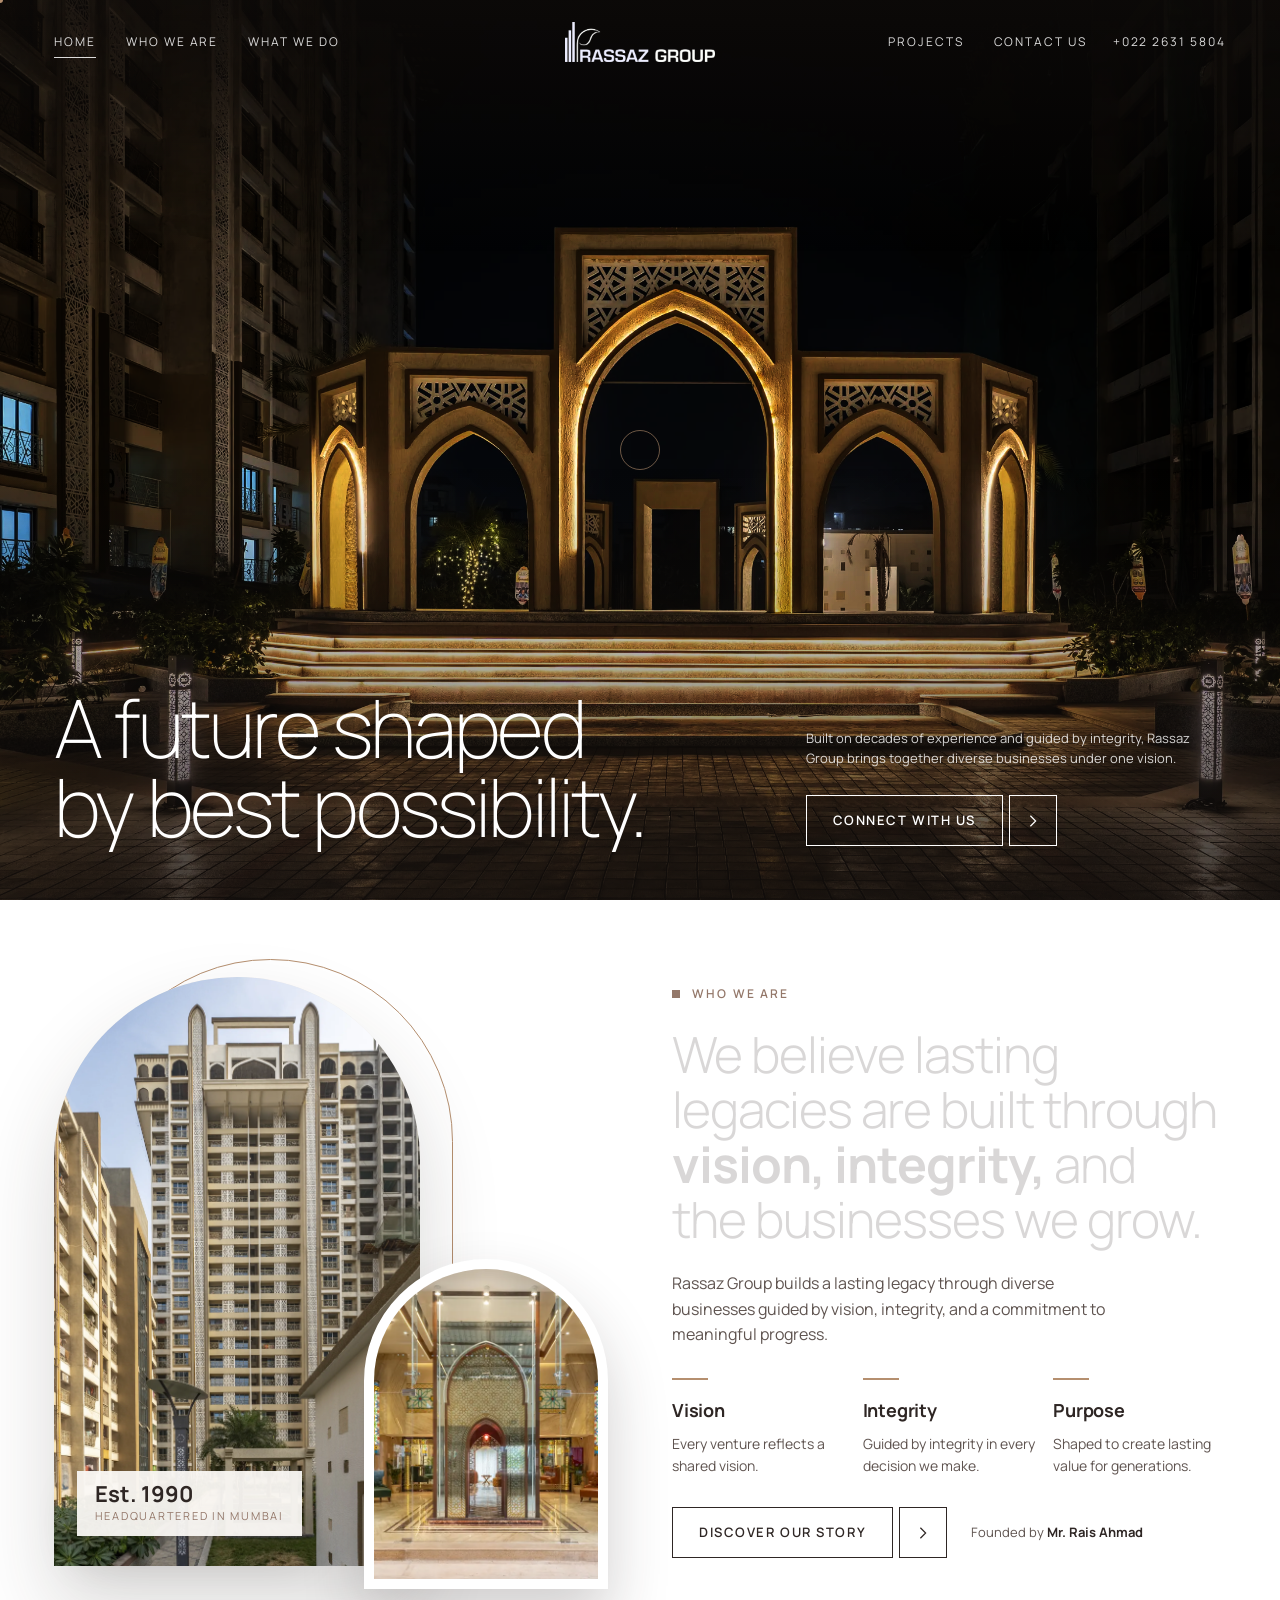
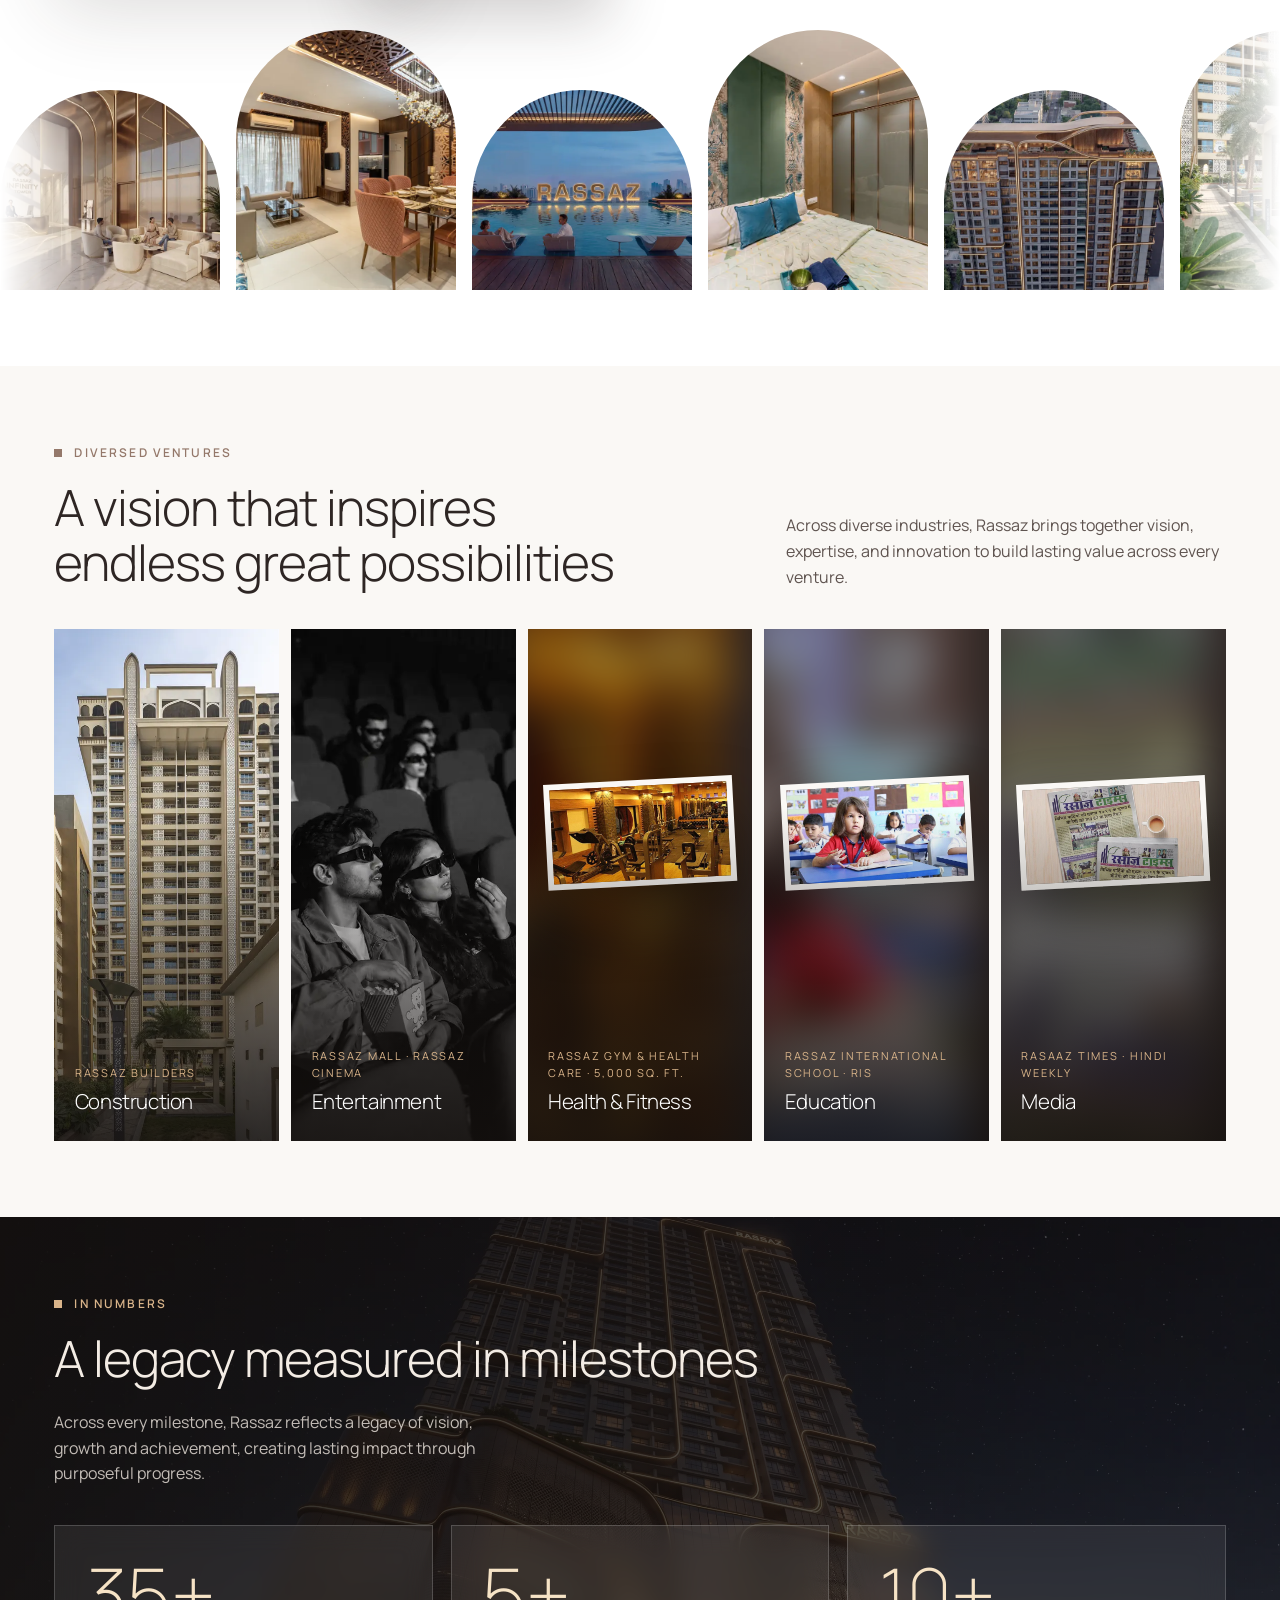
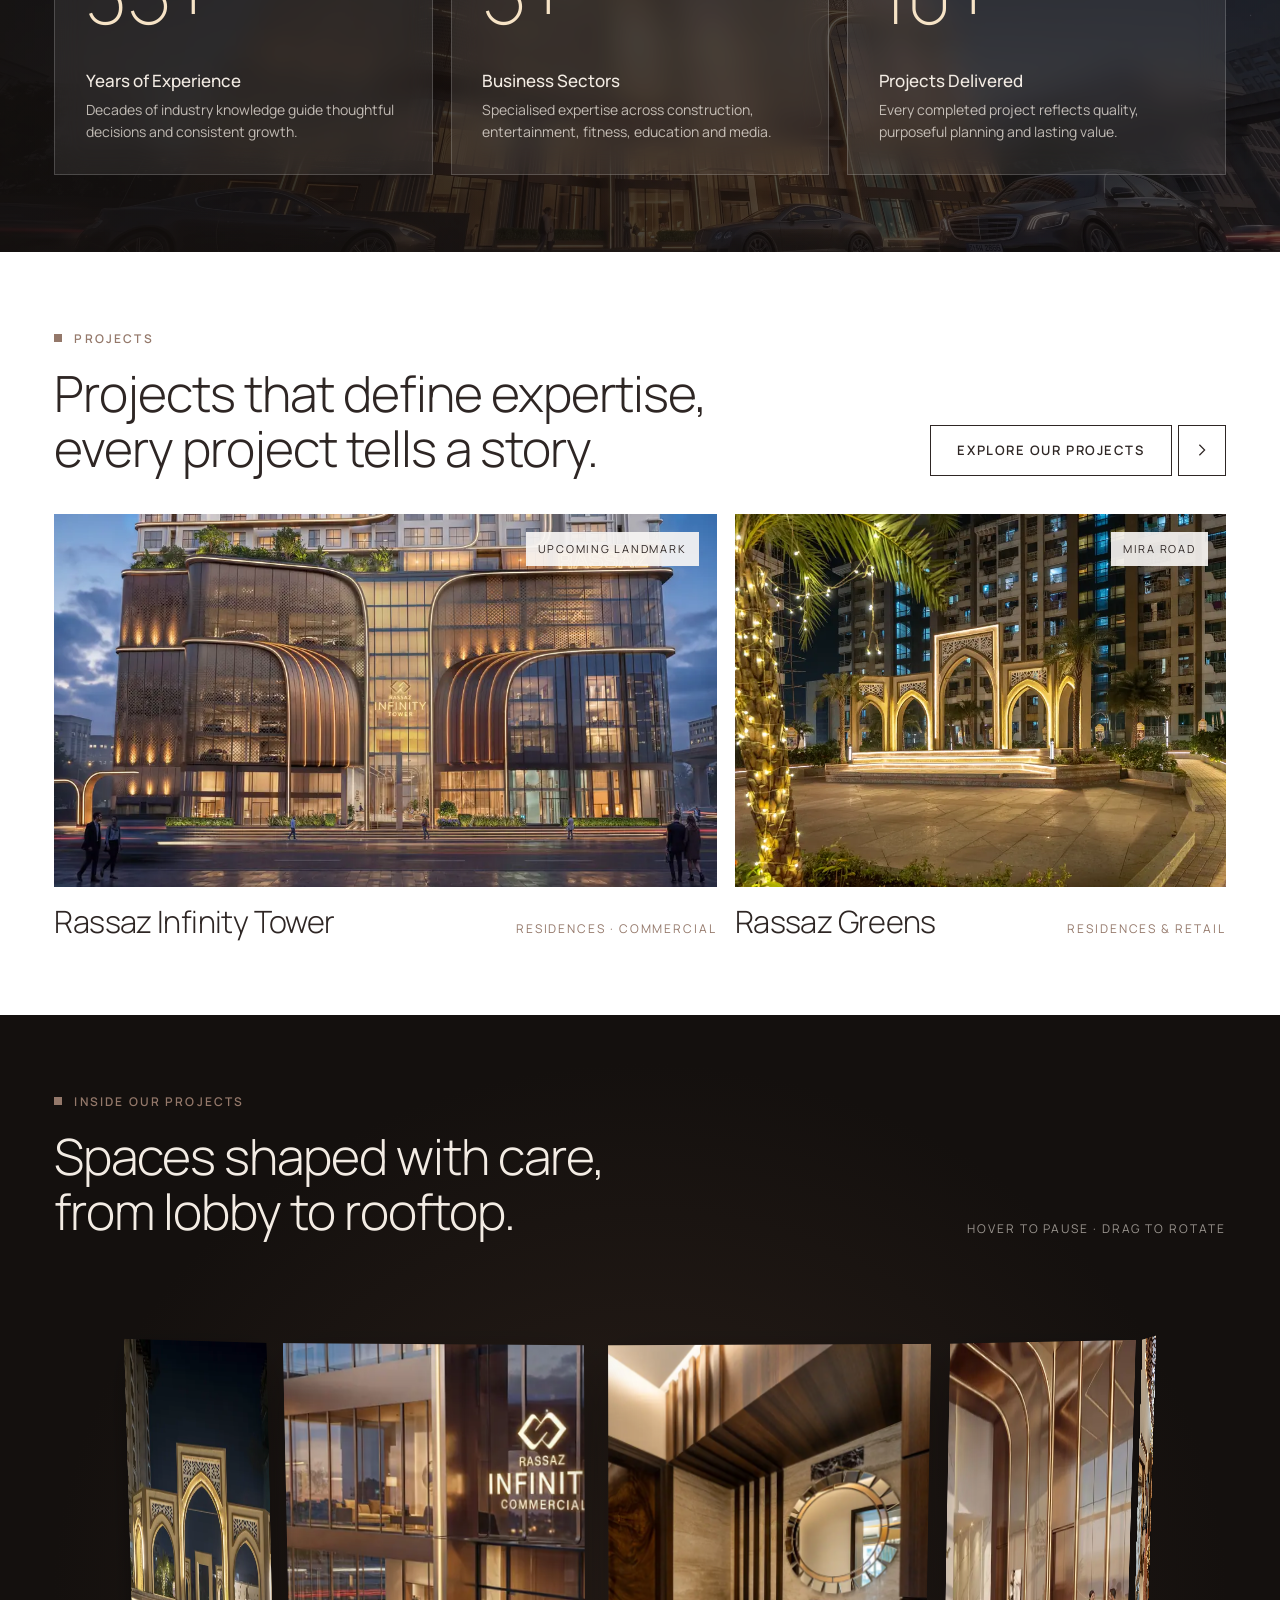
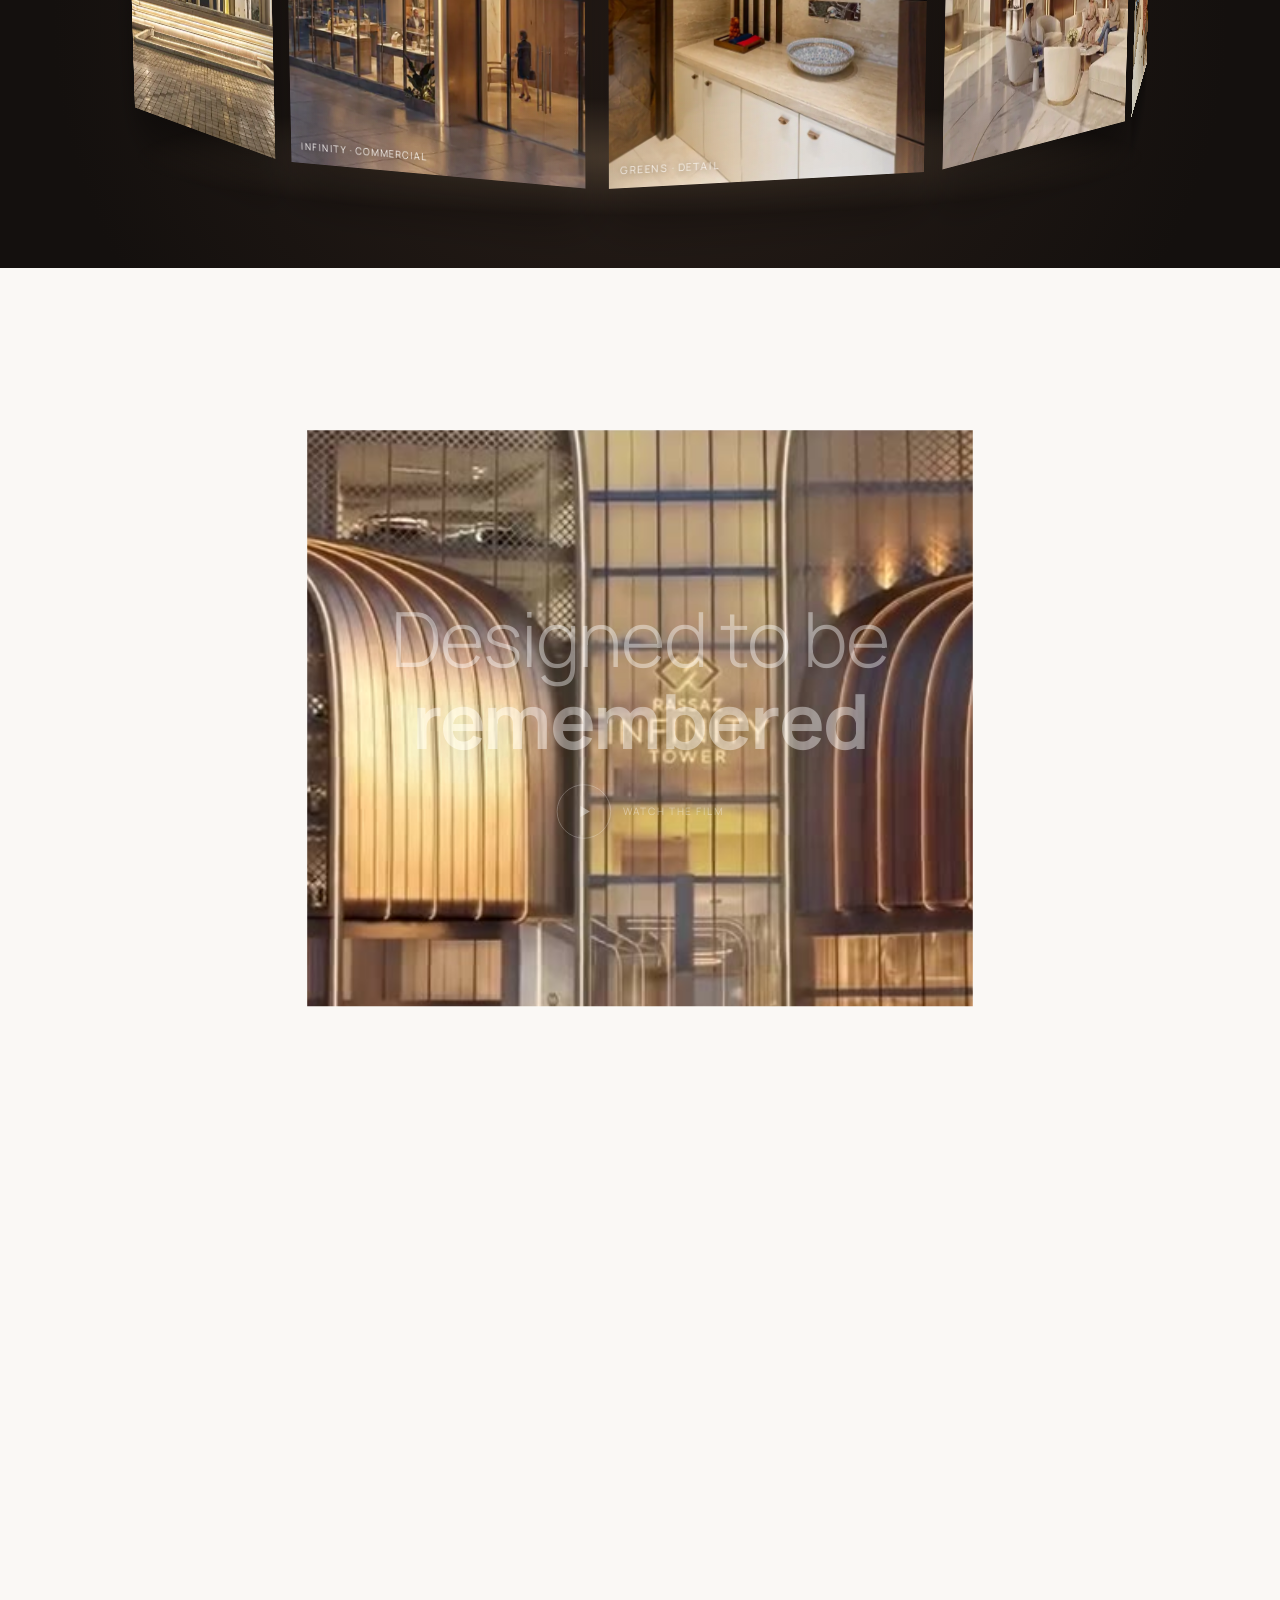
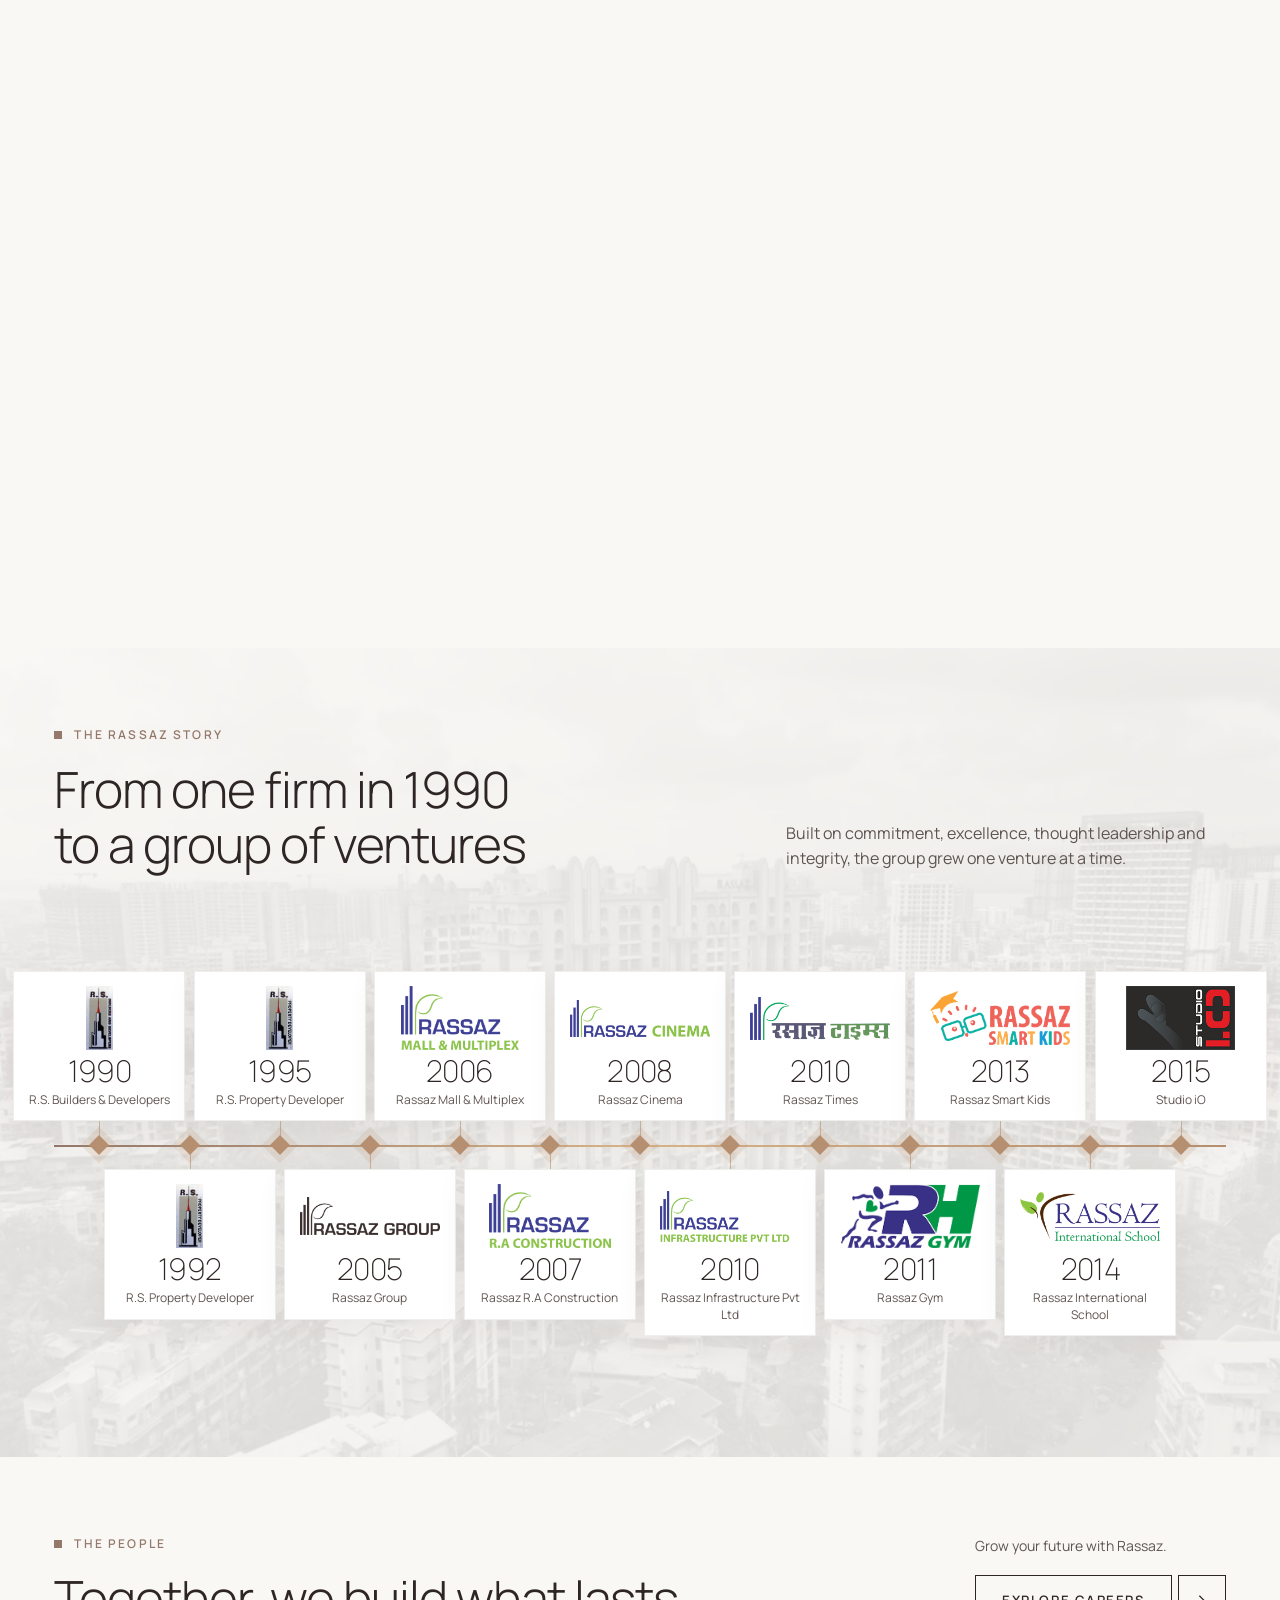
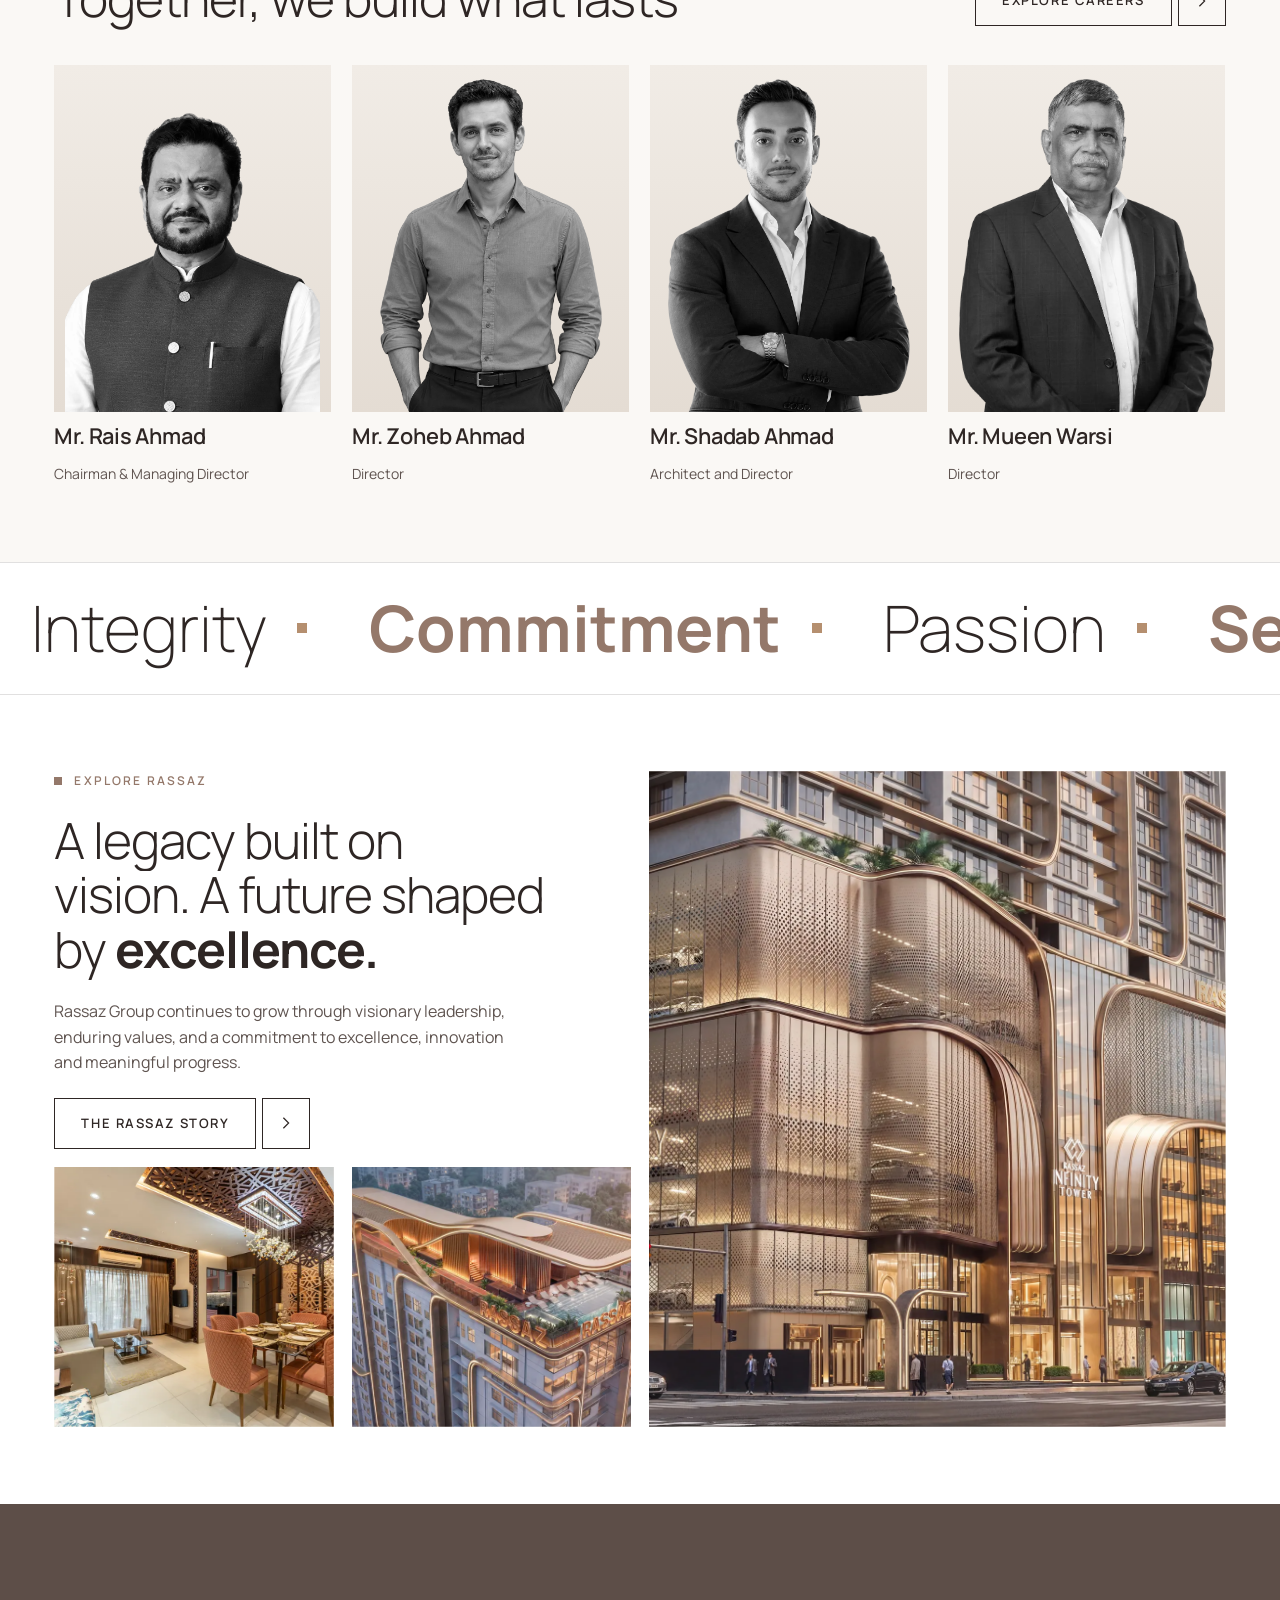
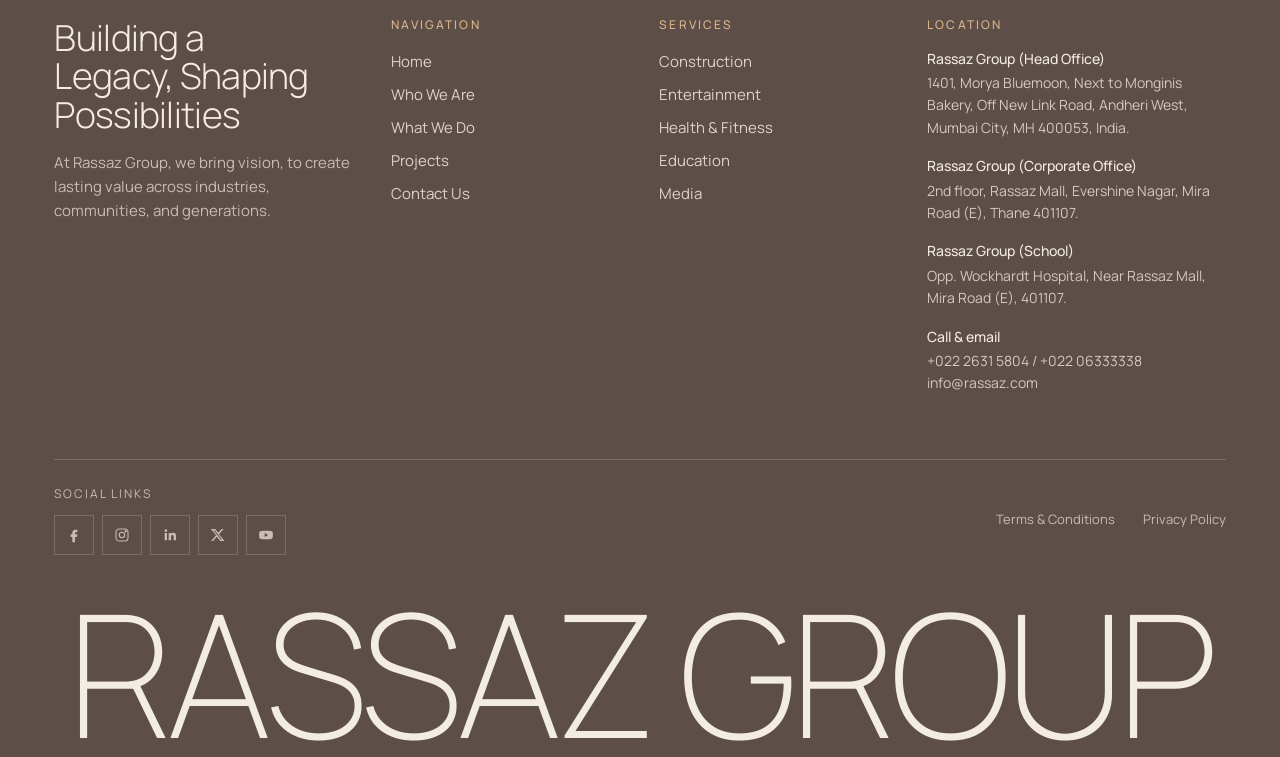
<file: index.html>
<!doctype html>
<html lang="en" class="no-js">
<head>
<meta charset="utf-8">
<meta name="viewport" content="width=device-width, initial-scale=1, viewport-fit=cover">
<title>Rassaz Group</title>
<meta name="claude:viewport-fit-sides" content="cover">
<meta name="description" content="Rassaz Group — a Mumbai conglomerate since 1990 across construction, entertainment, health & fitness, education and media. Home of Rassaz Infinity Tower and Rassaz Greens.">
<link rel="icon" href="assets/favicon.png">
<link rel="preconnect" href="https://fonts.googleapis.com">
<link rel="preconnect" href="https://fonts.gstatic.com" crossorigin>
<link rel="stylesheet" href="https://fonts.googleapis.com/css2?family=Manrope:wght@200;300;400;500;600;700;800&display=swap">
<link rel="stylesheet" href="assets/css/style.css">
</head>
<body>

<div class="preloader" aria-hidden="true">
  <div class="pl-inner">
    <img src="assets/logo-rassaz-white.png" alt="">
    <div class="pl-bar"><i></i></div>
    <div class="pl-count">000</div>
  </div>
</div>

<header class="header">
  <div class="h-in">
    <nav aria-label="Primary">
      <a href="#top" class="active">Home</a>
      <a href="#who">Who We Are</a>
      <a href="#ventures">What We Do</a>
    </nav>
    <a href="index.html" class="logo" aria-label="Rassaz Group home">
      <img class="lg-white" src="assets/logo-rassaz-white.png" alt="Rassaz Group">
      <img class="lg-dark" src="assets/logo-rassaz-dark.png" alt="">
    </a>
    <div class="h-right">
      <nav aria-label="Secondary">
        <a href="#projects">Projects</a>
        <a href="#contact">Contact Us</a>
      </nav>
      <span class="h-phone">+022 2631 5804</span>
      <button class="burger" aria-label="Open menu" aria-expanded="false"><i></i><i></i></button>
    </div>
  </div>
</header>

<div class="menu" aria-label="Menu">
  <ul>
    <li><a href="#top" data-img="a">Home</a></li>
    <li><a href="#who" data-img="b">Who We Are</a></li>
    <li><a href="#ventures" data-img="c">What We Do</a></li>
    <li><a href="infinity-tower.html" data-img="d">Infinity Tower</a></li>
    <li><a href="rassaz-greens.html" data-img="e">Rassaz Greens</a></li>
    <li><a href="#contact" data-img="a">Contact Us</a></li>
  </ul>
  <div class="m-media" aria-hidden="true">
    <img data-key="a" class="on" src="assets/img/infinity-night-sm.webp" alt="">
    <img data-key="b" src="assets/img/greens-lobby-sm.webp" alt="">
    <img data-key="c" src="assets/img/greens-tower-sm.webp" alt="">
    <img data-key="d" src="assets/img/infinity-aerial-sm.webp" alt="">
    <img data-key="e" src="assets/img/greens-night-arch-sm.webp" alt="">
  </div>
  <div class="m-meta"><span>info@rassaz.com</span><span>+022 2631 5804 / +022 06333338</span><span>Andheri West, Mumbai</span></div>
</div>

<main id="top">

<!-- HERO -->
<section class="hero" data-hero data-hero-gl data-slides='[{"src":"assets/img/infinity-aerial.webp","caption":"Rassaz Infinity Tower"},{"src":"assets/img/greens-night-arch.webp","caption":"Rassaz Greens"},{"src":"assets/img/infinity-night.webp","caption":"Rassaz Infinity Tower"}]'>
  <div class="hero-fallback" aria-hidden="true">
    <img class="on" src="assets/img/infinity-aerial.webp" alt="">
    <img src="assets/img/greens-night-arch.webp" alt="">
    <img src="assets/img/infinity-night.webp" alt="">
  </div>
  <div class="shade"></div>
  <div class="h-content">
    <div class="wrap">
      <div class="h-grid">
        <h1 class="t-hero" data-hero-split>A future shaped<br>by best possibility.</h1>
        <div class="h-side" data-hero-fade>
          <p>Built on decades of experience and guided by integrity, Rassaz Group brings together diverse businesses under one vision.</p>
          <a href="#contact" class="btn light" data-magnetic><span>Connect with us</span><span class="arr"><svg viewBox="0 0 16 16" fill="none" stroke="currentColor" stroke-width="1.4"><path d="M5 2l6 6-6 6"/></svg></span></a>
        </div>
      </div>
    </div>
  </div>
</section>

<!-- WHO WE ARE -->
<section class="section tight bg-paper" id="who">
  <div class="wrap">
    <div class="who3-grid">
      <div class="who3-visual" data-reveal>
        <div class="arch-line" aria-hidden="true"></div>
        <div class="arch arch-main"><img src="assets/img/greens-tower.webp" alt="Towers of Rassaz Greens rising above the podium"></div>
        <div class="arch arch-small"><img src="assets/img/greens-lobby-sm.webp" alt="Arched entrance lobby at Rassaz Greens"></div>
        <div class="who3-chip"><b>Est. 1990</b><span>Headquartered in Mumbai</span></div>
      </div>
      <div class="who3-copy">
        <span class="eyebrow" data-reveal>Who we are</span>
        <h2 class="t-l" data-scrub>We believe lasting legacies are built through <em>vision, integrity,</em> and the businesses we grow.</h2>
        <p class="lead" data-reveal>Rassaz Group builds a lasting legacy through diverse businesses guided by vision, integrity, and a commitment to meaningful progress.</p>
        <div class="pillars" data-stagger>
          <div class="pillar"><span class="pi-k">Vision</span><p>Every venture reflects a shared vision.</p></div>
          <div class="pillar"><span class="pi-k">Integrity</span><p>Guided by integrity in every decision we make.</p></div>
          <div class="pillar"><span class="pi-k">Purpose</span><p>Shaped to create lasting value for generations.</p></div>
        </div>
        <div class="who3-foot">
          <a href="#journey" class="btn" data-magnetic><span>Discover our story</span><span class="arr"><svg viewBox="0 0 16 16" fill="none" stroke="currentColor" stroke-width="1.4" aria-hidden="true"><path d="M5 2l6 6-6 6"></path></svg></span></a>
          <span class="sig">Founded by <b>Mr. Rais Ahmad</b></span>
        </div>
      </div>
    </div>
  </div>
  <div class="ribbon" aria-hidden="true"><div class="ribbon-row"><img src="assets/img/infinity-lobby-sm.webp" alt=""><img src="assets/img/greens-living-sm.webp" alt=""><img src="assets/img/infinity-pool-sm.webp" alt=""><img src="assets/img/greens-bedroom-4-sm.webp" alt=""><img src="assets/img/infinity-crown-sm.webp" alt=""><img src="assets/img/greens-garden-sm.webp" alt=""><img src="assets/img/infinity-gym-sm.webp" alt=""><img src="assets/img/greens-dining-2-sm.webp" alt=""><img src="assets/img/infinity-lounge-sm.webp" alt=""><img src="assets/img/greens-vanity-sm.webp" alt=""><img src="assets/img/infinity-wedding-sm.webp" alt=""><img src="assets/img/greens-night-arch-sm.webp" alt=""><img src="assets/img/infinity-lobby-sm.webp" alt=""><img src="assets/img/greens-living-sm.webp" alt=""><img src="assets/img/infinity-pool-sm.webp" alt=""><img src="assets/img/greens-bedroom-4-sm.webp" alt=""><img src="assets/img/infinity-crown-sm.webp" alt=""><img src="assets/img/greens-garden-sm.webp" alt=""><img src="assets/img/infinity-gym-sm.webp" alt=""><img src="assets/img/greens-dining-2-sm.webp" alt=""><img src="assets/img/infinity-lounge-sm.webp" alt=""><img src="assets/img/greens-vanity-sm.webp" alt=""><img src="assets/img/infinity-wedding-sm.webp" alt=""><img src="assets/img/greens-night-arch-sm.webp" alt=""></div></div>
</section>

<section class="section tight bg-cream" id="ventures">
  <div class="wrap">
    <div class="row-head">
      <div class="rh-l"><span class="eyebrow">Diversed ventures</span><h2 class="t-l" data-split>A vision that inspires endless great possibilities</h2></div>
      <div class="rh-r"><p class="lead">Across diverse industries, Rassaz brings together vision, expertise, and innovation to build lasting value across every venture.</p></div>
    </div>
    <div class="acc" data-reveal>
      <article class="acc-item"><img src="assets/img/greens-tower-sm.webp" alt="Towers of Rassaz Greens"><div class="acc-txt"><span class="acc-tag">Rassaz Builders</span><h3>Construction</h3><p>Creating thoughtfully planned spaces through quality construction, careful planning and architectural excellence.</p></div></article>
      <article class="acc-item"><img src="assets/img/pdf-cinema-sm.webp" alt="Audience watching a film at Rassaz Cinema"><div class="acc-txt"><span class="acc-tag">Rassaz Mall · Rassaz Cinema</span><h3>Entertainment</h3><p>Rassaz Mall in Mira Road with over 200 shops, and Rassaz Cinema, a twin multiplex with 400 seats per screen.</p></div></article>
      <article class="acc-item pic"><img class="blurbg" src="assets/img/venture-fitness.webp" alt=""><img class="card" src="assets/img/venture-fitness.webp" alt="Rassaz Gym at Rassaz Mall, Mira Road"><div class="acc-txt"><span class="acc-tag">Rassaz Gym &amp; Health Care · 5,000 sq. ft.</span><h3>Health &amp; Fitness</h3><p>At Rassaz Mall, Mira Road: weight training, cardio, steam and sauna, benchmarked to world standards.</p></div></article>
      <article class="acc-item pic"><img class="blurbg" src="assets/img/venture-education.webp" alt=""><img class="card" src="assets/img/venture-education.webp" alt="Student at Rassaz International School"><div class="acc-txt"><span class="acc-tag">Rassaz International School · RIS</span><h3>Education</h3><p>Innovative learning with traditional courseware in Mira Road (E), helping students explore beyond the classroom.</p></div></article>
      <article class="acc-item pic"><img class="blurbg" src="assets/img/venture-media.webp" alt=""><img class="card" src="assets/img/venture-media.webp" alt="Copies of Rasaaz Times newspaper"><div class="acc-txt"><span class="acc-tag">Rasaaz Times · Hindi weekly</span><h3>Media</h3><p>An affordable Hindi weekly newspaper offering unbiased reporting for its community.</p></div></article>
    </div>
  </div>
</section>

<section class="section tight stats-band">
  <img src="assets/img/infinity-night.webp" alt="">
  <div class="wrap">
    <div class="row-head">
      <div class="rh-l"><span class="eyebrow">In numbers</span><h2 class="t-l" data-split>A legacy measured in milestones</h2></div>
      <div class="rh-r"><p class="lead">Across every milestone, Rassaz reflects a legacy of vision, growth and achievement, creating lasting impact through purposeful progress.</p></div>
    </div>
    <div class="glass-row" data-stagger>
      <div class="glass"><div class="n" data-count="35" data-suffix="+">35+</div><div><h3>Years of Experience</h3><p>Decades of industry knowledge guide thoughtful decisions and consistent growth.</p></div></div>
      <div class="glass"><div class="n" data-count="5" data-suffix="+">5+</div><div><h3>Business Sectors</h3><p>Specialised expertise across construction, entertainment, fitness, education and media.</p></div></div>
      <div class="glass"><div class="n" data-count="10" data-suffix="+">10+</div><div><h3>Projects Delivered</h3><p>Every completed project reflects quality, purposeful planning and lasting value.</p></div></div>
    </div>
  </div>
</section>

<section class="section tight bg-paper" id="projects">
  <div class="wrap">
    <div class="row-head">
      <div class="rh-l"><span class="eyebrow">Projects</span><h2 class="t-l" data-split>Projects that define expertise, every project tells a story.</h2></div>
      <div class="rh-r"><a href="#gallery" class="btn" data-magnetic><span>Explore our projects</span><span class="arr"><svg viewBox="0 0 16 16" fill="none" stroke="currentColor" stroke-width="1.4" aria-hidden="true"><path d="M5 2l6 6-6 6"></path></svg></span></a></div>
    </div>
    <div class="p-grid2">
      <a href="infinity-tower.html" class="p-card" data-cursor="Explore">
        <div class="media tilt-css" data-tilt="4"><span class="badge">Upcoming landmark</span><video src="assets/video/infinity-loop.mp4" poster="assets/img/infinity-facade-sm.webp" muted="" loop="" autoplay="" playsinline="" aria-hidden="true"></video></div>
        <div class="p-info"><h3>Rassaz Infinity Tower</h3><span class="p-loc">Residences · Commercial</span></div>
      </a>
      <a href="rassaz-greens.html" class="p-card" data-cursor="Explore">
        <div class="media tilt-css zoomy" data-tilt="4"><span class="badge">Mira Road</span><img src="assets/img/greens-night-palm-sm.webp" alt="Rassaz Greens courtyard with lit arches at night"></div>
        <div class="p-info"><h3>Rassaz Greens</h3><span class="p-loc">Residences &amp; Retail</span></div>
      </a>
    </div>
  </div>
</section>

<!-- 3D RING GALLERY -->
<section class="section tight ring-sec" id="gallery">
  <div class="wrap">
    <div class="row-head" style="margin-bottom:0">
      <div class="rh-l"><span class="eyebrow">Inside our projects</span><h2 class="t-l">Spaces shaped with care, from lobby to rooftop.</h2></div>
      <span class="ring-hint">Hover to pause · Drag to rotate</span>
    </div>
  </div>
  <div class="ring-stage" data-ring data-cursor="Drag">
    <div class="ring">
      <figure><img src="assets/img/infinity-lobby-sm.webp" alt="Infinity Tower lobby" loading="lazy" draggable="false"><figcaption>Infinity · Lobby</figcaption></figure>
      <figure><img src="assets/img/greens-living-sm.webp" alt="Rassaz Greens living room" loading="lazy" draggable="false"><figcaption>Greens · Living</figcaption></figure>
      <figure><img src="assets/img/infinity-pool-sm.webp" alt="Infinity Tower rooftop pool" loading="lazy" draggable="false"><figcaption>Infinity · Rooftop pool</figcaption></figure>
      <figure><img src="assets/img/greens-bedroom-4-sm.webp" alt="Rassaz Greens bedroom" loading="lazy" draggable="false"><figcaption>Greens · Bedroom</figcaption></figure>
      <figure><img src="assets/img/infinity-banquet-sm.webp" alt="Infinity Tower banquet hall" loading="lazy" draggable="false"><figcaption>Infinity · Banquet</figcaption></figure>
      <figure><img src="assets/img/greens-garden-sm.webp" alt="Rassaz Greens podium garden" loading="lazy" draggable="false"><figcaption>Greens · Podium garden</figcaption></figure>
      <figure><img src="assets/img/infinity-gym-sm.webp" alt="Infinity Tower gym" loading="lazy" draggable="false"><figcaption>Infinity · Gym</figcaption></figure>
      <figure><img src="assets/img/greens-dining-2-sm.webp" alt="Rassaz Greens dining" loading="lazy" draggable="false"><figcaption>Greens · Dining</figcaption></figure>
      <figure><img src="assets/img/infinity-lounge-sm.webp" alt="Infinity Tower terrace lounge" loading="lazy" draggable="false"><figcaption>Infinity · Terrace</figcaption></figure>
      <figure><img src="assets/img/greens-night-arch-sm.webp" alt="Rassaz Greens arches at night" loading="lazy" draggable="false"><figcaption>Greens · By night</figcaption></figure>
      <figure><img src="assets/img/infinity-commercial-sm.webp" alt="Rassaz Infinity Commercial entrance" loading="lazy" draggable="false"><figcaption>Infinity · Commercial</figcaption></figure>
      <figure><img src="assets/img/greens-vanity-sm.webp" alt="Rassaz Greens vanity detail" loading="lazy" draggable="false"><figcaption>Greens · Detail</figcaption></figure>
    </div>
  </div>
</section>

<!-- FILM -->
<section class="film" data-film aria-label="Rassaz Infinity Tower film">
  <div class="f-sticky">
    <div class="f-frame">
      <video src="assets/video/infinity-loop.mp4" muted loop playsinline autoplay preload="metadata" poster="assets/video/infinity-poster.jpg" aria-hidden="true"></video>
    </div>
    <div class="f-title">
      <div style="display:grid;justify-items:center">
        <h2>Designed to be<br><em>remembered</em></h2>
        <button class="play" data-video="assets/video/infinity-tower-film.mp4" data-caption="Rassaz Infinity Tower — film" data-cursor="Play"><i><svg viewBox="0 0 16 16" fill="currentColor"><path d="M3 1.5v13L14 8z"/></svg></i>Watch the film</button>
      </div>
    </div>
  </div>
</section>

<!-- JOURNEY -->
<section class="section tight tl-sec" id="journey">
  <img class="tl-bg" src="assets/img/greens-aerial-sm.webp" alt="">
  <div class="wrap">
    <div class="row-head">
      <div class="rh-l"><span class="eyebrow">The Rassaz story</span><h2 class="t-l" data-split>From one firm in 1990 to a group of ventures</h2></div>
      <div class="rh-r"><p class="lead">Built on commitment, excellence, thought leadership and integrity, the group grew one venture at a time.</p></div>
    </div>
    <div class="tl3">
      <div class="m"><div class="card"><div class="logo-box"><img src="assets/img/milestones/1990-rs-associates.png" alt="R.S. Builders &amp; Developers logo"></div><span class="y">1990</span><span class="e">R.S. Builders &amp; Developers</span></div></div>
      <div class="m"><div class="card"><div class="logo-box"><img src="assets/img/milestones/1992-rs-property-developer.png" alt="R.S. Property Developer logo"></div><span class="y">1992</span><span class="e">R.S. Property Developer</span></div></div>
      <div class="m"><div class="card"><div class="logo-box"><img src="assets/img/milestones/1992-rs-property-developer.png" alt="R.S. Property Developer logo"></div><span class="y">1995</span><span class="e">R.S. Property Developer</span></div></div>
      <div class="m"><div class="card"><div class="logo-box"><img src="assets/logo-rassaz-dark.png" alt="Rassaz Group logo"></div><span class="y">2005</span><span class="e">Rassaz Group</span></div></div>
      <div class="m"><div class="card"><div class="logo-box"><img src="assets/img/milestones/2006-rassaz-multiplex.png" alt="Rassaz Mall &amp; Multiplex logo"></div><span class="y">2006</span><span class="e">Rassaz Mall &amp; Multiplex</span></div></div>
      <div class="m"><div class="card"><div class="logo-box"><img src="assets/img/milestones/2007-rassaz-construction.png" alt="Rassaz R.A Construction logo"></div><span class="y">2007</span><span class="e">Rassaz R.A Construction</span></div></div>
      <div class="m"><div class="card"><div class="logo-box"><img src="assets/img/milestones/2008-rassaz-cinema.png" alt="Rassaz Cinema logo"></div><span class="y">2008</span><span class="e">Rassaz Cinema</span></div></div>
      <div class="m"><div class="card"><div class="logo-box"><img src="assets/img/milestones/2010-rassaz-infra.png" alt="Rassaz Infrastructure Pvt Ltd logo"></div><span class="y">2010</span><span class="e">Rassaz Infrastructure Pvt Ltd</span></div></div>
      <div class="m"><div class="card"><div class="logo-box"><img src="assets/img/milestones/2010-rassaz-times.png" alt="Rassaz Times logo"></div><span class="y">2010</span><span class="e">Rassaz Times</span></div></div>
      <div class="m"><div class="card"><div class="logo-box"><img src="assets/img/milestones/2011-rassaz-health.png" alt="Rassaz Gym logo"></div><span class="y">2011</span><span class="e">Rassaz Gym</span></div></div>
      <div class="m"><div class="card"><div class="logo-box"><img src="assets/img/milestones/2013-rassaz-smart-kids.png" alt="Rassaz Smart Kids logo"></div><span class="y">2013</span><span class="e">Rassaz Smart Kids</span></div></div>
      <div class="m"><div class="card"><div class="logo-box"><img src="assets/img/milestones/2014-rassaz-school.png" alt="Rassaz International School logo"></div><span class="y">2014</span><span class="e">Rassaz International School</span></div></div>
      <div class="m"><div class="card"><div class="logo-box"><img src="assets/img/milestones/2015-studio-io.png" alt="Studio iO logo"></div><span class="y">2015</span><span class="e">Studio iO</span></div></div>
    </div>
  </div>
</section>

<section class="section tight bg-cream">
  <div class="wrap">
    <div class="row-head">
      <div class="rh-l"><span class="eyebrow">The people</span><h2 class="t-l" data-split>Together, we build what lasts</h2></div>
      <div class="rh-r"><p class="small">Grow your future with Rassaz.</p><a href="#contact" class="btn" data-magnetic><span>Explore careers</span><span class="arr"><svg viewBox="0 0 16 16" fill="none" stroke="currentColor" stroke-width="1.4" aria-hidden="true"><path d="M5 2l6 6-6 6"></path></svg></span></a></div>
    </div>
    <div class="people" data-stagger>
      <article class="person"><div class="ph tilt-css" data-tilt="5"><img class="bw" src="assets/img/leader-rais-ahmad.webp" alt="Mr. Rais Ahmad"></div><h3>Mr. Rais Ahmad</h3><p>Chairman &amp; Managing Director</p></article>
      <article class="person"><div class="ph tilt-css" data-tilt="5"><img class="bw" src="assets/img/leader-zoheb-ahmad.webp" alt="Mr. Zoheb Ahmad"></div><h3>Mr. Zoheb Ahmad</h3><p>Director</p></article>
      <article class="person"><div class="ph tilt-css" data-tilt="5"><img src="assets/img/leader-shadab-ahmad.webp" alt="Mr. Shadab Ahmad"></div><h3>Mr. Shadab Ahmad</h3><p>Architect and Director</p></article>
      <article class="person"><div class="ph tilt-css" data-tilt="5"><img class="bw" src="assets/img/leader-mueen-warsi.webp" alt="Mr. Mueen Warsi"></div><h3>Mr. Mueen Warsi</h3><p>Director</p></article>
    </div>
  </div>
</section>

<div class="marquee" aria-label="Our values: Integrity, Commitment, Passion, Seamlessness, Speed, Excellence, Unity, Responsibility, Pioneering">
  <div class="m-row" aria-hidden="true">
    <span>Integrity</span><span>Commitment</span><span>Passion</span><span>Seamlessness</span><span>Speed</span><span>Excellence</span><span>Unity</span><span>Responsibility</span><span>Pioneering</span>
    <span>Integrity</span><span>Commitment</span><span>Passion</span><span>Seamlessness</span><span>Speed</span><span>Excellence</span><span>Unity</span><span>Responsibility</span><span>Pioneering</span>
  </div>
</div>

<section class="section tight bg-paper">
  <div class="wrap">
    <div class="ex-bento">
      <div class="xb-txt">
        <span class="eyebrow">Explore Rassaz</span>
        <h2 class="t-l" data-split>A legacy built on vision. A future shaped by <em>excellence.</em></h2>
        <p class="lead" data-reveal>Rassaz Group continues to grow through visionary leadership, enduring values, and a commitment to excellence, innovation and meaningful progress.</p>
        <a href="#journey" class="btn" data-magnetic><span>The Rassaz story</span><span class="arr"><svg viewBox="0 0 16 16" fill="none" stroke="currentColor" stroke-width="1.4" aria-hidden="true"><path d="M5 2l6 6-6 6"></path></svg></span></a>
      </div>
      <div class="media xb-a tilt-css zoomy" data-clip><img src="assets/img/infinity-street.webp" alt="Rassaz Infinity Tower podium at street level"></div>
      <div class="media xb-b tilt-css" data-clip="left"><img src="assets/img/greens-living-sm.webp" alt="Living and dining room at Rassaz Greens"></div>
      <div class="media xb-c tilt-css" data-clip="right"><img src="assets/img/infinity-crown-2-sm.webp" alt="Rooftop terrace at Rassaz Infinity Tower"></div>
    </div>
  </div>
</section>

</main>

<footer class="footer" id="contact">
  <div class="wrap">
    <div class="f-grid">
      <div class="f-brand">
        <h3>Building a Legacy, Shaping Possibilities</h3>
        <p>At Rassaz Group, we bring vision, to create lasting value across industries, communities, and generations.</p>
      </div>
      <div>
        <h4>Navigation</h4>
        <ul><li><a href="#top">Home</a></li><li><a href="#who">Who We Are</a></li><li><a href="#ventures">What We Do</a></li><li><a href="#projects">Projects</a></li><li><a href="#contact">Contact Us</a></li></ul>
      </div>
      <div>
        <h4>Services</h4>
        <ul><li><a href="#ventures">Construction</a></li><li><a href="#ventures">Entertainment</a></li><li><a href="#ventures">Health &amp; Fitness</a></li><li><a href="#ventures">Education</a></li><li><a href="#ventures">Media</a></li></ul>
      </div>
      <div class="f-addr">
        <h4 style="margin-bottom:0">Location</h4>
        <div><b>Rassaz Group (Head Office)</b>1401, Morya Bluemoon, Next to Monginis Bakery, Off New Link Road, Andheri West, Mumbai City, MH 400053, India.</div>
        <div><b>Rassaz Group (Corporate Office)</b>2nd floor, Rassaz Mall, Evershine Nagar, Mira Road (E), Thane 401107.</div>
        <div><b>Rassaz Group (School)</b>Opp. Wockhardt Hospital, Near Rassaz Mall, Mira Road (E), 401107.</div>
        <div><b>Call &amp; email</b>+022 2631 5804 / +022 06333338<br>info@rassaz.com</div>
      </div>
    </div>
    <div class="f-bottom">
      <div style="display:grid;gap:12px">
        <span style="font-size:12px;letter-spacing:.16em;text-transform:uppercase">Social links</span>
        <div class="social">
          <a href="#" aria-label="Facebook"><svg viewBox="0 0 24 24" fill="currentColor"><path d="M14 8h3V4h-3c-2.8 0-4.5 1.8-4.5 4.6V11H7v4h2.5v8h4v-8h3l.5-4h-3.5V8.8c0-.5.3-.8.5-.8z"/></svg></a>
          <a href="#" aria-label="Instagram"><svg viewBox="0 0 24 24" fill="none" stroke="currentColor" stroke-width="1.6"><rect x="3" y="3" width="18" height="18" rx="5"/><circle cx="12" cy="12" r="4"/><circle cx="17.5" cy="6.5" r=".8" fill="currentColor"/></svg></a>
          <a href="#" aria-label="LinkedIn"><svg viewBox="0 0 24 24" fill="currentColor"><path d="M4 9h3.5v11H4zM5.8 3.5a2 2 0 110 4 2 2 0 010-4zM10 9h3.3v1.6c.5-.9 1.7-1.9 3.5-1.9 3.6 0 4.2 2.3 4.2 5.4V20h-3.5v-5.2c0-1.3 0-2.9-1.8-2.9s-2.1 1.4-2.1 2.8V20H10z"/></svg></a>
          <a href="#" aria-label="X"><svg viewBox="0 0 24 24" fill="currentColor"><path d="M17.5 3h3l-7 8 8.2 10h-6.4l-5-6.2L4.6 21H1.6l7.5-8.6L1.3 3h6.6l4.5 5.7zm-1.1 16.2h1.7L7 4.7H5.2z"/></svg></a>
          <a href="#" aria-label="YouTube"><svg viewBox="0 0 24 24" fill="currentColor"><path d="M22 8.2a3 3 0 00-2.1-2.1C18 5.6 12 5.6 12 5.6s-6 0-7.9.5A3 3 0 002 8.2 31 31 0 001.6 12 31 31 0 002 15.8a3 3 0 002.1 2.1c1.9.5 7.9.5 7.9.5s6 0 7.9-.5a3 3 0 002.1-2.1 31 31 0 00.4-3.8 31 31 0 00-.4-3.8zM10 15V9l5.2 3z"/></svg></a>
        </div>
      </div>
      <div style="display:flex;gap:28px"><a href="#">Terms &amp; Conditions</a><a href="#">Privacy Policy</a></div>
    </div>
    <div class="f-word" aria-hidden="true">RASSAZ GROUP</div>
  </div>
</footer>

<script src="assets/vendor/gsap.min.js"></script>
<script src="assets/vendor/ScrollTrigger.min.js"></script>
<script src="assets/vendor/lenis.min.js"></script>
<script src="assets/js/main.js"></script>
<script type="module" src="assets/js/hero-gl.js"></script>
</body>
</html>
</file>
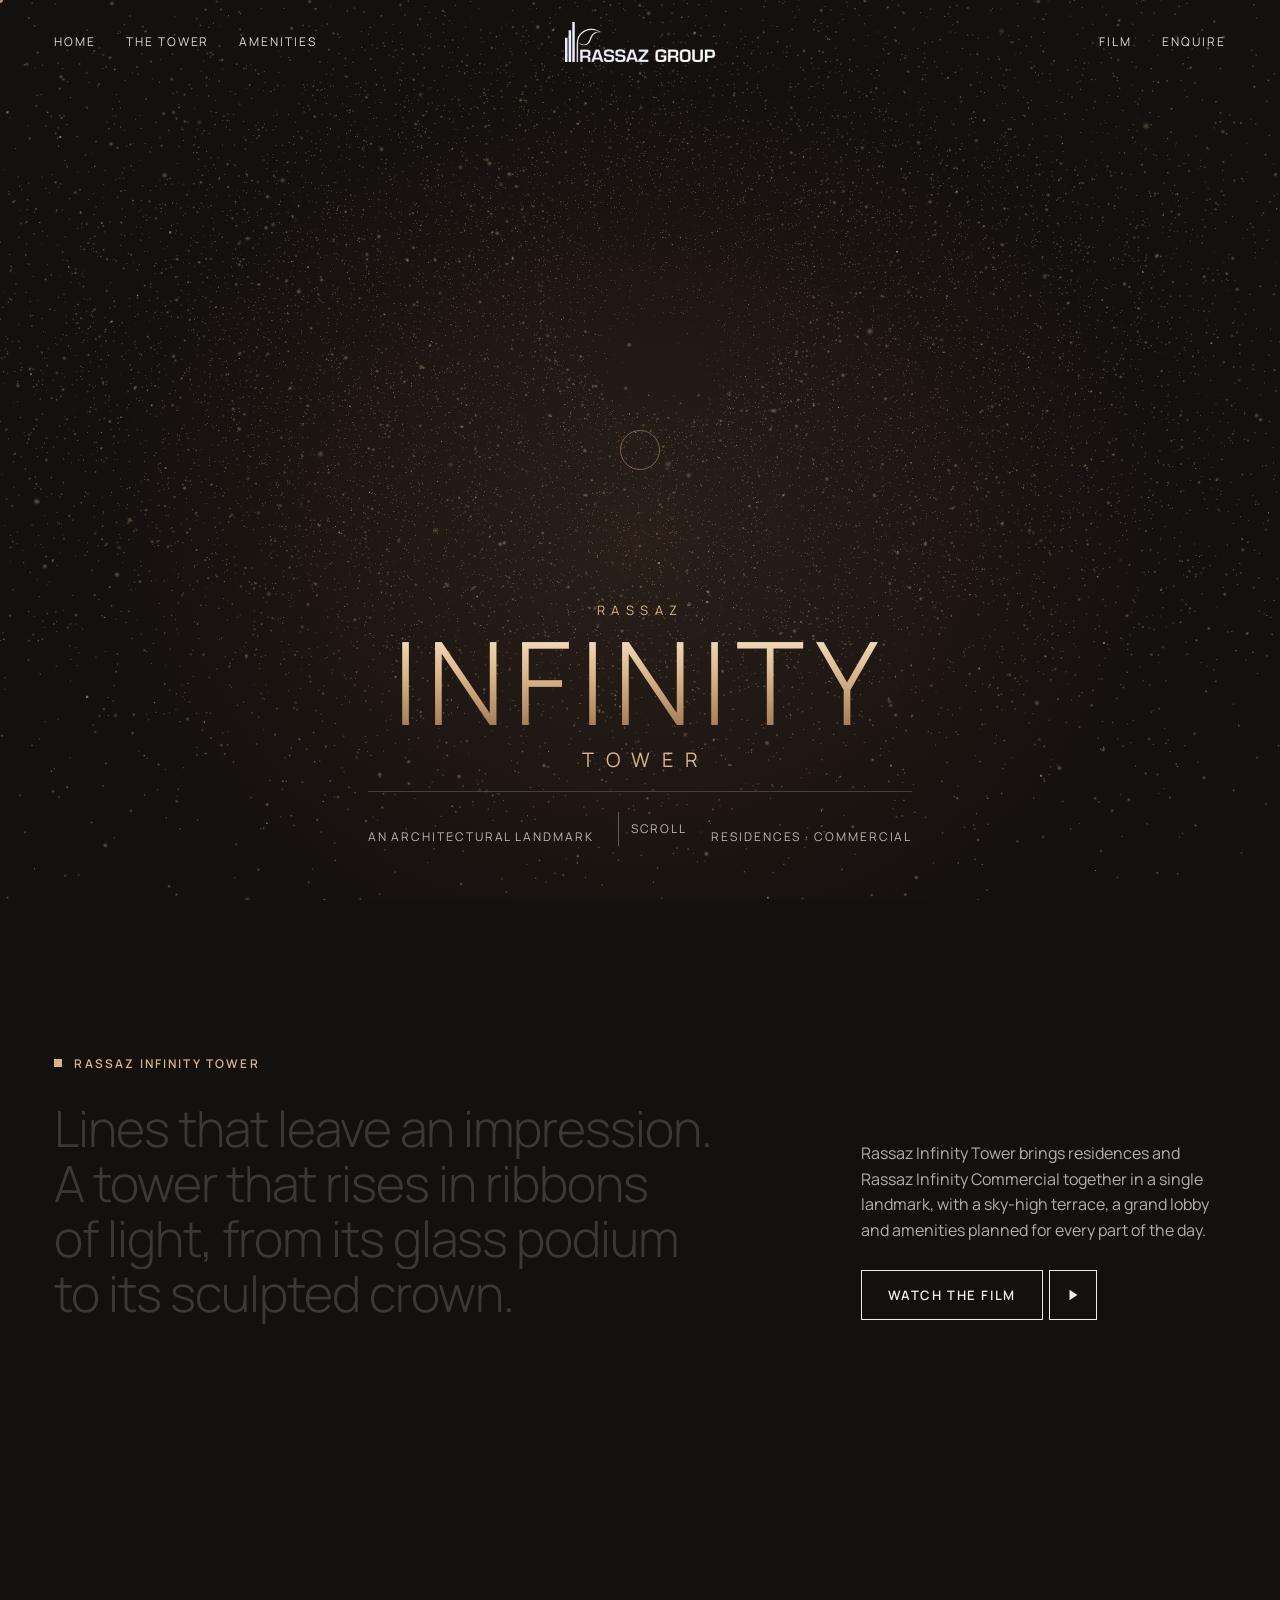
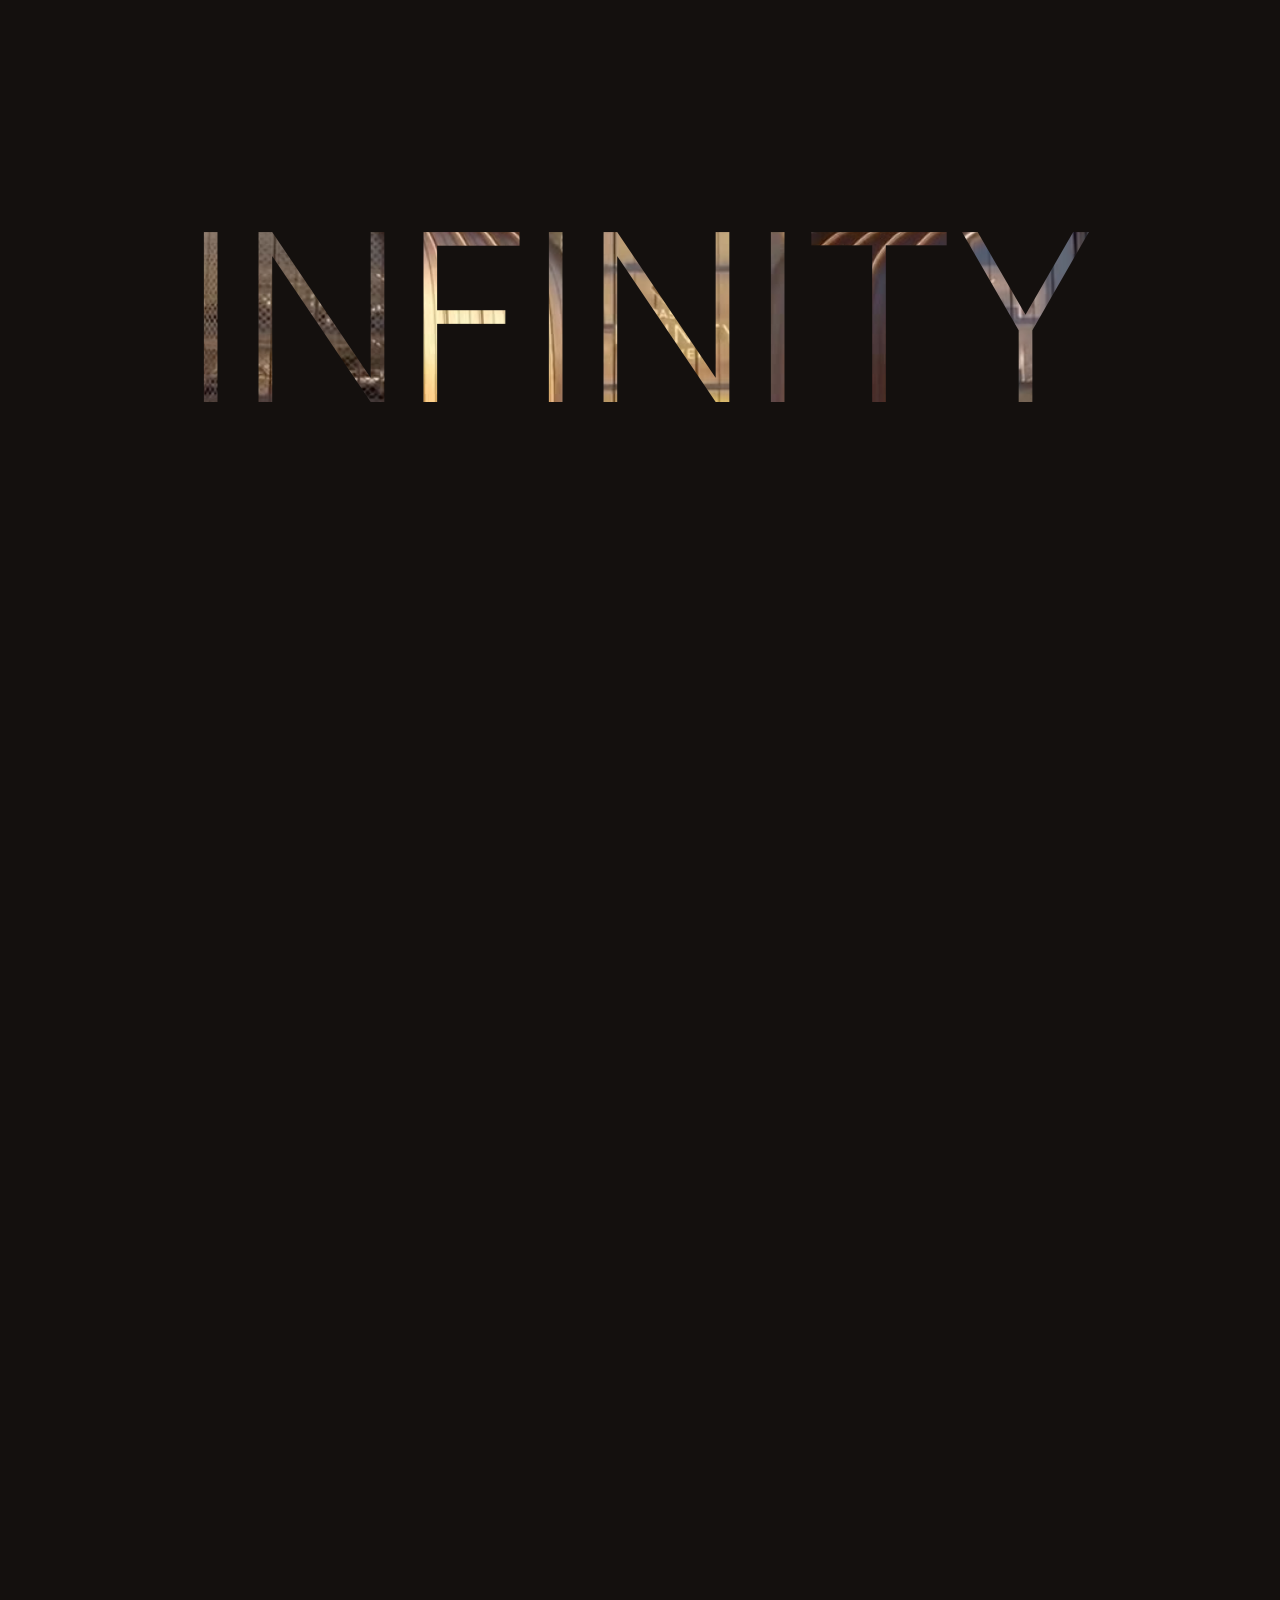
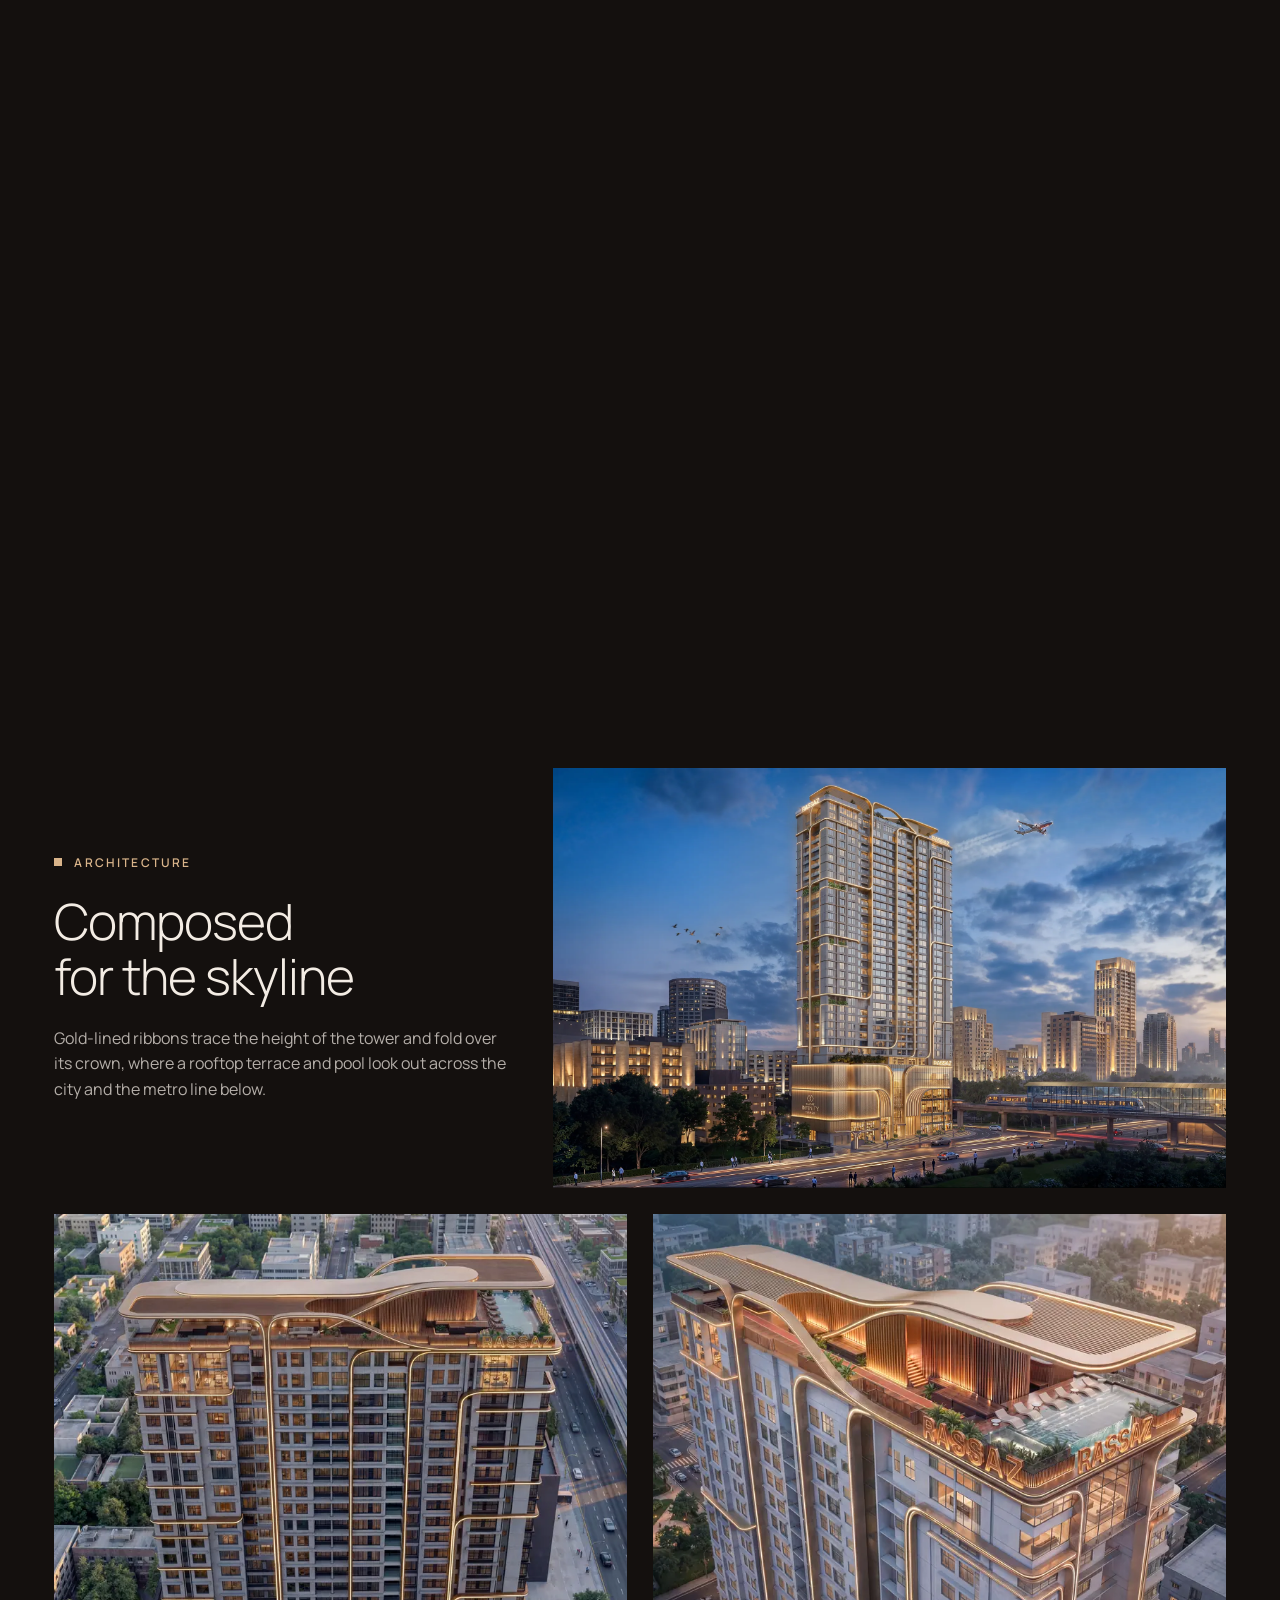
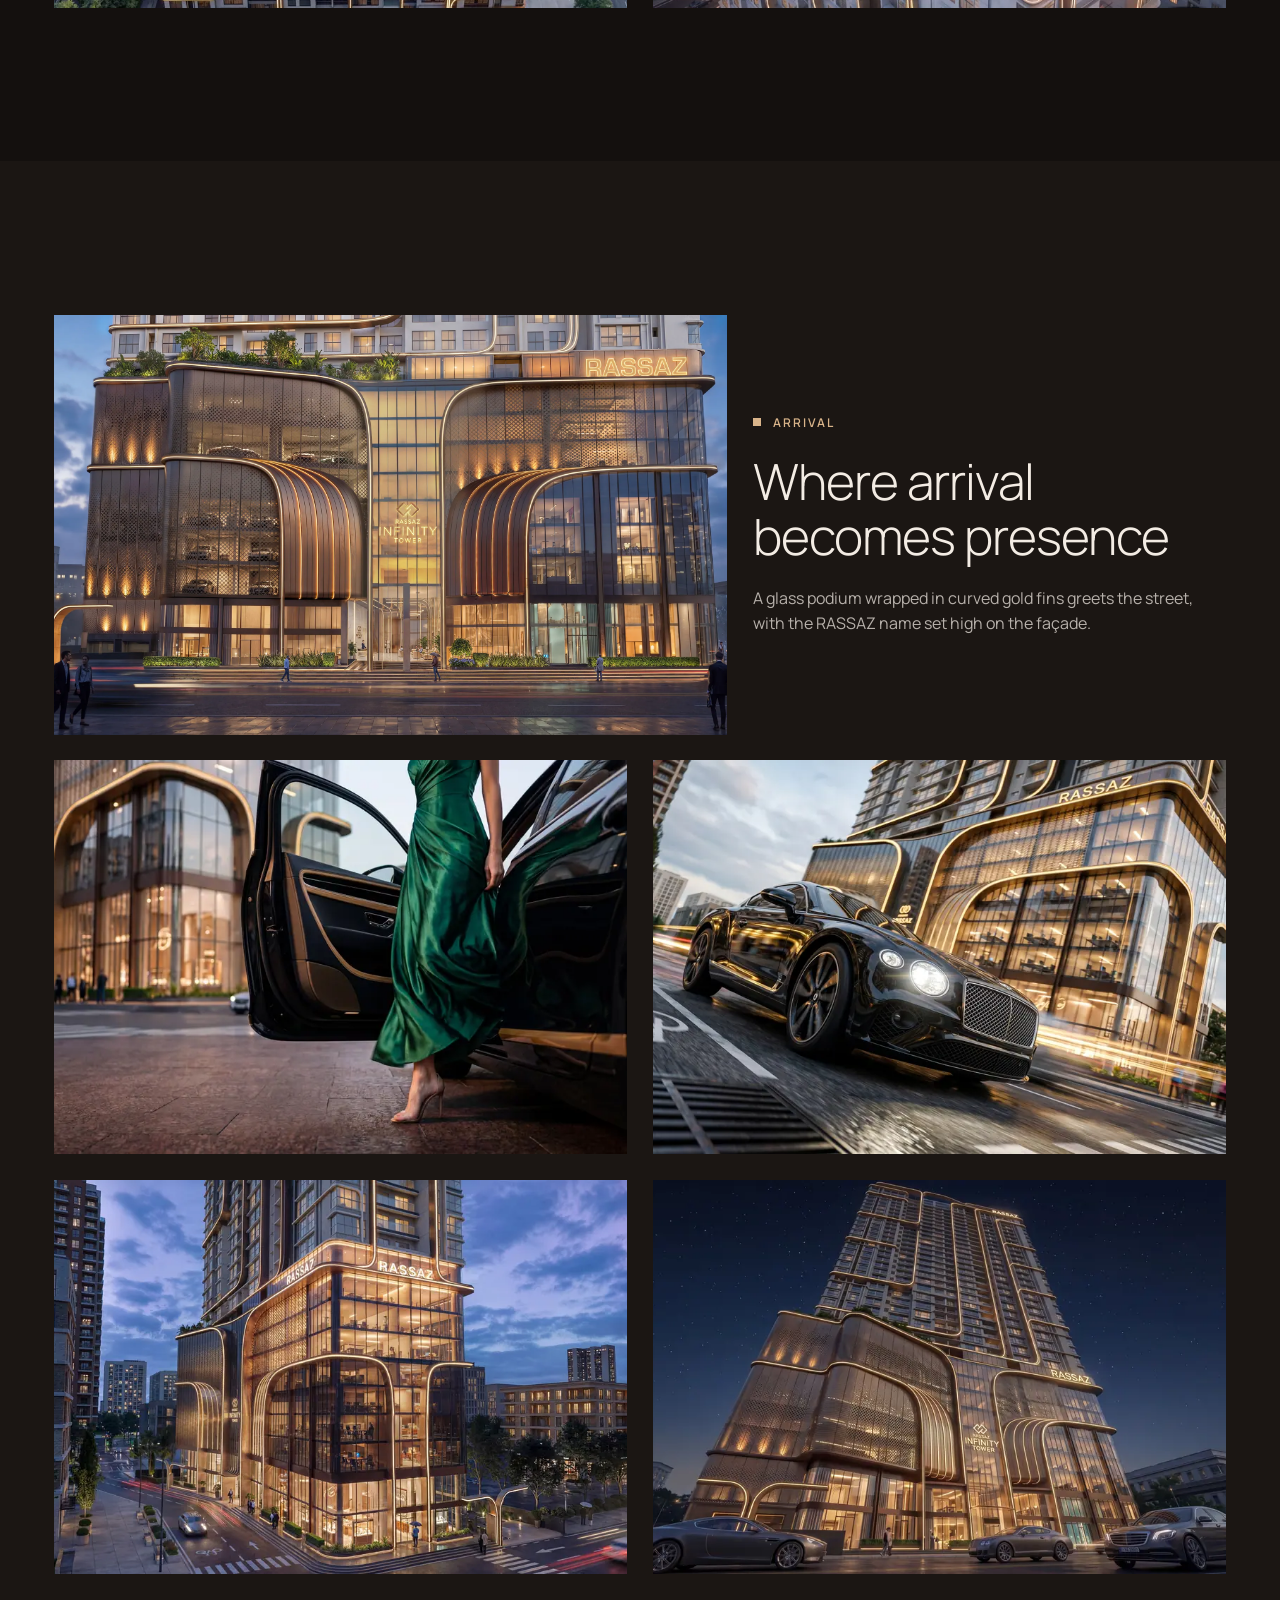
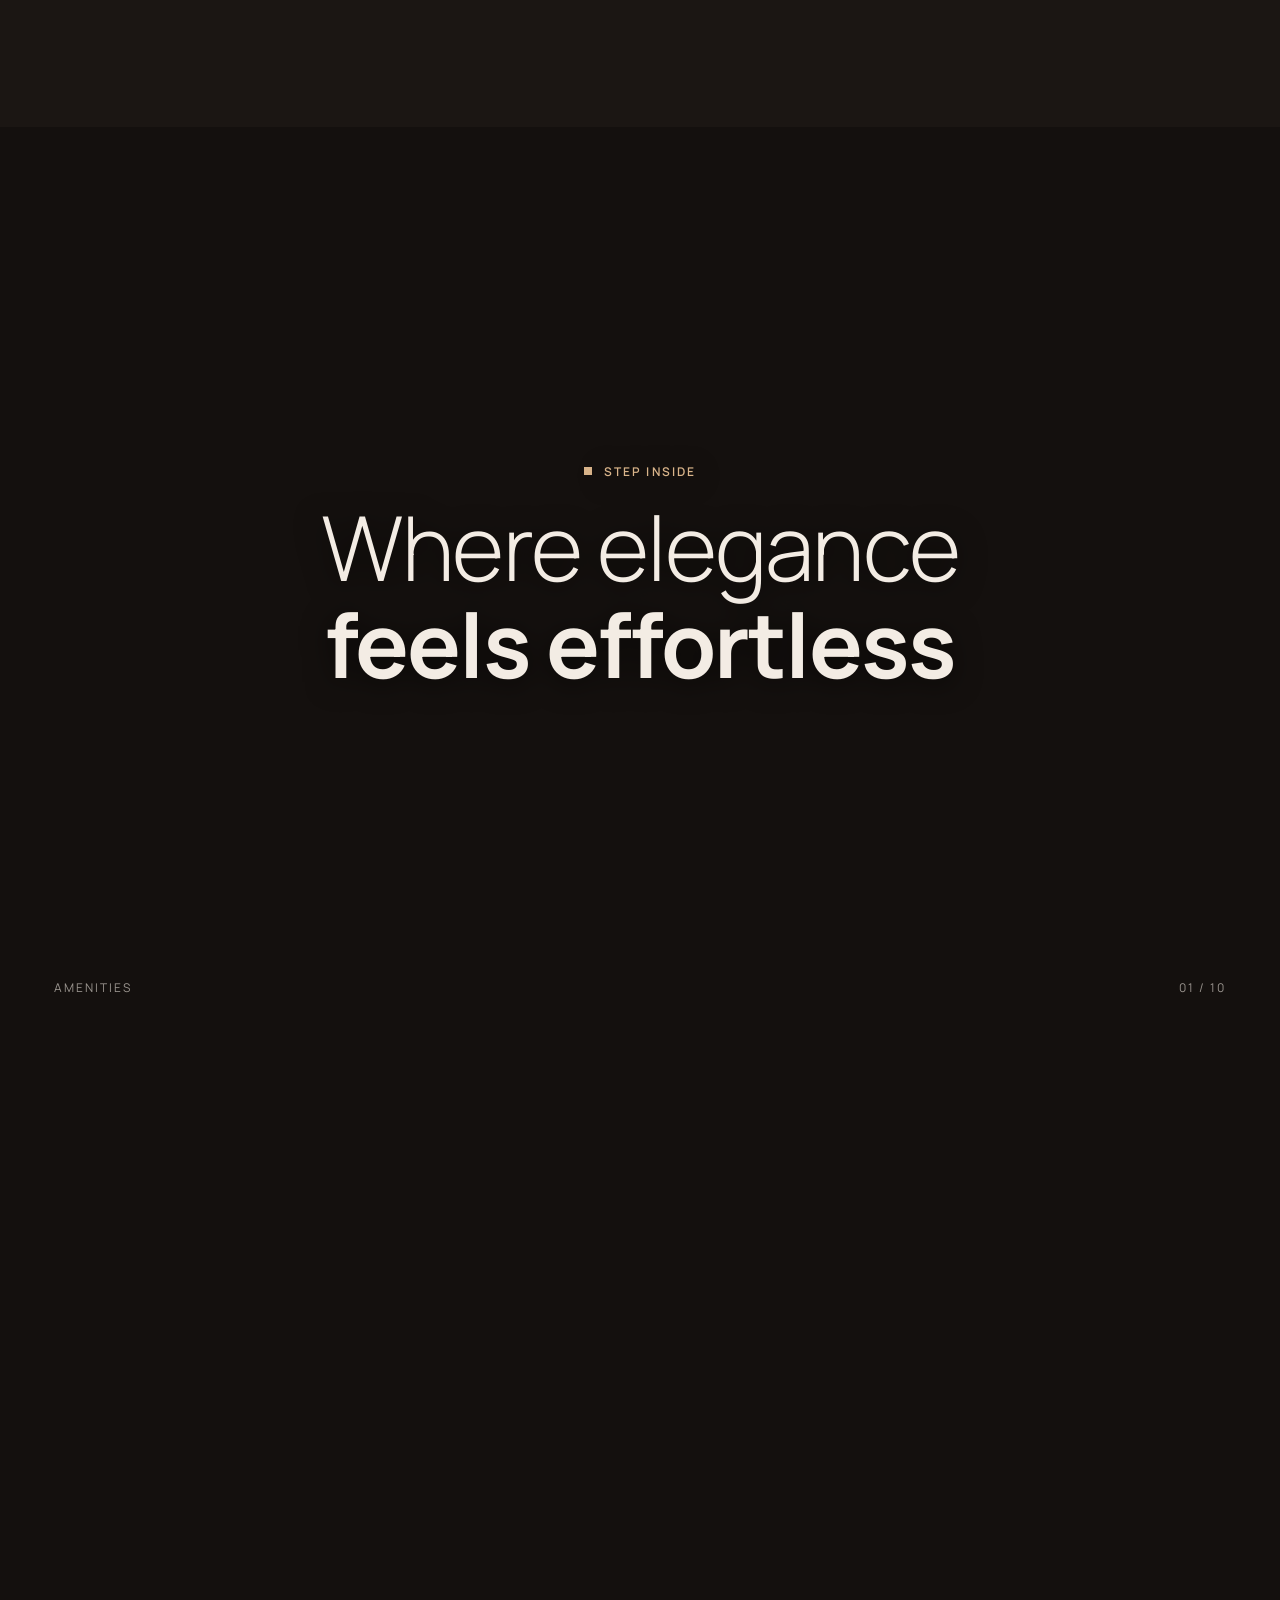
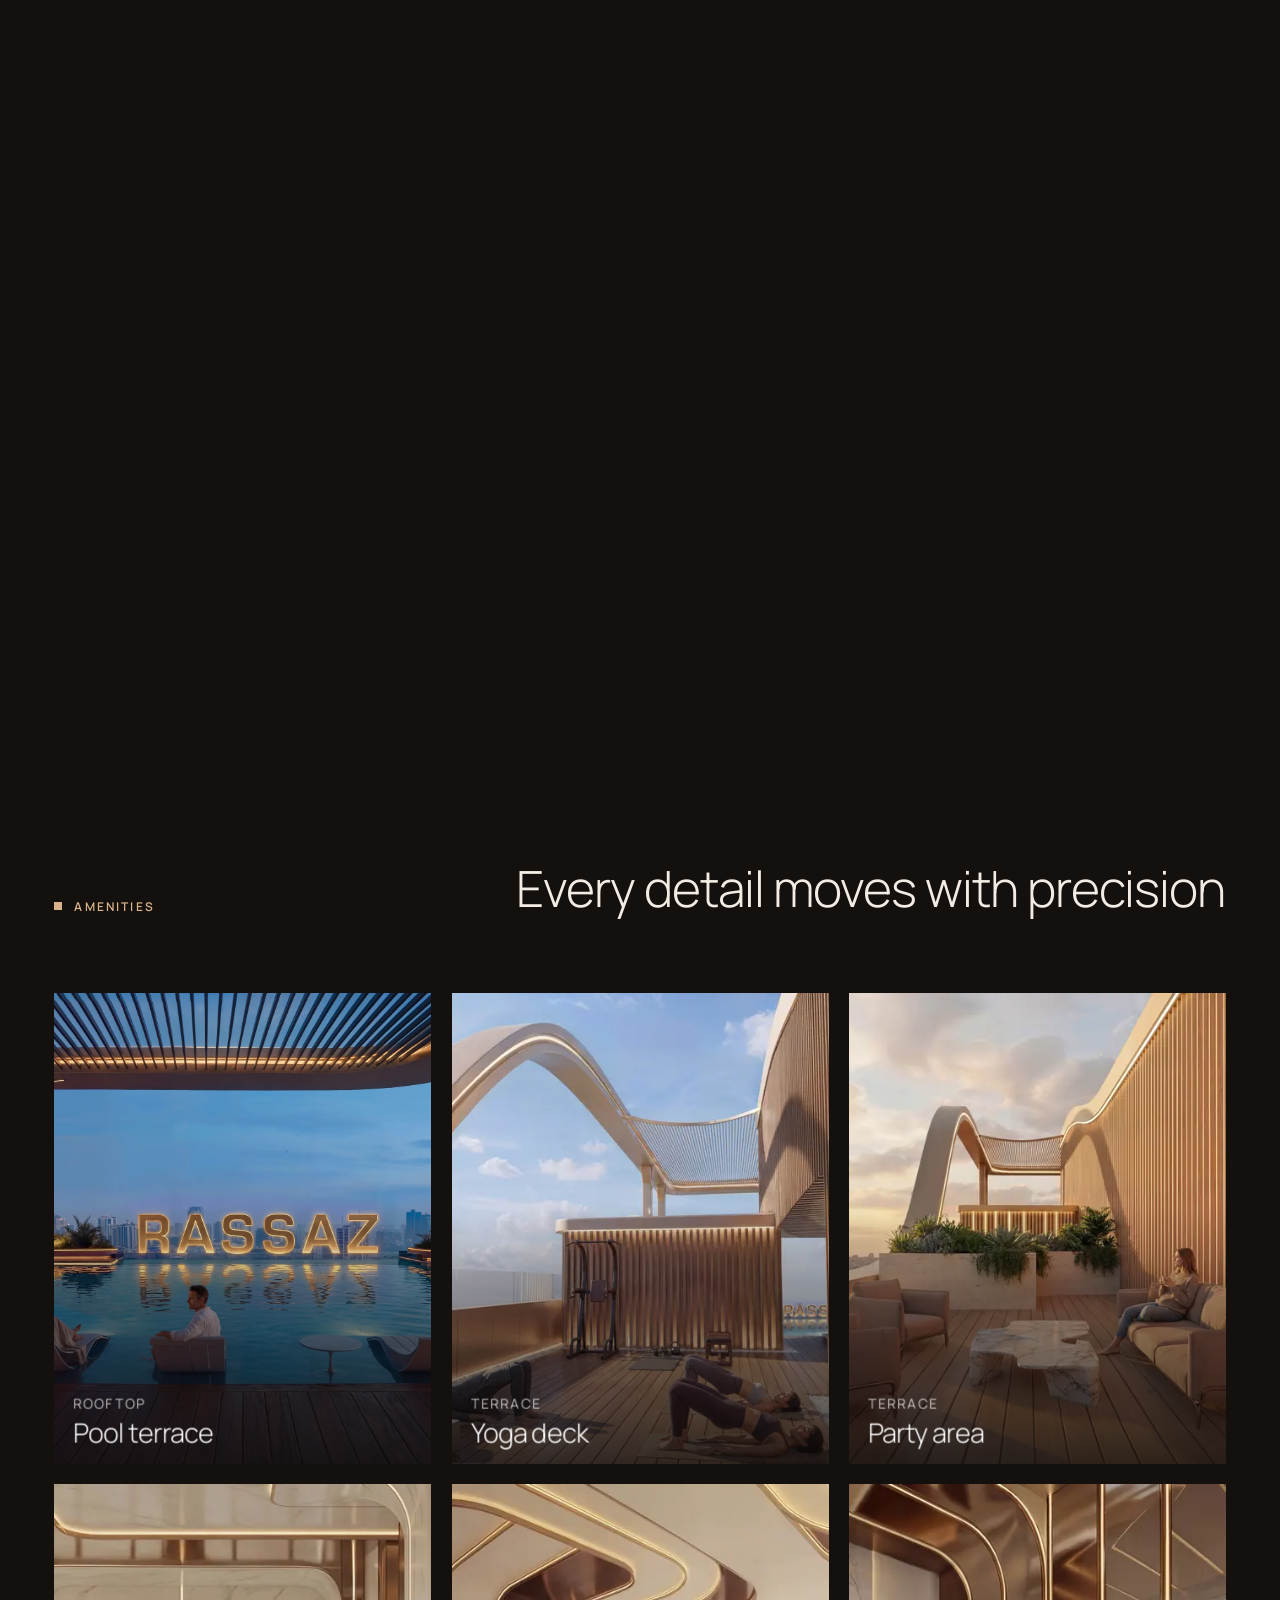
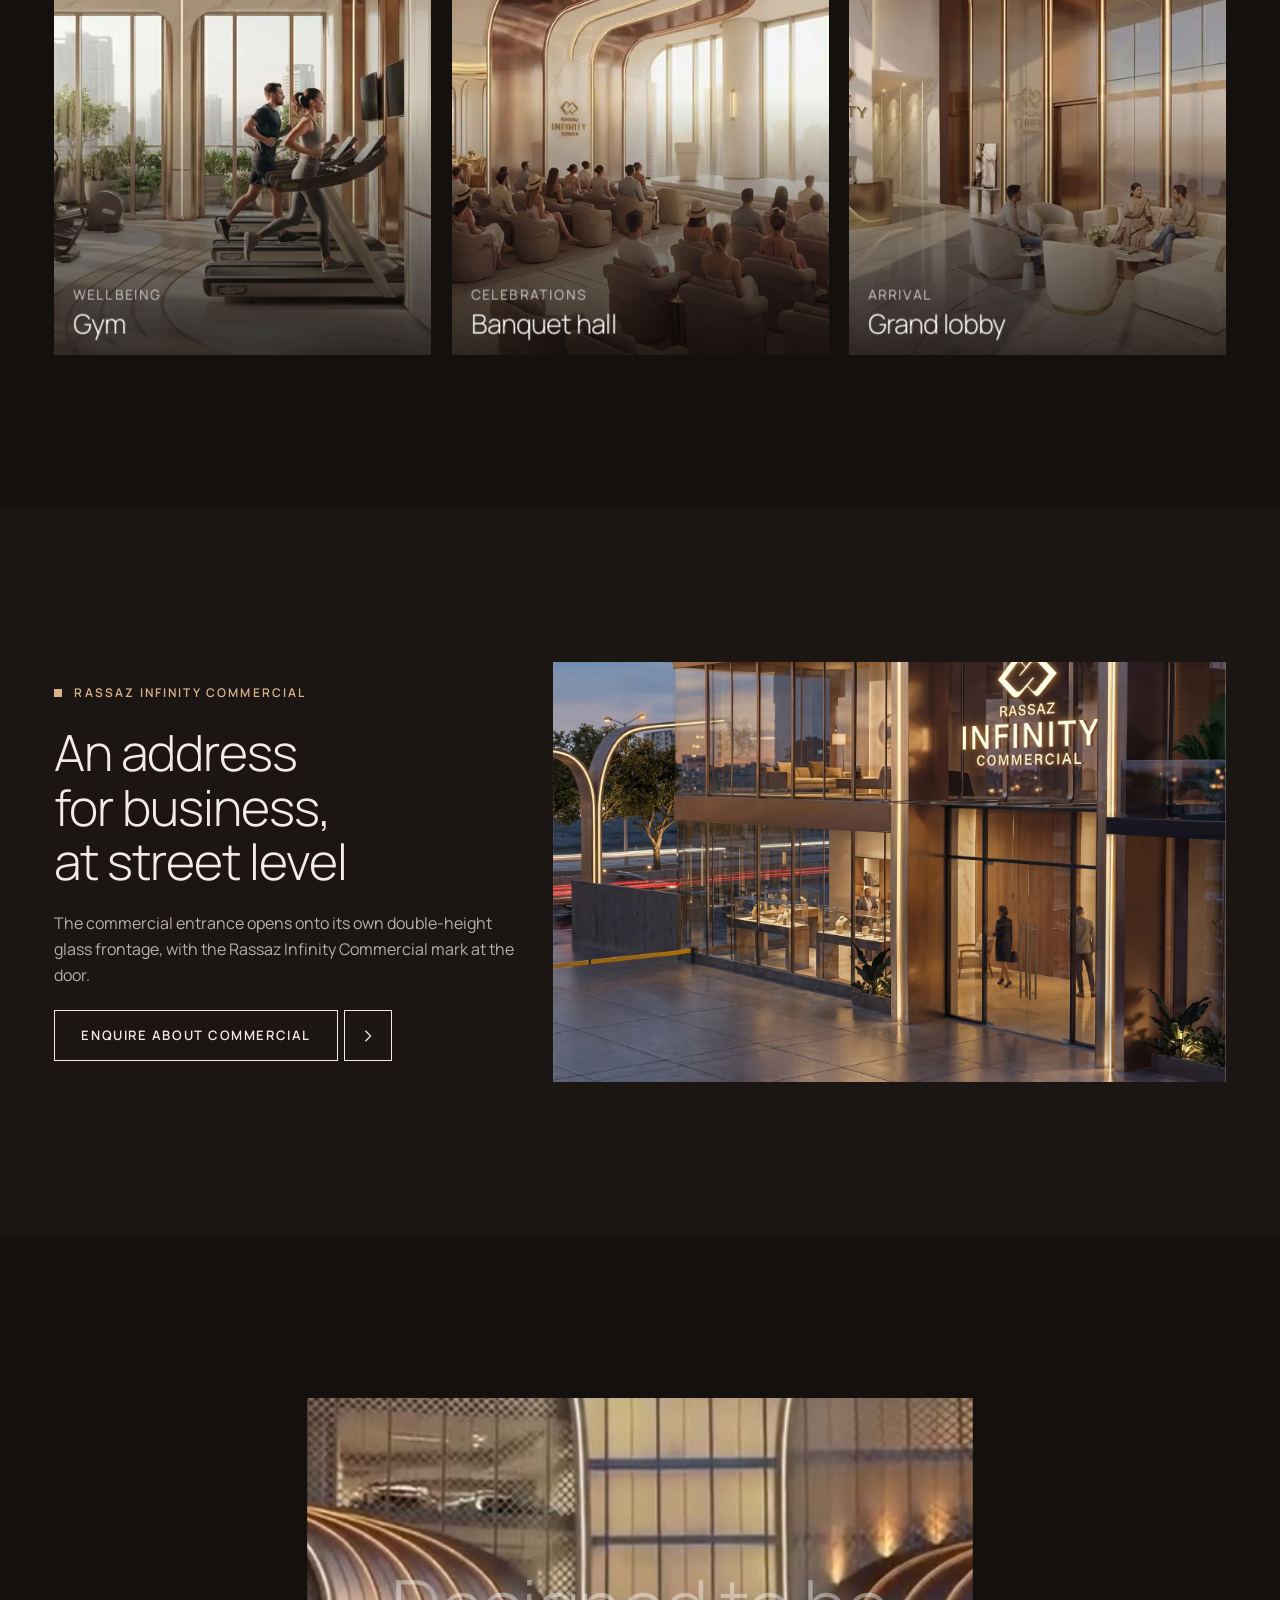
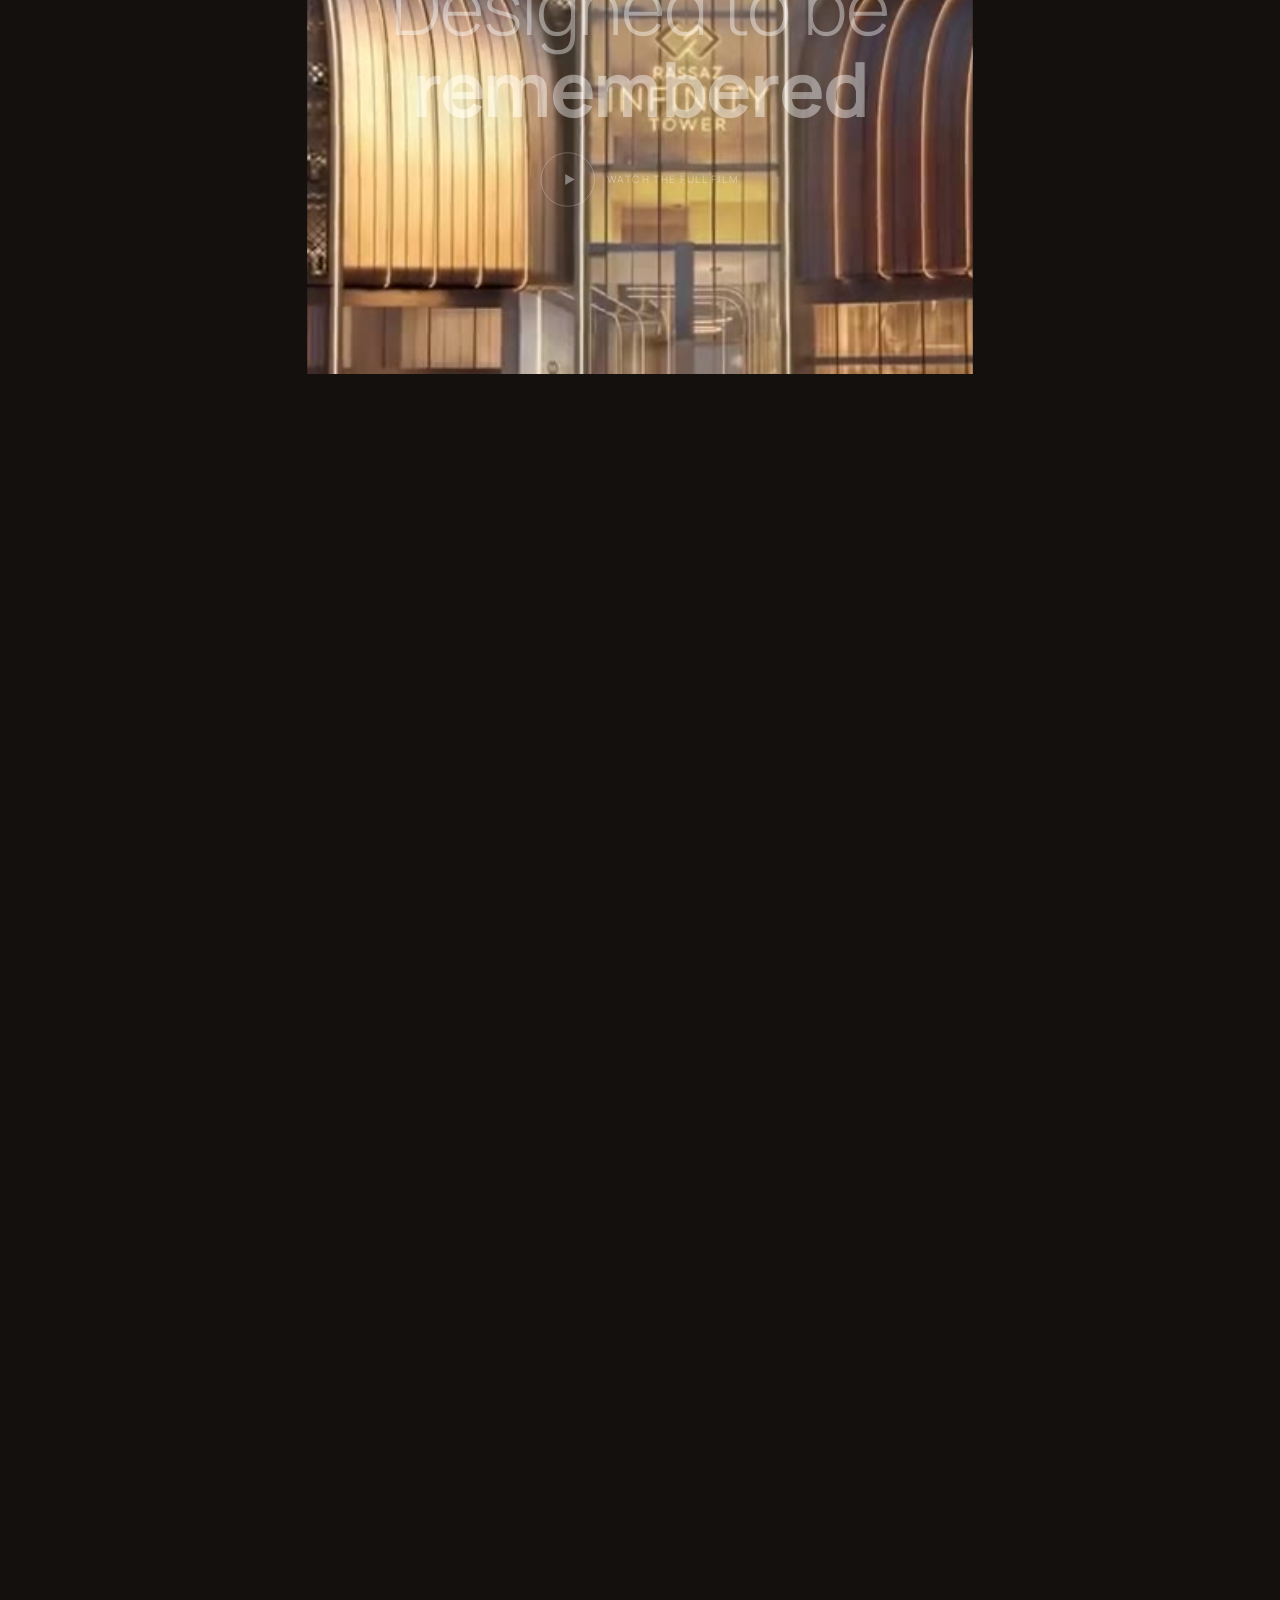
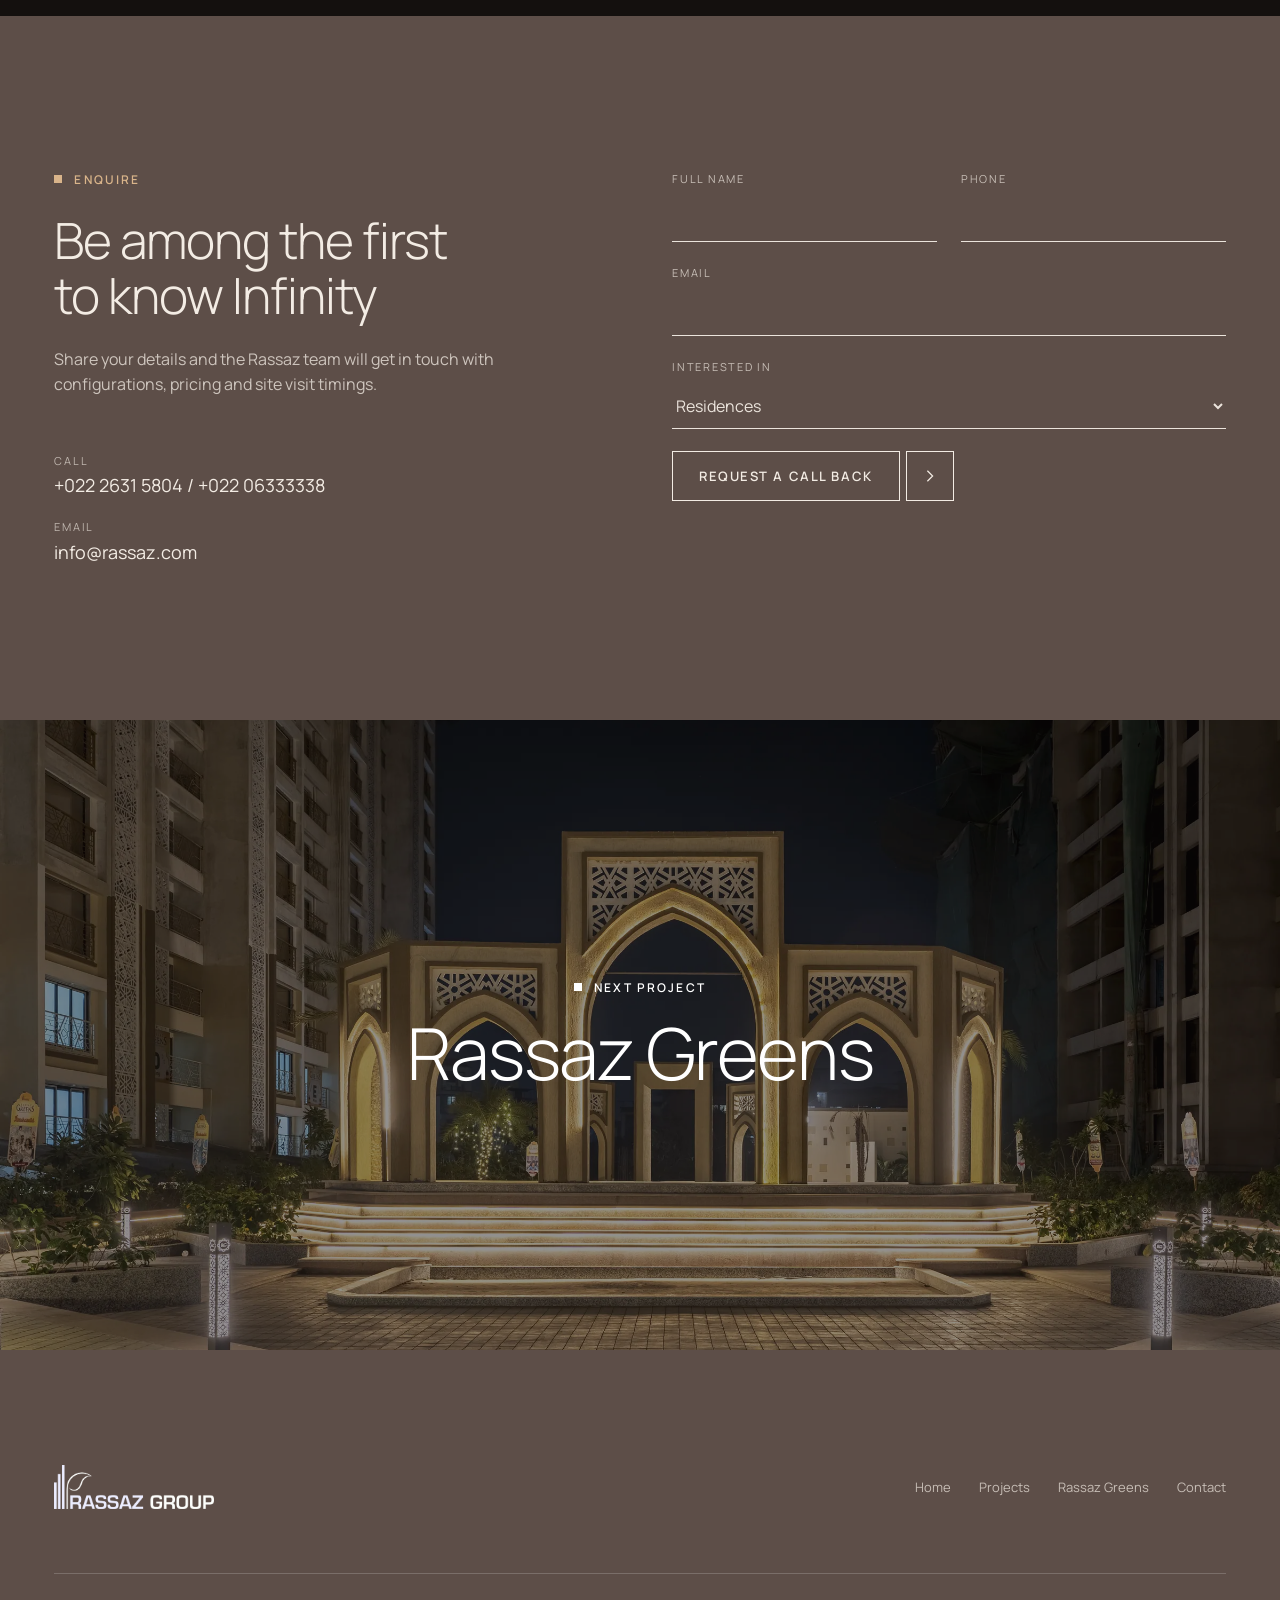
<file: infinity-tower.html>
<!doctype html>
<html lang="en" class="no-js">
<head>
<meta charset="utf-8">
<meta name="viewport" content="width=device-width, initial-scale=1, viewport-fit=cover">
<title>Rassaz Infinity Tower</title>
<meta name="claude:viewport-fit-sides" content="cover">
<meta name="description" content="Rassaz Infinity Tower — residences and Rassaz Infinity Commercial by Rassaz Group, Mumbai.">
<link rel="icon" href="assets/favicon.png">
<link rel="preconnect" href="https://fonts.googleapis.com">
<link rel="preconnect" href="https://fonts.gstatic.com" crossorigin>
<link rel="stylesheet" href="https://fonts.googleapis.com/css2?family=Manrope:wght@200;300;400;500;600;700;800&display=swap">
<link rel="stylesheet" href="assets/css/style.css">
</head>
<body class="page-infinity" style="background:var(--night);color:#F3ECE4">

<div class="preloader" aria-hidden="true">
  <div class="pl-inner">
    <img src="assets/logo-rassaz-white.png" alt="">
    <div class="pl-bar"><i></i></div>
    <div class="pl-count">000</div>
  </div>
</div>

<header class="header dark">
  <div class="h-in">
    <nav aria-label="Primary">
      <a href="index.html">Home</a>
      <a href="#story">The Tower</a>
      <a href="#amenities">Amenities</a>
    </nav>
    <a href="index.html" class="logo" aria-label="Rassaz Group home">
      <img class="lg-white" src="assets/logo-rassaz-white.png" alt="Rassaz Group">
      <img class="lg-dark" src="assets/logo-rassaz-dark.png" alt="">
    </a>
    <div class="h-right">
      <nav aria-label="Secondary">
        <a href="#film">Film</a>
        <a href="#enquire">Enquire</a>
      </nav>
      <button class="burger" aria-label="Open menu" aria-expanded="false"><i></i><i></i></button>
    </div>
  </div>
</header>

<div class="menu" aria-label="Menu">
  <ul>
    <li><a href="index.html" data-img="a">Home</a></li>
    <li><a href="#story" data-img="b">The Tower</a></li>
    <li><a href="#amenities" data-img="c">Amenities</a></li>
    <li><a href="#film" data-img="b">Film</a></li>
    <li><a href="rassaz-greens.html" data-img="d">Rassaz Greens</a></li>
    <li><a href="#enquire" data-img="a">Enquire</a></li>
  </ul>
  <div class="m-media" aria-hidden="true">
    <img data-key="a" class="on" src="assets/img/infinity-night-sm.webp" alt="">
    <img data-key="b" src="assets/img/infinity-aerial-sm.webp" alt="">
    <img data-key="c" src="assets/img/infinity-pool-sm.webp" alt="">
    <img data-key="d" src="assets/img/greens-night-arch-sm.webp" alt="">
  </div>
  <div class="m-meta"><span>info@rassaz.com</span><span>+022 2631 5804 / +022 06333338</span></div>
</div>

<main>

<!-- HERO: particle infinity -->
<section class="inf-hero" data-hero data-infinity-gl>
  <div class="ih-title">
    <span class="pre" data-hero-fade>Rassaz</span>
    <h1 data-hero-fade>INFINITY</h1>
    <span class="post" data-hero-fade>Tower</span>
  </div>
  <div class="ih-in">
    <div class="wrap">
      <div class="ih-bottom" data-hero-fade>
        <span>An architectural landmark</span>
        <span class="scroll-cue"><i></i>Scroll</span>
        <span>Residences · Commercial</span>
      </div>
    </div>
  </div>
</section>

<!-- INTRO -->
<section class="section" id="story" style="background:var(--night)">
  <div class="wrap">
    <div class="who-top">
      <div style="display:grid;gap:28px">
        <span class="eyebrow">Rassaz Infinity Tower</span>
        <h2 class="t-l" data-scrub>Lines that leave an impression. A tower that rises in ribbons of light, from its glass podium to its sculpted crown.</h2>
      </div>
      <div style="display:grid;gap:26px;justify-items:start">
        <p class="lead" data-reveal>Rassaz Infinity Tower brings residences and Rassaz Infinity Commercial together in a single landmark, with a sky-high terrace, a grand lobby and amenities planned for every part of the day.</p>
        <button class="btn light" data-video="assets/video/infinity-tower-film.mp4" data-caption="Rassaz Infinity Tower — film" data-magnetic><span>Watch the film</span><span class="arr"><svg viewBox="0 0 16 16" fill="currentColor"><path d="M4 2v12l9-6z"/></svg></span></button>
      </div>
    </div>
  </div>
</section>

<!-- MASK ZOOM -->
<section class="mask-sec" data-mask aria-label="Rassaz Infinity Tower film preview">
  <div class="m-sticky">
    <video src="assets/video/infinity-loop.mp4" muted loop playsinline autoplay preload="metadata" poster="assets/video/infinity-poster.jpg" aria-hidden="true"></video>
    <svg class="mask-svg" viewBox="0 0 1600 900" preserveAspectRatio="xMidYMid slice" aria-hidden="true">
      <defs>
        <mask id="inf-mask" maskUnits="userSpaceOnUse" x="0" y="0" width="1600" height="900">
          <rect width="1600" height="900" fill="#fff"/>
          <text x="800" y="525" text-anchor="middle" font-family="Manrope, Arial, sans-serif" font-weight="300" font-size="236" letter-spacing="6" fill="#000">INFINITY</text>
        </mask>
      </defs>
      <rect width="1600" height="900" fill="#14100E" mask="url(#inf-mask)"/>
    </svg>
    <div class="m-cap">Where arrival becomes presence</div>
  </div>
</section>

<!-- CHAPTER 1 -->
<section class="section" style="background:var(--night)">
  <div class="wrap">
    <div class="chapter">
      <div class="ch-text">
        <span class="eyebrow">Architecture</span>
        <h2 class="t-l" data-split>Composed for the skyline</h2>
        <p class="lead" data-reveal>Gold-lined ribbons trace the height of the tower and fold over its crown, where a rooftop terrace and pool look out across the city and the metro line below.</p>
      </div>
      <a class="media ch-media" data-clip href="assets/img/infinity-aerial.webp" data-lightbox="arch" data-caption="Aerial view" data-cursor="View" data-tilt="4"><img src="assets/img/infinity-aerial.webp" alt="Aerial view of Rassaz Infinity Tower at dusk" loading="lazy"></a>
    </div>
    <div class="ch-pair">
      <a class="media" data-clip="left" href="assets/img/infinity-crown.webp" data-lightbox="arch" data-caption="The crown" data-cursor="View" data-tilt="4"><img src="assets/img/infinity-crown-sm.webp" alt="Sculpted crown of the tower seen from above" loading="lazy"></a>
      <a class="media" data-clip="right" href="assets/img/infinity-crown-2.webp" data-lightbox="arch" data-caption="Rooftop terrace" data-cursor="View" data-tilt="4"><img src="assets/img/infinity-crown-2-sm.webp" alt="Rooftop terrace and pool at the top of the tower" loading="lazy"></a>
    </div>
  </div>
</section>

<!-- CHAPTER 2 -->
<section class="section" style="background:#1B1613">
  <div class="wrap">
    <div class="chapter rev">
      <div class="ch-text">
        <span class="eyebrow">Arrival</span>
        <h2 class="t-l" data-split>Where arrival becomes presence</h2>
        <p class="lead" data-reveal>A glass podium wrapped in curved gold fins greets the street, with the RASSAZ name set high on the façade.</p>
      </div>
      <a class="media ch-media" data-clip href="assets/img/infinity-facade.webp" data-lightbox="arrival" data-caption="Podium at dusk" data-cursor="View" data-tilt="4"><img src="assets/img/infinity-facade.webp" alt="Glass and gold podium of Rassaz Infinity Tower at dusk" loading="lazy"></a>
    </div>
    <div class="ch-pair">
      <a class="media" data-clip="left" href="assets/img/infinity-arrival.webp" data-lightbox="arrival" data-caption="Arrival" data-cursor="View" data-tilt="4"><img src="assets/img/infinity-arrival-sm.webp" alt="Guest stepping out of a car at the tower entrance" loading="lazy"></a>
      <a class="media" data-clip="right" href="assets/img/infinity-arrival-car.webp" data-lightbox="arrival" data-caption="Drive-up" data-cursor="View" data-tilt="4"><img src="assets/img/infinity-arrival-car-sm.webp" alt="Car arriving beside the tower podium" loading="lazy"></a>
    </div>
    <div class="ch-pair">
      <a class="media" data-clip="left" href="assets/img/infinity-metro.webp" data-lightbox="arrival" data-caption="Metro mid level" data-cursor="View" data-tilt="4"><img src="assets/img/infinity-metro-sm.webp" alt="Tower podium seen from metro level at evening" loading="lazy"></a>
      <a class="media" data-clip="right" href="assets/img/infinity-night.webp" data-lightbox="arrival" data-caption="An architectural landmark" data-cursor="View" data-tilt="4"><img src="assets/img/infinity-night-sm.webp" alt="Rassaz Infinity Tower lit at night" loading="lazy"></a>
    </div>
  </div>
</section>

<!-- FLY-THROUGH -->
<section class="fly" data-fly id="amenities" aria-label="Amenities fly-through">
  <div class="fly-sticky">
    <div class="fly-title"><div style="display:grid;gap:18px;justify-items:center"><span class="eyebrow">Step inside</span><h2>Where elegance<br><em>feels effortless</em></h2></div></div>
    <div class="fly-stage">
      <figure class="fly-item"><img src="assets/img/infinity-lobby-sm.webp" alt="Grand lobby with gold arches" loading="lazy"><figcaption>Grand lobby</figcaption></figure>
      <figure class="fly-item"><img src="assets/img/infinity-lobby-2-sm.webp" alt="Lobby lounge with city views" loading="lazy"><figcaption>Lobby lounge</figcaption></figure>
      <figure class="fly-item"><img src="assets/img/infinity-gym-sm.webp" alt="Gym with treadmills and city views" loading="lazy"><figcaption>Gym</figcaption></figure>
      <figure class="fly-item"><img src="assets/img/infinity-banquet-sm.webp" alt="Banquet hall" loading="lazy"><figcaption>Banquet hall</figcaption></figure>
      <figure class="fly-item"><img src="assets/img/infinity-wedding-sm.webp" alt="Wedding in the banquet hall" loading="lazy"><figcaption>Where memories gather</figcaption></figure>
      <figure class="fly-item"><img src="assets/img/infinity-pool-sm.webp" alt="Rooftop pool at dusk" loading="lazy"><figcaption>Rooftop pool</figcaption></figure>
      <figure class="fly-item"><img src="assets/img/infinity-yoga-sm.webp" alt="Yoga deck on the terrace" loading="lazy"><figcaption>Yoga deck</figcaption></figure>
      <figure class="fly-item"><img src="assets/img/infinity-lounge-sm.webp" alt="Terrace lounge at sunset" loading="lazy"><figcaption>Terrace lounge</figcaption></figure>
      <figure class="fly-item"><img src="assets/img/infinity-sunset-terrace-sm.webp" alt="Evening gathering on the terrace" loading="lazy"><figcaption>Terrace evenings</figcaption></figure>
      <figure class="fly-item"><img src="assets/img/infinity-jogging-sm.webp" alt="Resident on the jogging track" loading="lazy"><figcaption>Crafted around wellbeing</figcaption></figure>
    </div>
    <div class="fly-progress"><span>Amenities</span><span data-fly-count>01 / 10</span></div>
  </div>
</section>

<!-- AMENITY CARDS -->
<section class="section" style="background:var(--night)">
  <div class="wrap">
    <div class="people-head">
      <span class="eyebrow">Amenities</span>
      <h2 class="t-l" data-split>Every detail moves with precision</h2>
    </div>
    <div class="amen" data-stagger>
      <a class="a-card" href="assets/img/infinity-pool.webp" data-lightbox="amen" data-caption="Rooftop pool" data-cursor="View" data-tilt="5"><div class="media"><img src="assets/img/infinity-pool.webp" alt="Rooftop pool with the RASSAZ sign" loading="lazy"></div><div class="a-txt"><p>Rooftop</p><h3>Pool terrace</h3></div></a>
      <a class="a-card" href="assets/img/infinity-yoga.webp" data-lightbox="amen" data-caption="Yoga deck" data-cursor="View" data-tilt="5"><div class="media"><img src="assets/img/infinity-yoga-sm.webp" alt="Yoga deck" loading="lazy"></div><div class="a-txt"><p>Terrace</p><h3>Yoga deck</h3></div></a>
      <a class="a-card" href="assets/img/infinity-lounge.webp" data-lightbox="amen" data-caption="Party area" data-cursor="View" data-tilt="5"><div class="media"><img src="assets/img/infinity-lounge-sm.webp" alt="Terrace party area" loading="lazy"></div><div class="a-txt"><p>Terrace</p><h3>Party area</h3></div></a>
      <a class="a-card" href="assets/img/infinity-gym.webp" data-lightbox="amen" data-caption="Gym" data-cursor="View" data-tilt="5"><div class="media"><img src="assets/img/infinity-gym-sm.webp" alt="Gym" loading="lazy"></div><div class="a-txt"><p>Wellbeing</p><h3>Gym</h3></div></a>
      <a class="a-card" href="assets/img/infinity-banquet-2.webp" data-lightbox="amen" data-caption="Banquet hall" data-cursor="View" data-tilt="5"><div class="media"><img src="assets/img/infinity-banquet-2-sm.webp" alt="Banquet hall" loading="lazy"></div><div class="a-txt"><p>Celebrations</p><h3>Banquet hall</h3></div></a>
      <a class="a-card" href="assets/img/infinity-lobby.webp" data-lightbox="amen" data-caption="Grand lobby" data-cursor="View" data-tilt="5"><div class="media"><img src="assets/img/infinity-lobby-sm.webp" alt="Grand lobby" loading="lazy"></div><div class="a-txt"><p>Arrival</p><h3>Grand lobby</h3></div></a>
    </div>
  </div>
</section>

<!-- COMMERCIAL -->
<section class="section" style="background:#1B1613">
  <div class="wrap">
    <div class="chapter">
      <div class="ch-text">
        <span class="eyebrow">Rassaz Infinity Commercial</span>
        <h2 class="t-l" data-split>An address for business, at street level</h2>
        <p class="lead" data-reveal>The commercial entrance opens onto its own double-height glass frontage, with the Rassaz Infinity Commercial mark at the door.</p>
        <a href="#enquire" class="btn light" data-magnetic><span>Enquire about commercial</span><span class="arr"><svg viewBox="0 0 16 16" fill="none" stroke="currentColor" stroke-width="1.4"><path d="M5 2l6 6-6 6"/></svg></span></a>
      </div>
      <a class="media ch-media parallax" data-clip href="assets/img/infinity-commercial.webp" data-lightbox="com" data-caption="Rassaz Infinity Commercial entrance" data-cursor="View"><img src="assets/img/infinity-commercial.webp" alt="Rassaz Infinity Commercial entrance" loading="lazy" data-parallax="8"></a>
    </div>
  </div>
</section>

<!-- FILM -->
<section class="film" data-film id="film" aria-label="Film" style="background:var(--night)">
  <div class="f-sticky">
    <div class="f-frame">
      <video src="assets/video/infinity-loop.mp4" muted loop playsinline autoplay preload="metadata" poster="assets/video/infinity-poster.jpg" aria-hidden="true"></video>
    </div>
    <div class="f-title">
      <div style="display:grid;justify-items:center">
        <h2>Designed to be<br><em>remembered</em></h2>
        <button class="play" data-video="assets/video/infinity-tower-film.mp4" data-caption="Rassaz Infinity Tower — film" data-cursor="Play"><i><svg viewBox="0 0 16 16" fill="currentColor"><path d="M3 1.5v13L14 8z"/></svg></i>Watch the full film</button>
      </div>
    </div>
  </div>
</section>

<!-- ENQUIRE -->
<section class="section" id="enquire" style="background:var(--mocha)">
  <div class="wrap">
    <div class="enquire">
      <div style="display:grid;gap:24px;align-content:start">
        <span class="eyebrow" style="color:var(--gold-hi)">Enquire</span>
        <h2 class="t-l" data-split>Be among the first to know Infinity</h2>
        <p class="lead" style="color:rgba(243,236,228,.75)">Share your details and the Rassaz team will get in touch with configurations, pricing and site visit timings.</p>
        <div class="contact-lines">
          <div><span>Call</span><b>+022 2631 5804 / +022 06333338</b></div>
          <div><span>Email</span><b>info@rassaz.com</b></div>
        </div>
      </div>
      <form class="form" data-enquiry novalidate>
        <div class="field"><label for="in-name">Full name</label><input id="in-name" name="name" required autocomplete="name"></div>
        <div class="field"><label for="in-phone">Phone</label><input id="in-phone" name="phone" type="tel" required pattern="[0-9+ ]{8,15}" autocomplete="tel"></div>
        <div class="field full"><label for="in-email">Email</label><input id="in-email" name="email" type="email" autocomplete="email"></div>
        <div class="field full"><label for="in-int">Interested in</label><select id="in-int" name="interest"><option>Residences</option><option>Rassaz Infinity Commercial</option><option>Site visit</option></select></div>
        <div class="full" style="display:flex;gap:20px;align-items:center;flex-wrap:wrap">
          <button type="submit" class="btn light" data-magnetic><span>Request a call back</span><span class="arr"><svg viewBox="0 0 16 16" fill="none" stroke="currentColor" stroke-width="1.4"><path d="M5 2l6 6-6 6"/></svg></span></button>
          <p class="form-note" role="status" aria-live="polite"></p>
        </div>
      </form>
    </div>
  </div>
</section>

<a class="next-proj" href="rassaz-greens.html" data-cursor="Next">
  <img src="assets/img/greens-night-arch.webp" alt="" loading="lazy">
  <div class="np-in"><span class="eyebrow" style="color:#fff">Next project</span><h2 class="t-xl">Rassaz Greens</h2></div>
</a>

</main>

<footer class="footer" id="contact">
  <div class="wrap">
    <div class="f-bottom" style="margin-top:0;border-top:0;padding-top:0">
      <a href="index.html" aria-label="Rassaz Group home"><img src="assets/logo-rassaz-white.png" alt="Rassaz Group" style="width:160px"></a>
      <div style="display:flex;gap:28px;flex-wrap:wrap"><a href="index.html">Home</a><a href="index.html#projects">Projects</a><a href="rassaz-greens.html">Rassaz Greens</a><a href="index.html#contact">Contact</a></div>
    </div>
    <div class="f-bottom"><span>1401, Morya Bluemoon, Off New Link Road, Andheri West, Mumbai 400053</span><span>Visuals are artistic impressions.</span></div>
    <div class="f-word" aria-hidden="true">RASSAZ GROUP</div>
  </div>
</footer>

<script src="assets/vendor/gsap.min.js"></script>
<script src="assets/vendor/ScrollTrigger.min.js"></script>
<script src="assets/vendor/lenis.min.js"></script>
<script src="assets/js/main.js"></script>
<script type="module" src="assets/js/infinity-gl.js"></script>
</body>
</html>
</file>
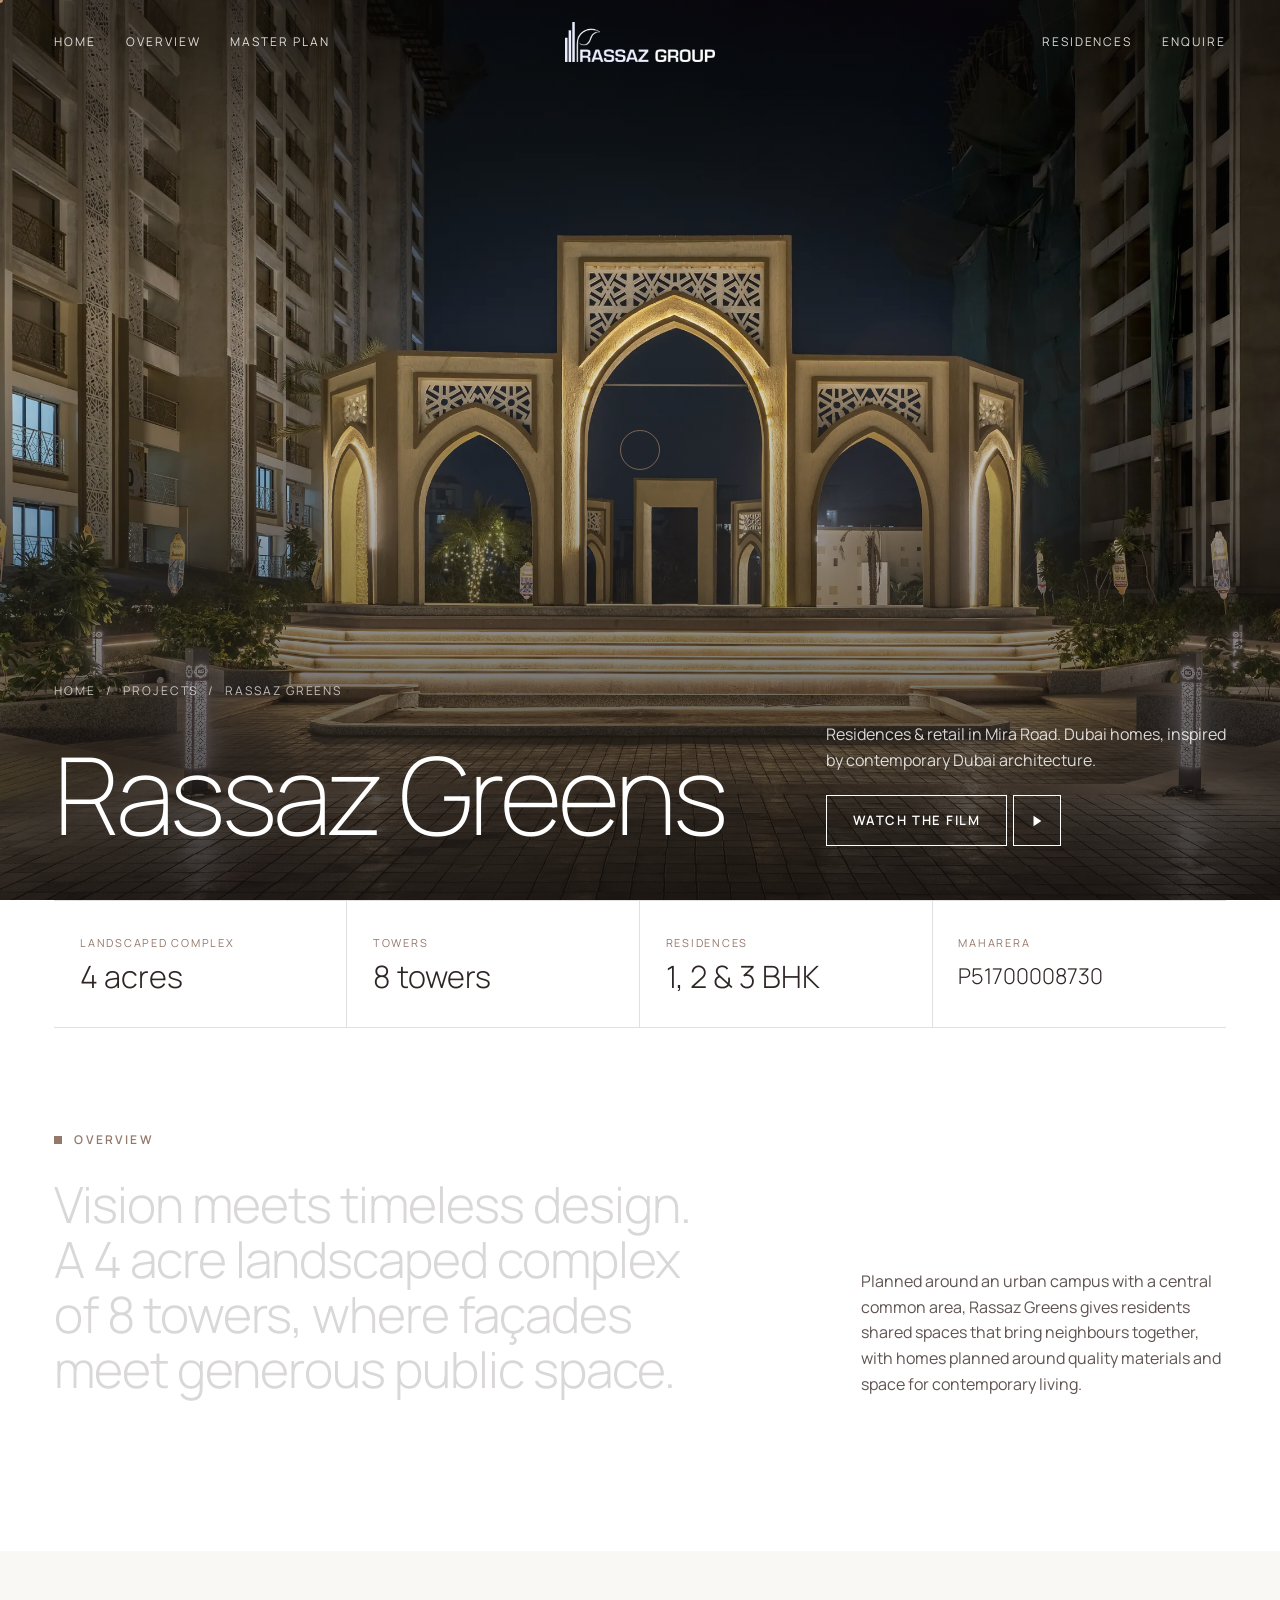
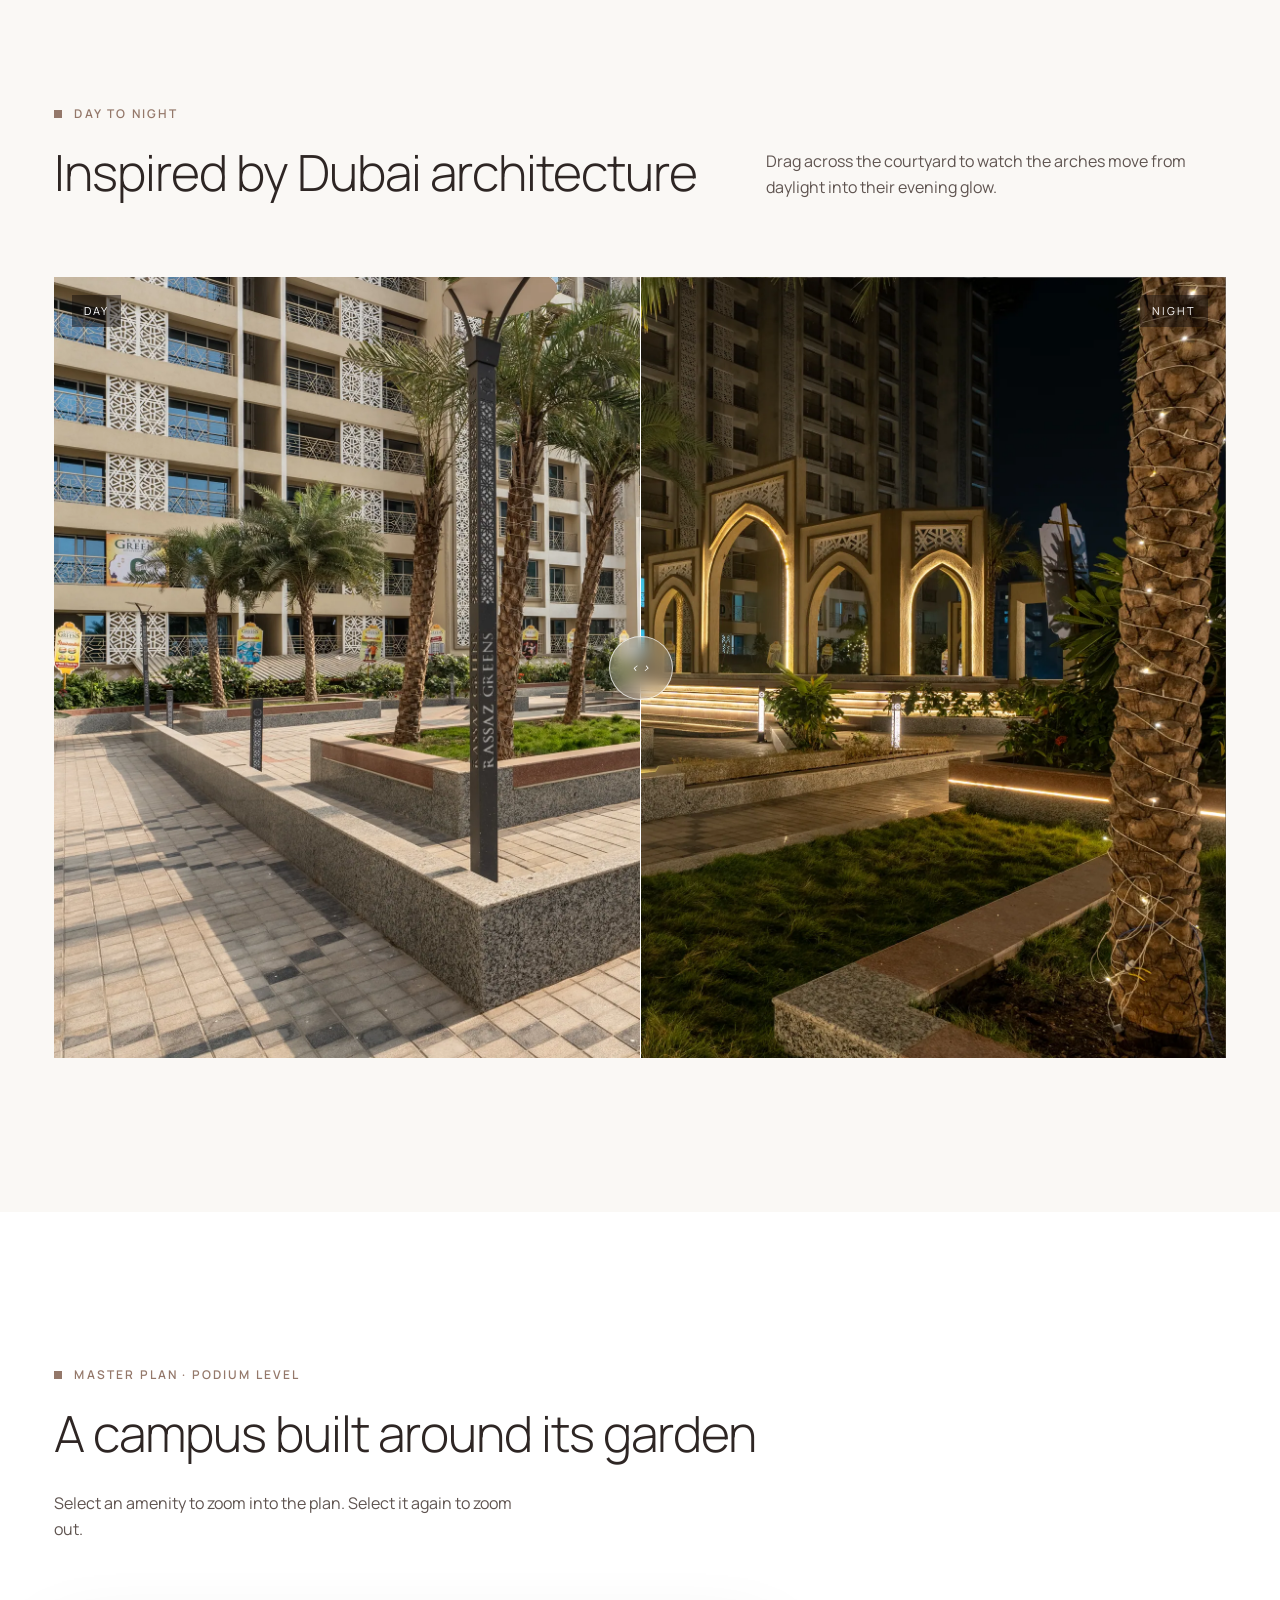
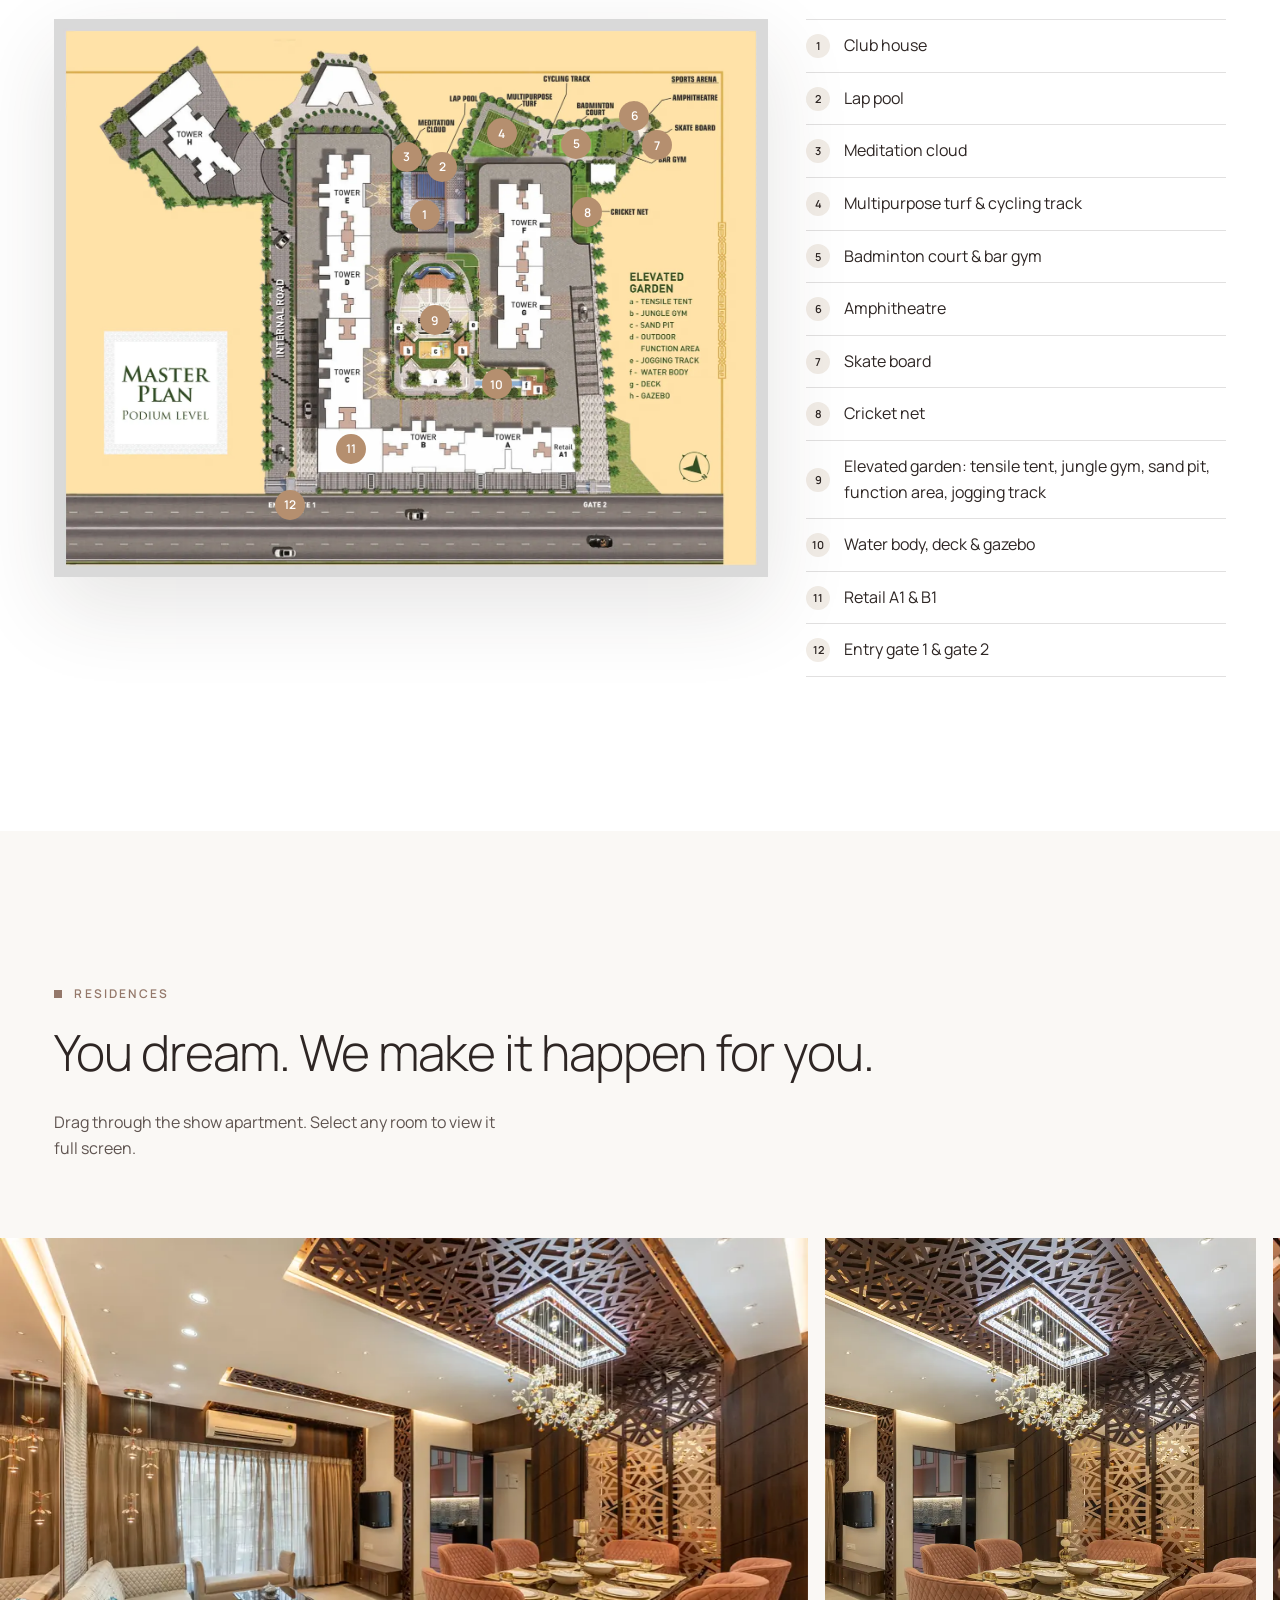
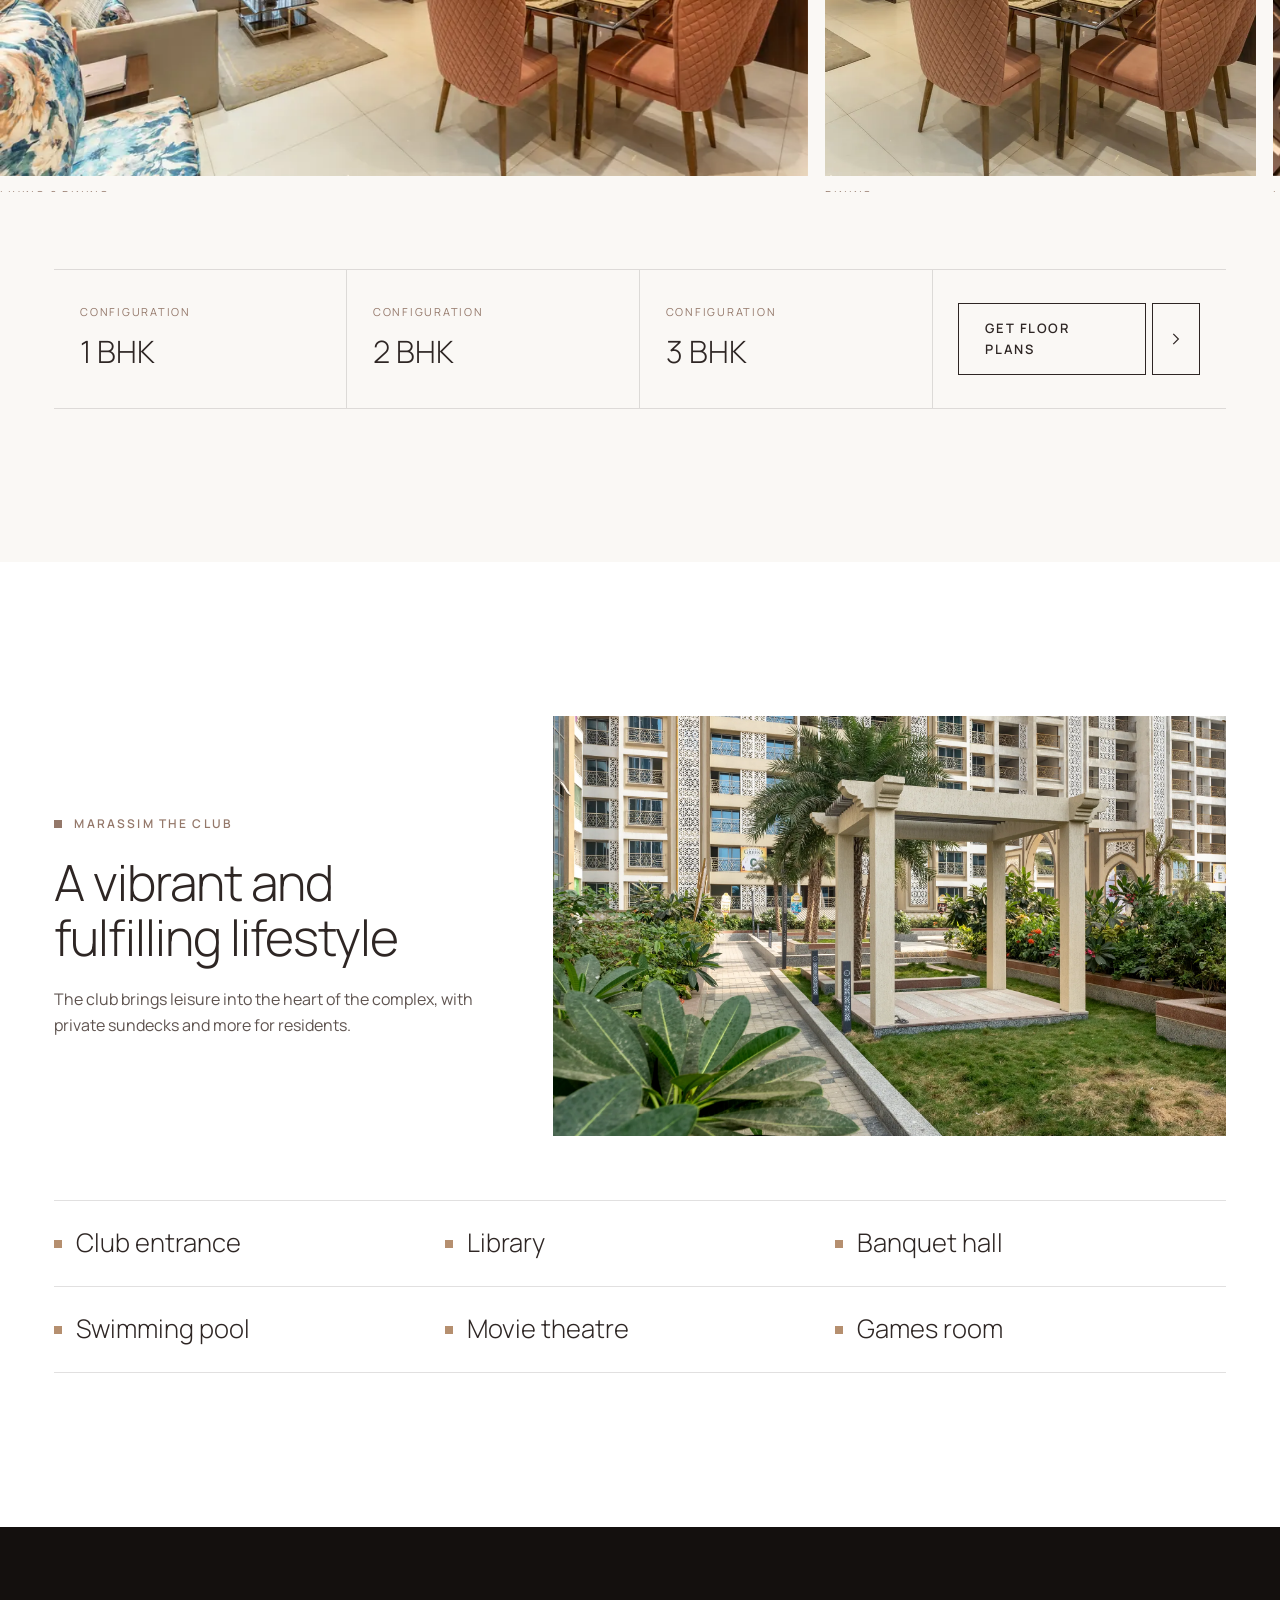
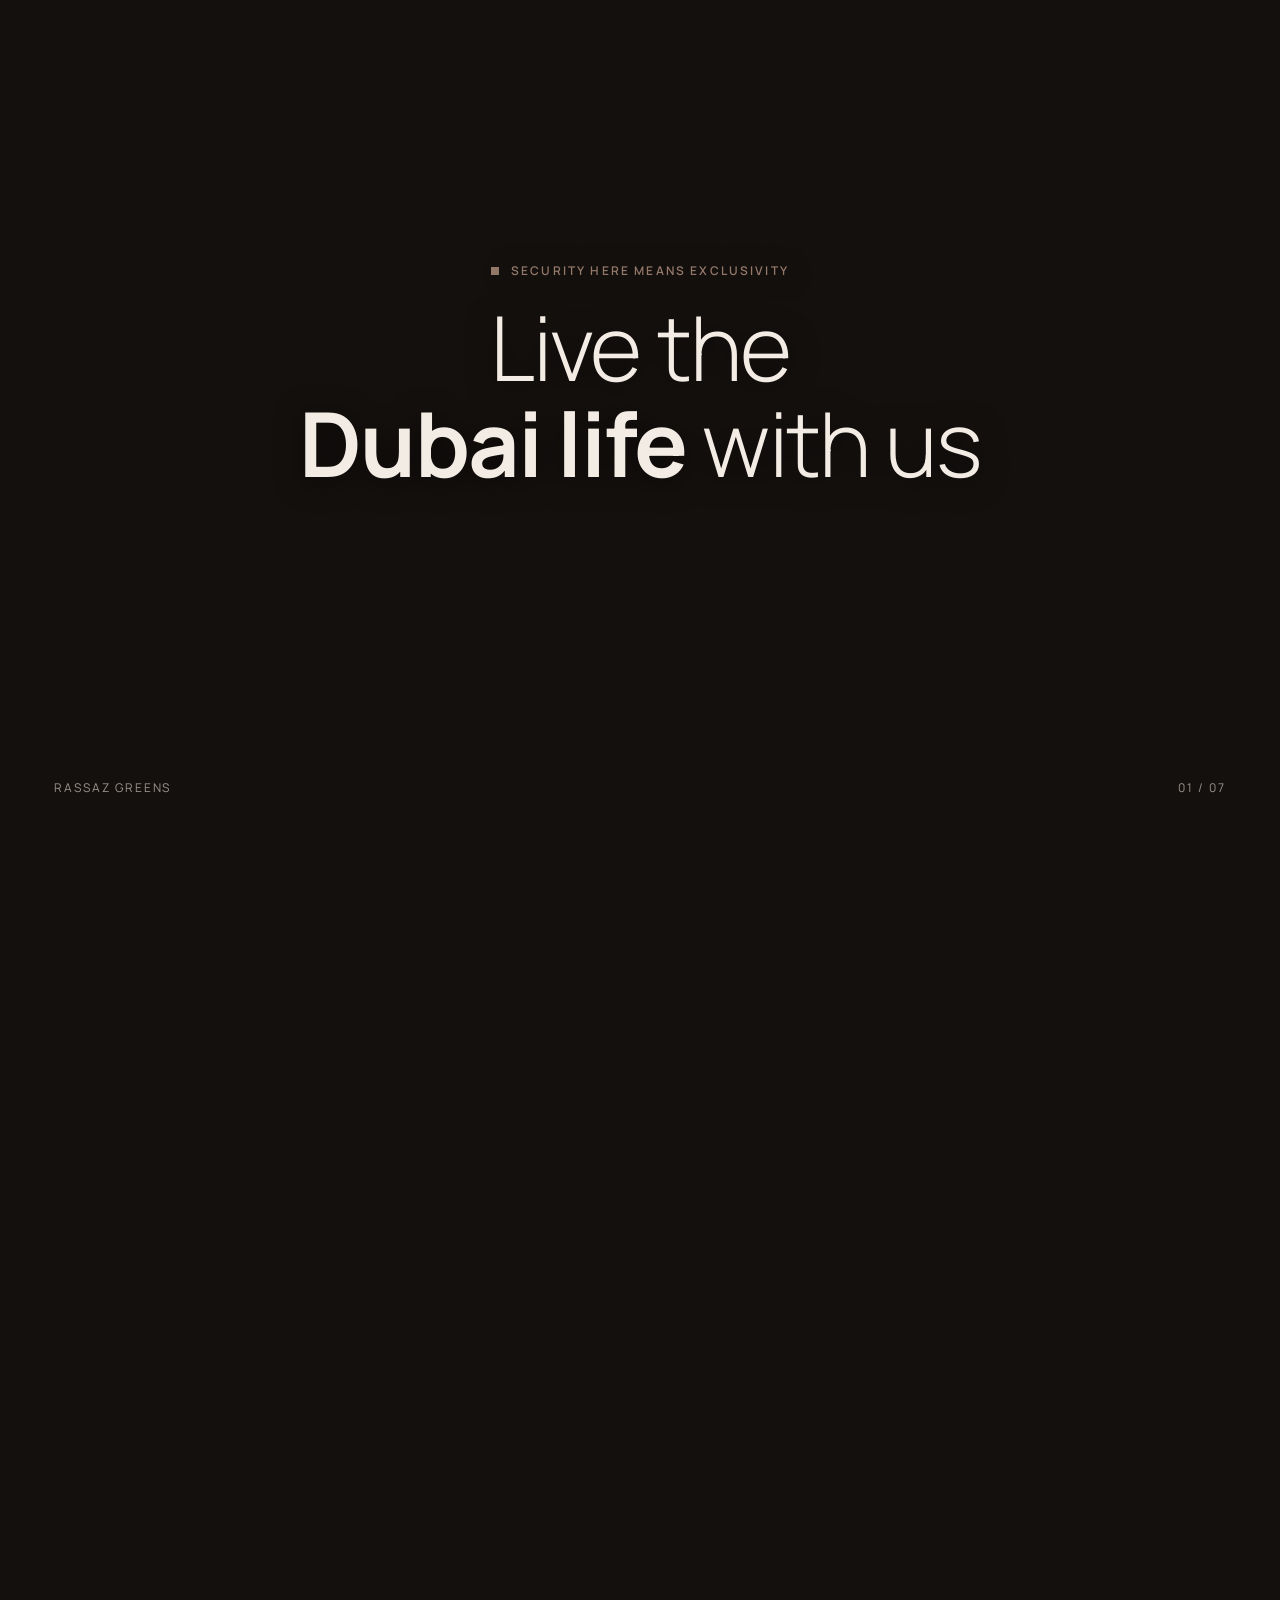
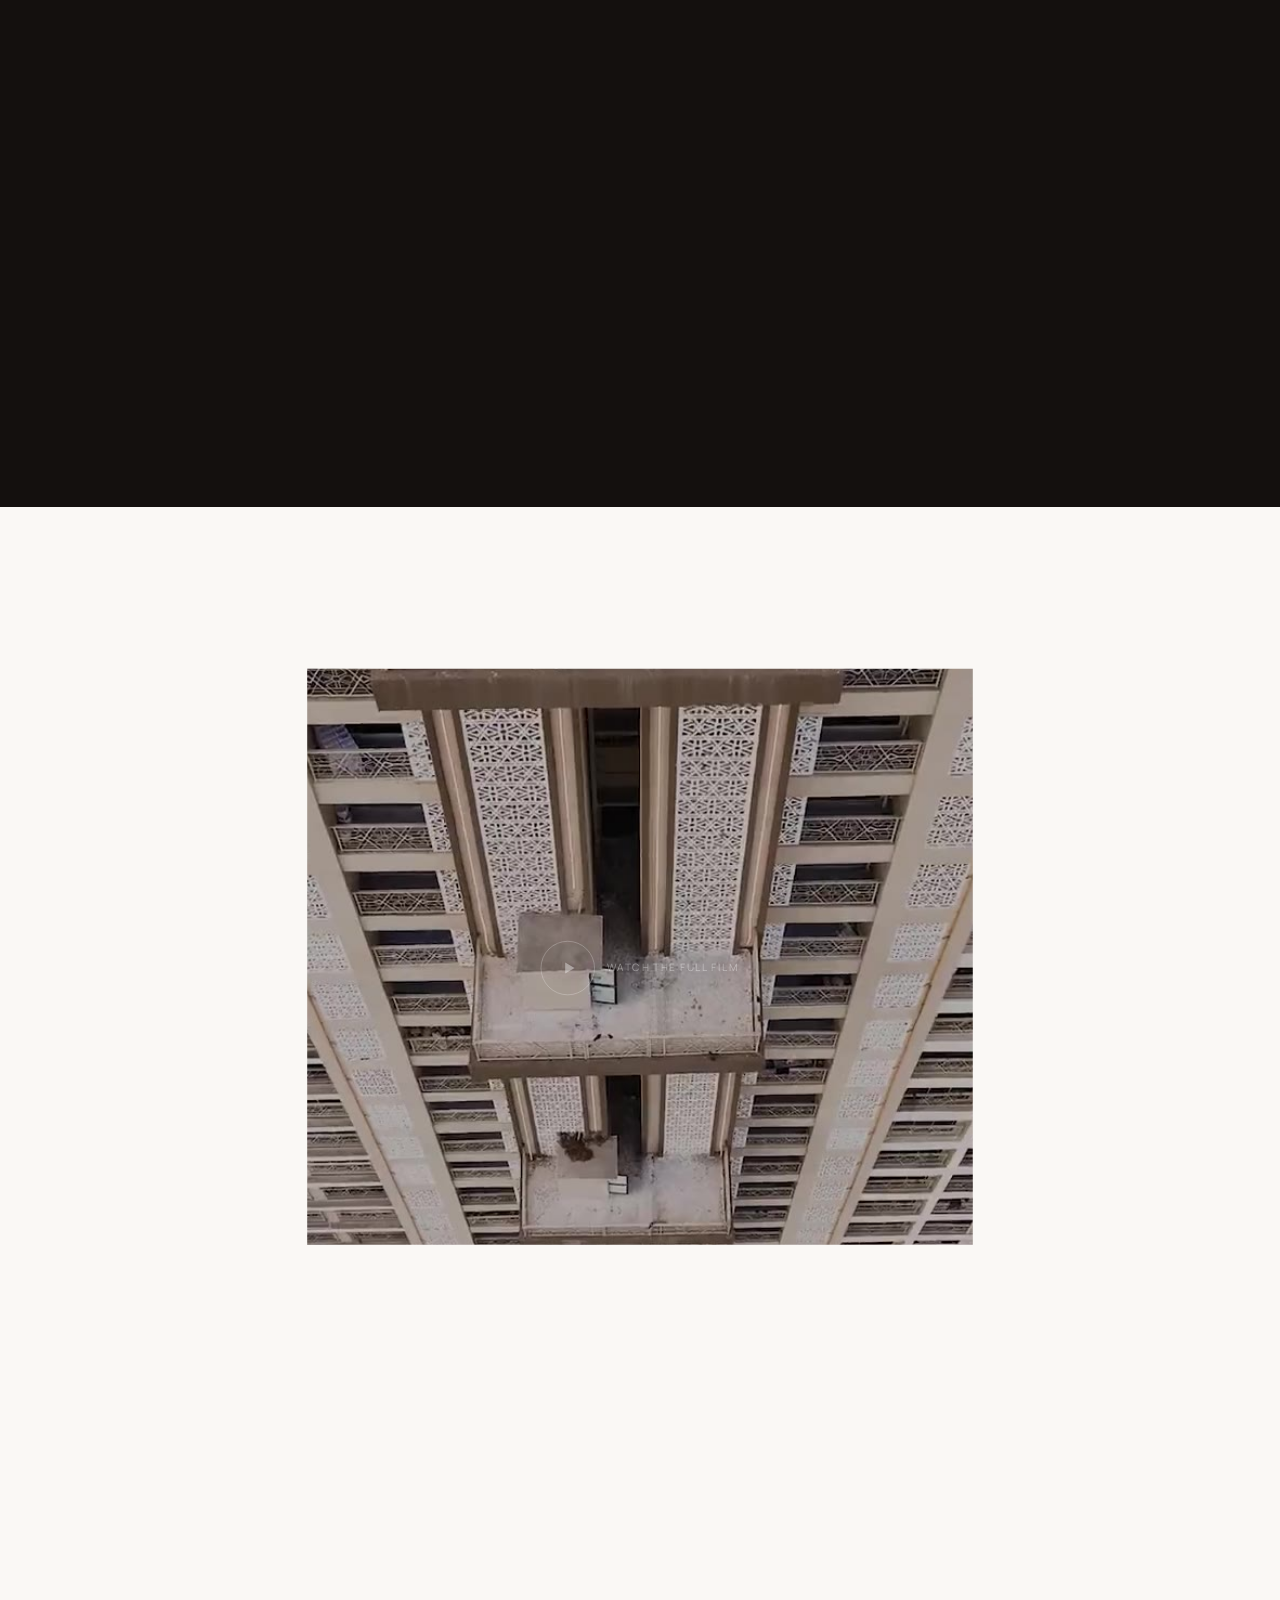
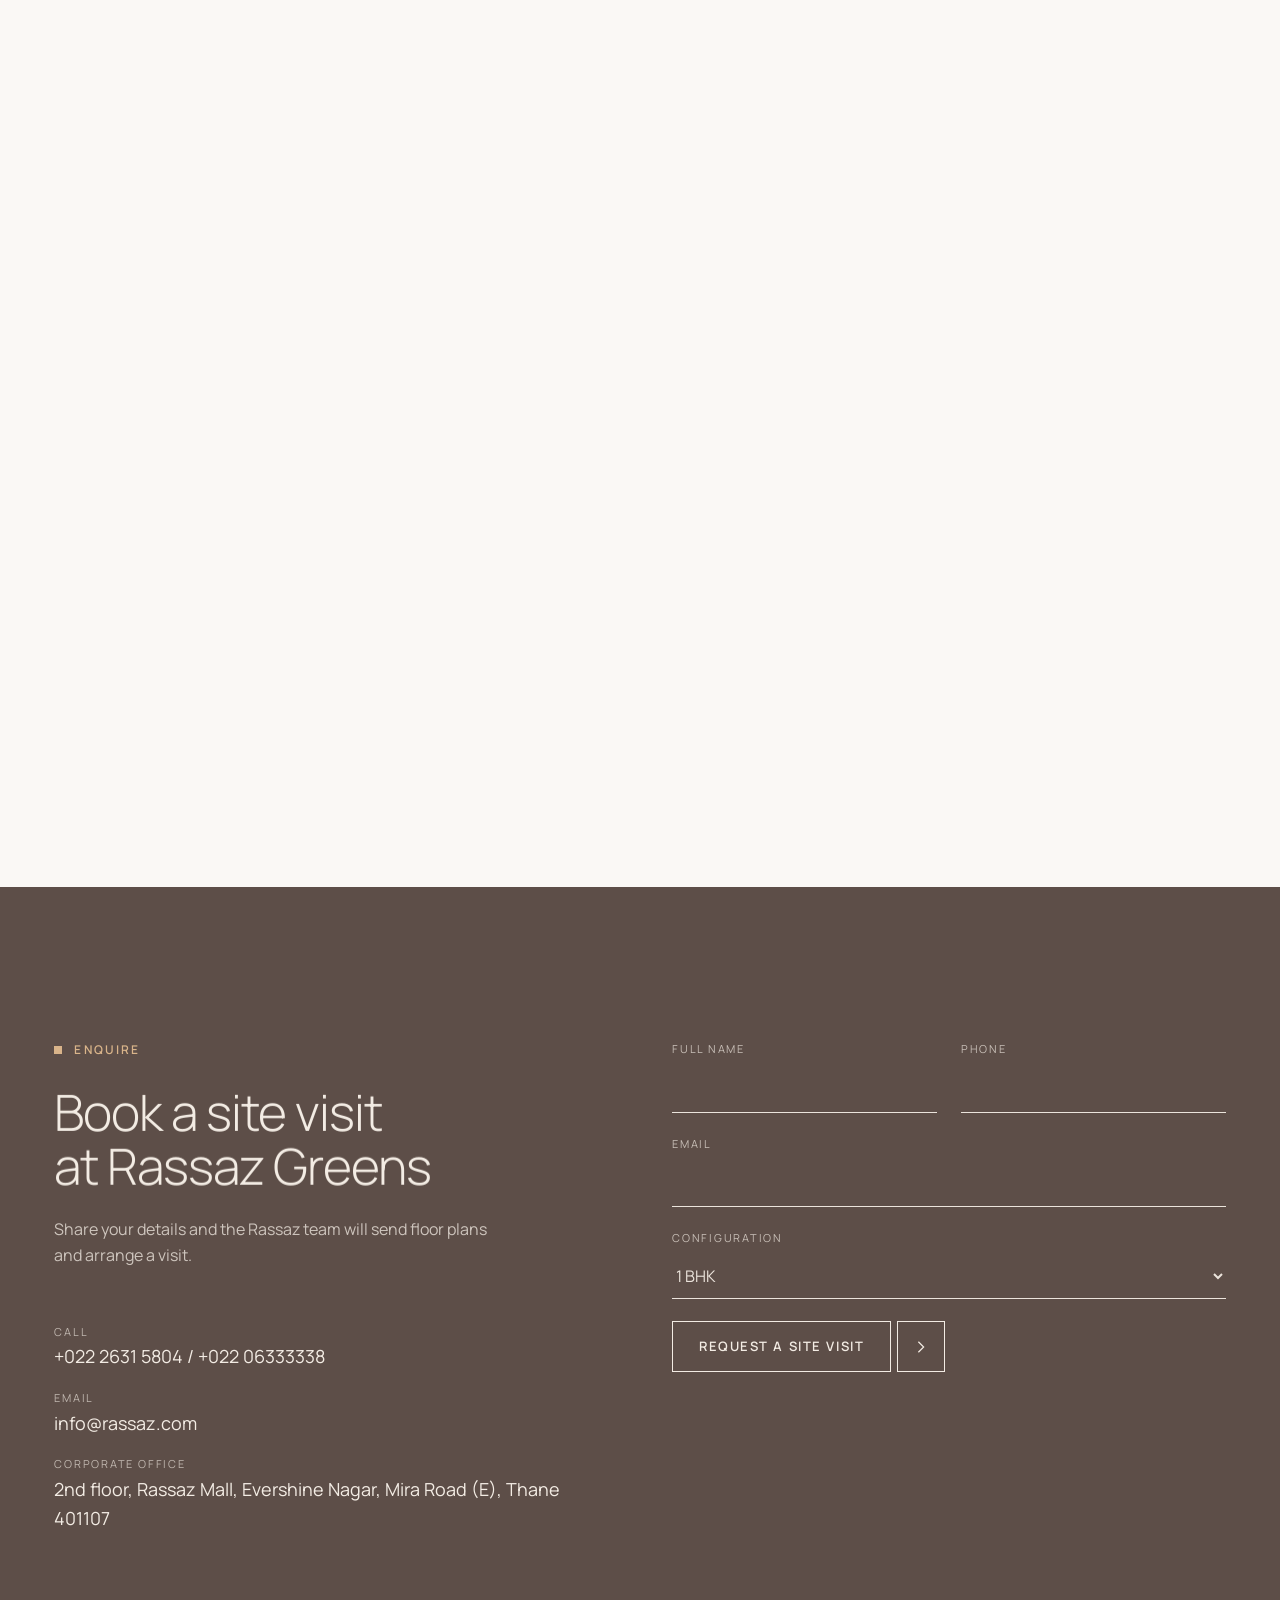
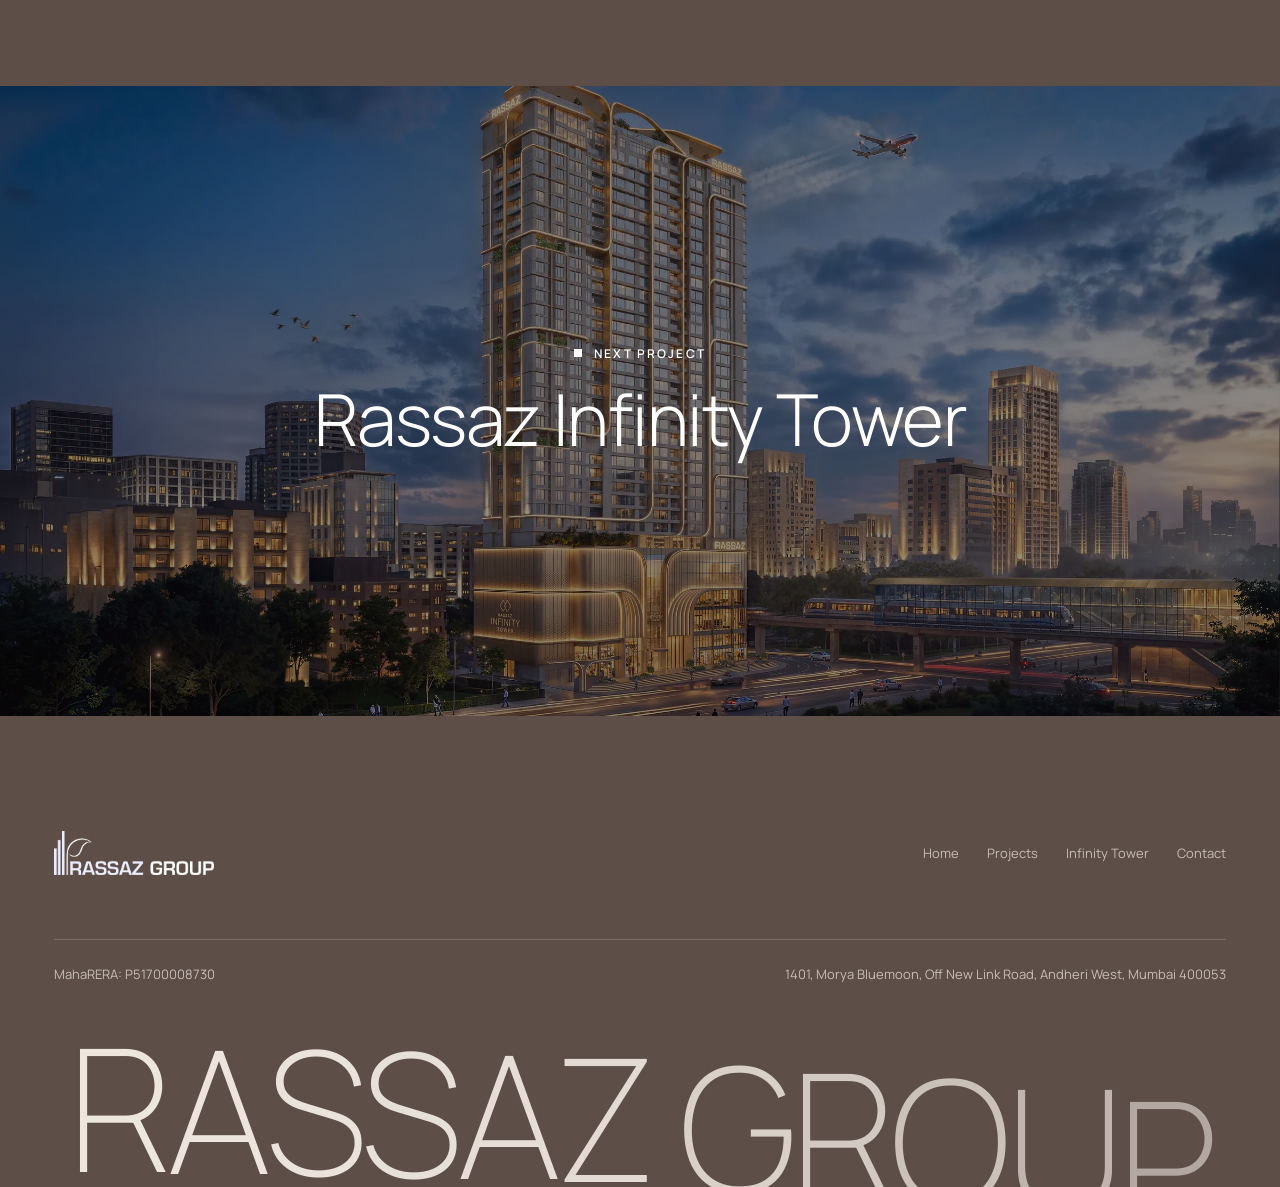
<file: rassaz-greens.html>
<!doctype html>
<html lang="en" class="no-js">
<head>
<meta charset="utf-8">
<meta name="viewport" content="width=device-width, initial-scale=1, viewport-fit=cover">
<title>Rassaz Greens</title>
<meta name="claude:viewport-fit-sides" content="cover">
<meta name="description" content="Rassaz Greens — residences and retail in Mira Road by Rassaz Group. A 4 acre landscaped complex of 8 towers inspired by Dubai architecture.">
<link rel="icon" href="assets/favicon.png">
<link rel="preconnect" href="https://fonts.googleapis.com">
<link rel="preconnect" href="https://fonts.gstatic.com" crossorigin>
<link rel="stylesheet" href="https://fonts.googleapis.com/css2?family=Manrope:wght@200;300;400;500;600;700;800&display=swap">
<link rel="stylesheet" href="assets/css/style.css">
</head>
<body>

<div class="preloader" aria-hidden="true">
  <div class="pl-inner">
    <img src="assets/logo-rassaz-white.png" alt="">
    <div class="pl-bar"><i></i></div>
    <div class="pl-count">000</div>
  </div>
</div>

<header class="header">
  <div class="h-in">
    <nav aria-label="Primary">
      <a href="index.html">Home</a>
      <a href="#overview">Overview</a>
      <a href="#masterplan">Master plan</a>
    </nav>
    <a href="index.html" class="logo" aria-label="Rassaz Group home">
      <img class="lg-white" src="assets/logo-rassaz-white.png" alt="Rassaz Group">
      <img class="lg-dark" src="assets/logo-rassaz-dark.png" alt="">
    </a>
    <div class="h-right">
      <nav aria-label="Secondary">
        <a href="#residences">Residences</a>
        <a href="#enquire">Enquire</a>
      </nav>
      <button class="burger" aria-label="Open menu" aria-expanded="false"><i></i><i></i></button>
    </div>
  </div>
</header>

<div class="menu" aria-label="Menu">
  <ul>
    <li><a href="index.html" data-img="a">Home</a></li>
    <li><a href="#overview" data-img="b">Overview</a></li>
    <li><a href="#masterplan" data-img="c">Master plan</a></li>
    <li><a href="#residences" data-img="d">Residences</a></li>
    <li><a href="infinity-tower.html" data-img="e">Infinity Tower</a></li>
    <li><a href="#enquire" data-img="a">Enquire</a></li>
  </ul>
  <div class="m-media" aria-hidden="true">
    <img data-key="a" class="on" src="assets/img/greens-night-arch-sm.webp" alt="">
    <img data-key="b" src="assets/img/greens-plaza-sm.webp" alt="">
    <img data-key="c" src="assets/img/greens-topview-sm.webp" alt="">
    <img data-key="d" src="assets/img/greens-living-sm.webp" alt="">
    <img data-key="e" src="assets/img/infinity-aerial-sm.webp" alt="">
  </div>
  <div class="m-meta"><span>info@rassaz.com</span><span>+022 2631 5804 / +022 06333338</span></div>
</div>

<main>

<section class="p-hero" data-hero>
  <img class="kenburns" src="assets/img/greens-night-arch.webp" alt="Rassaz Greens courtyard arches lit at night">
  <div class="shade"></div>
  <div class="ph-in">
    <div class="wrap">
      <nav class="crumbs" aria-label="Breadcrumb" data-hero-fade><a href="index.html">Home</a><span>/</span><a href="index.html#projects">Projects</a><span>/</span><span>Rassaz Greens</span></nav>
      <div class="ph-grid">
        <h1 class="t-hero" data-hero-split>Rassaz Greens</h1>
        <div class="ph-side" data-hero-fade>
          <p>Residences &amp; retail in Mira Road. Dubai homes, inspired by contemporary Dubai architecture.</p>
          <button class="btn light" data-video="assets/video/rassaz-greens-film.mp4" data-caption="Rassaz Greens — film" data-magnetic><span>Watch the film</span><span class="arr"><svg viewBox="0 0 16 16" fill="currentColor"><path d="M4 2v12l9-6z"/></svg></span></button>
        </div>
      </div>
    </div>
  </div>
</section>

<section class="bg-paper" id="overview">
  <div class="wrap">
    <dl class="facts" data-stagger style="margin:0">
      <div><dt>Landscaped complex</dt><dd>4 acres</dd></div>
      <div><dt>Towers</dt><dd>8 towers</dd></div>
      <div><dt>Residences</dt><dd>1, 2 &amp; 3 BHK</dd></div>
      <div><dt>MahaRERA</dt><dd style="font-size:clamp(18px,1.7vw,26px)">P51700008730</dd></div>
    </dl>
  </div>
</section>

<section class="section bg-paper" style="padding-top:clamp(60px,8vw,120px)">
  <div class="wrap">
    <div class="who-top">
      <div style="display:grid;gap:28px">
        <span class="eyebrow">Overview</span>
        <h2 class="t-l" data-scrub>Vision meets timeless design. A 4 acre landscaped complex of 8 towers, where façades meet generous public space.</h2>
      </div>
      <p class="lead" data-reveal>Planned around an urban campus with a central common area, Rassaz Greens gives residents shared spaces that bring neighbours together, with homes planned around quality materials and space for contemporary living.</p>
    </div>
  </div>
</section>

<!-- DAY / NIGHT -->
<section class="section bg-cream">
  <div class="wrap">
    <div class="people-head">
      <div style="display:grid;gap:22px"><span class="eyebrow">Day to night</span><h2 class="t-l" data-split>Inspired by Dubai architecture</h2></div>
      <p class="lead">Drag across the courtyard to watch the arches move from daylight into their evening glow.</p>
    </div>
    <div class="compare" data-compare data-cursor="Drag">
      <img src="assets/img/greens-plaza.webp" alt="Rassaz Greens courtyard arches in daylight" loading="lazy">
      <img class="c-top" src="assets/img/greens-night-plaza.webp" alt="The same courtyard lit at night" loading="lazy">
      <span class="c-lbl l">Day</span><span class="c-lbl r">Night</span>
      <div class="c-handle"><i>‹ ›</i></div>
      <label class="visually-hidden" for="cmp" style="position:absolute;width:1px;height:1px;overflow:hidden;clip:rect(0 0 0 0)">Compare day and night</label>
      <input id="cmp" type="range" min="0" max="100" value="50">
    </div>
  </div>
</section>

<!-- MASTER PLAN -->
<section class="section bg-paper" id="masterplan" data-plan>
  <div class="wrap">
    <div class="people-head">
      <div style="display:grid;gap:22px"><span class="eyebrow">Master plan · Podium level</span><h2 class="t-l" data-split>A campus built around its garden</h2></div>
      <p class="lead">Select an amenity to zoom into the plan. Select it again to zoom out.</p>
    </div>
    <div class="plan">
      <div class="plan-map" data-reveal>
        <img src="assets/img/greens-masterplan.webp" alt="Rassaz Greens master plan at podium level showing towers A to H, club house, elevated garden and sports arena" loading="lazy">
        <span class="hs" data-hs="1" style="left:51.9%;top:35%">1</span>
        <span class="hs" data-hs="2" style="left:54.4%;top:26.4%">2</span>
        <span class="hs" data-hs="3" style="left:49.4%;top:24.6%">3</span>
        <span class="hs" data-hs="4" style="left:62.7%;top:20.4%">4</span>
        <span class="hs" data-hs="5" style="left:73.2%;top:22.3%">5</span>
        <span class="hs" data-hs="6" style="left:81.3%;top:17.3%">6</span>
        <span class="hs" data-hs="7" style="left:84.5%;top:22.6%">7</span>
        <span class="hs" data-hs="8" style="left:74.7%;top:34.6%">8</span>
        <span class="hs" data-hs="9" style="left:53.3%;top:53.9%">9</span>
        <span class="hs" data-hs="10" style="left:62%;top:65.4%">10</span>
        <span class="hs" data-hs="11" style="left:41.6%;top:77%">11</span>
        <span class="hs" data-hs="12" style="left:33.1%;top:87%">12</span>
      </div>
      <ul class="plan-list">
        <li><button data-hs="1"><i>1</i>Club house</button></li>
        <li><button data-hs="2"><i>2</i>Lap pool</button></li>
        <li><button data-hs="3"><i>3</i>Meditation cloud</button></li>
        <li><button data-hs="4"><i>4</i>Multipurpose turf &amp; cycling track</button></li>
        <li><button data-hs="5"><i>5</i>Badminton court &amp; bar gym</button></li>
        <li><button data-hs="6"><i>6</i>Amphitheatre</button></li>
        <li><button data-hs="7"><i>7</i>Skate board</button></li>
        <li><button data-hs="8"><i>8</i>Cricket net</button></li>
        <li><button data-hs="9"><i>9</i>Elevated garden: tensile tent, jungle gym, sand pit, function area, jogging track</button></li>
        <li><button data-hs="10"><i>10</i>Water body, deck &amp; gazebo</button></li>
        <li><button data-hs="11"><i>11</i>Retail A1 &amp; B1</button></li>
        <li><button data-hs="12"><i>12</i>Entry gate 1 &amp; gate 2</button></li>
      </ul>
    </div>
  </div>
</section>

<!-- RESIDENCES -->
<section class="section bg-cream" id="residences" style="overflow:hidden">
  <div class="wrap">
    <div class="people-head">
      <div style="display:grid;gap:22px"><span class="eyebrow">Residences</span><h2 class="t-l" data-split>You dream. We make it happen for you.</h2></div>
      <p class="lead">Drag through the show apartment. Select any room to view it full screen.</p>
    </div>
  </div>
  <div class="hgal" data-cursor="Drag">
    <figure><a class="media" href="assets/img/greens-living.webp" data-lightbox="res" data-caption="Living &amp; dining" data-tilt="5"><img src="assets/img/greens-living-sm.webp" alt="Living and dining room" loading="lazy" draggable="false"></a><figcaption>Living &amp; dining</figcaption></figure>
    <figure><a class="media" href="assets/img/greens-dining-portrait.webp" data-lightbox="res" data-caption="Dining" data-tilt="5"><img src="assets/img/greens-dining-portrait-sm.webp" alt="Dining table under a carved jali ceiling" loading="lazy" draggable="false"></a><figcaption>Dining</figcaption></figure>
    <figure><a class="media" href="assets/img/greens-living-3.webp" data-lightbox="res" data-caption="Living room" data-tilt="5"><img src="assets/img/greens-living-3-sm.webp" alt="Living room with sectional sofa" loading="lazy" draggable="false"></a><figcaption>Living room</figcaption></figure>
    <figure><a class="media" href="assets/img/greens-bedroom.webp" data-lightbox="res" data-caption="Master bedroom" data-tilt="5"><img src="assets/img/greens-bedroom-sm.webp" alt="Master bedroom with padded headboard wall" loading="lazy" draggable="false"></a><figcaption>Master bedroom</figcaption></figure>
    <figure><a class="media" href="assets/img/greens-vanity.webp" data-lightbox="res" data-caption="Vanity" data-tilt="5"><img src="assets/img/greens-vanity-sm.webp" alt="Vanity with round mirror and marble" loading="lazy" draggable="false"></a><figcaption>Vanity</figcaption></figure>
    <figure><a class="media" href="assets/img/greens-bedroom-4.webp" data-lightbox="res" data-caption="Bedroom" data-tilt="5"><img src="assets/img/greens-bedroom-4-sm.webp" alt="Bedroom with green panelled wall" loading="lazy" draggable="false"></a><figcaption>Bedroom</figcaption></figure>
    <figure><a class="media" href="assets/img/greens-dining-2.webp" data-lightbox="res" data-caption="Dining" data-tilt="5"><img src="assets/img/greens-dining-2-sm.webp" alt="Dining table set for six" loading="lazy" draggable="false"></a><figcaption>Dining</figcaption></figure>
    <figure><a class="media" href="assets/img/greens-bedroom-2.webp" data-lightbox="res" data-caption="Bedroom" data-tilt="5"><img src="assets/img/greens-bedroom-2-sm.webp" alt="Bedroom with wall-mounted desk" loading="lazy" draggable="false"></a><figcaption>Bedroom</figcaption></figure>
    <figure><a class="media" href="assets/img/greens-lobby.webp" data-lightbox="res" data-caption="Entrance lobby" data-tilt="5"><img src="assets/img/greens-lobby-sm.webp" alt="Entrance lobby with stained glass and arch" loading="lazy" draggable="false"></a><figcaption>Entrance lobby</figcaption></figure>
  </div>
  <div class="wrap" style="margin-top:clamp(50px,6vw,90px)">
    <dl class="facts facts-cfg" style="margin:0">
      <div><dt>Configuration</dt><dd>1 BHK</dd></div>
      <div><dt>Configuration</dt><dd>2 BHK</dd></div>
      <div><dt>Configuration</dt><dd>3 BHK</dd></div>
      <div class="facts-cta" style="align-content:center"><a href="#enquire" class="btn" data-magnetic><span>Get floor plans</span><span class="arr"><svg viewBox="0 0 16 16" fill="none" stroke="currentColor" stroke-width="1.4"><path d="M5 2l6 6-6 6"/></svg></span></a></div>
    </dl>
  </div>
</section>

<!-- CLUB -->
<section class="section bg-paper">
  <div class="wrap">
    <div class="chapter">
      <div class="ch-text">
        <span class="eyebrow">Marassim The Club</span>
        <h2 class="t-l" data-split>A vibrant and fulfilling lifestyle</h2>
        <p class="lead" data-reveal>The club brings leisure into the heart of the complex, with private sundecks and more for residents.</p>
      </div>
      <div class="media ch-media parallax" data-clip><img src="assets/img/greens-garden.webp" alt="Pergola in the podium garden" loading="lazy" data-parallax="8"></div>
    </div>
    <ul class="amen-list" data-stagger style="margin-top:clamp(40px,5vw,70px)">
      <li>Club entrance</li><li>Library</li><li>Banquet hall</li><li>Swimming pool</li><li>Movie theatre</li><li>Games room</li>
    </ul>
  </div>
</section>

<!-- NIGHT FLY-THROUGH -->
<section class="fly" data-fly aria-label="Rassaz Greens by night">
  <div class="fly-sticky">
    <div class="fly-title"><div style="display:grid;gap:18px;justify-items:center"><span class="eyebrow">Security here means exclusivity</span><h2>Live the<br><em>Dubai life</em> with us</h2></div></div>
    <div class="fly-stage">
      <figure class="fly-item"><img src="assets/img/greens-night-arch-sm.webp" alt="Lit arches in the courtyard" loading="lazy"><figcaption>The courtyard arches</figcaption></figure>
      <figure class="fly-item portrait"><img src="assets/img/greens-tower-sm.webp" alt="Rassaz Greens tower" loading="lazy"><figcaption>The towers</figcaption></figure>
      <figure class="fly-item"><img src="assets/img/greens-night-palm-sm.webp" alt="Palm with fairy lights by the arches" loading="lazy"><figcaption>Evening in the garden</figcaption></figure>
      <figure class="fly-item portrait"><img src="assets/img/greens-model-sm.webp" alt="Architectural model of Rassaz Greens" loading="lazy"><figcaption>The model</figcaption></figure>
      <figure class="fly-item"><img src="assets/img/greens-plaza-sm.webp" alt="RASSAZ GREENS signage in the plaza" loading="lazy"><figcaption>The plaza</figcaption></figure>
      <figure class="fly-item portrait"><img src="assets/img/greens-topview-sm.webp" alt="Top view of the podium garden" loading="lazy"><figcaption>From above</figcaption></figure>
      <figure class="fly-item"><img src="assets/img/greens-aerial-sm.webp" alt="Aerial view of Mira Road with Rassaz Greens" loading="lazy"><figcaption>Be a part of the city</figcaption></figure>
    </div>
    <div class="fly-progress"><span>Rassaz Greens</span><span data-fly-count>01 / 07</span></div>
  </div>
</section>

<!-- FILM -->
<section class="film" data-film aria-label="Film">
  <div class="f-sticky">
    <div class="f-frame">
      <video src="assets/video/greens-loop.mp4" muted loop playsinline autoplay preload="metadata" poster="assets/video/greens-poster.jpg" aria-hidden="true"></video>
    </div>
    <div class="f-title">
      <div style="display:grid;justify-items:center">
        <button class="play" data-video="assets/video/rassaz-greens-film.mp4" data-caption="Rassaz Greens — film" data-cursor="Play"><i><svg viewBox="0 0 16 16" fill="currentColor"><path d="M3 1.5v13L14 8z"/></svg></i>Watch the full film</button>
      </div>
    </div>
  </div>
</section>

<!-- ENQUIRE -->
<section class="section" id="enquire" style="background:var(--mocha);color:#F3ECE4">
  <div class="wrap">
    <div class="enquire">
      <div style="display:grid;gap:24px;align-content:start">
        <span class="eyebrow" style="color:var(--gold-hi)">Enquire</span>
        <h2 class="t-l" data-split>Book a site visit at Rassaz Greens</h2>
        <p class="lead" style="color:rgba(243,236,228,.75)">Share your details and the Rassaz team will send floor plans and arrange a visit.</p>
        <div class="contact-lines">
          <div><span>Call</span><b>+022 2631 5804 / +022 06333338</b></div>
          <div><span>Email</span><b>info@rassaz.com</b></div>
          <div><span>Corporate office</span><b>2nd floor, Rassaz Mall, Evershine Nagar, Mira Road (E), Thane 401107</b></div>
        </div>
      </div>
      <form class="form" data-enquiry novalidate>
        <div class="field"><label for="g-name">Full name</label><input id="g-name" name="name" required autocomplete="name"></div>
        <div class="field"><label for="g-phone">Phone</label><input id="g-phone" name="phone" type="tel" required pattern="[0-9+ ]{8,15}" autocomplete="tel"></div>
        <div class="field full"><label for="g-email">Email</label><input id="g-email" name="email" type="email" autocomplete="email"></div>
        <div class="field full"><label for="g-conf">Configuration</label><select id="g-conf" name="conf"><option>1 BHK</option><option>2 BHK</option><option>3 BHK</option><option>Retail</option></select></div>
        <div class="full" style="display:flex;gap:20px;align-items:center;flex-wrap:wrap">
          <button type="submit" class="btn light" data-magnetic><span>Request a site visit</span><span class="arr"><svg viewBox="0 0 16 16" fill="none" stroke="currentColor" stroke-width="1.4"><path d="M5 2l6 6-6 6"/></svg></span></button>
          <p class="form-note" role="status" aria-live="polite"></p>
        </div>
      </form>
    </div>
  </div>
</section>

<a class="next-proj" href="infinity-tower.html" data-cursor="Next">
  <img src="assets/img/infinity-aerial.webp" alt="" loading="lazy">
  <div class="np-in"><span class="eyebrow" style="color:#fff">Next project</span><h2 class="t-xl">Rassaz Infinity Tower</h2></div>
</a>

</main>

<footer class="footer" id="contact">
  <div class="wrap">
    <div class="f-bottom" style="margin-top:0;border-top:0;padding-top:0">
      <a href="index.html" aria-label="Rassaz Group home"><img src="assets/logo-rassaz-white.png" alt="Rassaz Group" style="width:160px"></a>
      <div style="display:flex;gap:28px;flex-wrap:wrap"><a href="index.html">Home</a><a href="index.html#projects">Projects</a><a href="infinity-tower.html">Infinity Tower</a><a href="index.html#contact">Contact</a></div>
    </div>
    <div class="f-bottom"><span>MahaRERA: P51700008730</span><span>1401, Morya Bluemoon, Off New Link Road, Andheri West, Mumbai 400053</span></div>
    <div class="f-word" aria-hidden="true">RASSAZ GROUP</div>
  </div>
</footer>

<script src="assets/vendor/gsap.min.js"></script>
<script src="assets/vendor/ScrollTrigger.min.js"></script>
<script src="assets/vendor/lenis.min.js"></script>
<script src="assets/js/main.js"></script>
</body>
</html>
</file>
<file: assets/css/style.css>
/* Rassaz Group — first cut
   Layout: editorial grid on warm paper (from client homepage draft), deep mocha + gold for film/night moments.
   Palette sampled from "homepage - draft 1.pdf". */
:root{
  --paper:#FFFFFF;
  --cream:#FAF8F5;
  --sand:#F1ECE6;
  --ink:#2E2624;
  --ink-soft:#5F5450;
  --mocha:#5D4E48;
  --taupe:#94786A;
  --gold:#B58F6F;
  --gold-hi:#D9B48A;
  --night:#14100E;
  --line:rgba(46,38,36,.14);
  --line-light:rgba(255,255,255,.18);

  --f-display:"Fraunces","Cormorant Garamond",Georgia,"Times New Roman",serif;
  --f-body:"Instrument Sans","Helvetica Neue",Arial,sans-serif;

  --gutter:max(16px,env(safe-area-inset-left,0px));
  --gutter-r:max(16px,env(safe-area-inset-right,0px));
  --wrap:1440px;
  --ease:cubic-bezier(.22,1,.36,1);
  color-scheme:light;
}
*,*::before,*::after{box-sizing:border-box}
html{-webkit-text-size-adjust:100%}
html.lenis,html.lenis body{height:auto}
.lenis.lenis-smooth{scroll-behavior:auto!important}
body{margin:0;background:var(--cream);color:var(--ink);font-family:var(--f-body);font-size:16px;line-height:1.6;-webkit-font-smoothing:antialiased;overflow-x:hidden}
img,video{max-width:100%;display:block}
a{color:inherit;text-decoration:none}
button{font:inherit;color:inherit;background:none;border:0;cursor:pointer;padding:0}
:focus-visible{outline:2px solid var(--gold);outline-offset:3px}
::selection{background:var(--gold);color:#fff}
h1,h2,h3,h4{font-family:var(--f-display);font-weight:300;margin:0;line-height:1.08;letter-spacing:-.015em;text-wrap:balance;font-variation-settings:"opsz" 96}
p{margin:0}
.wrap{max-width:var(--wrap);margin-inline:auto;padding-left:calc(var(--gutter) + clamp(0px,3vw,48px));padding-right:calc(var(--gutter-r) + clamp(0px,3vw,48px))}
.section{padding-block:clamp(80px,12vw,180px);position:relative}
.bg-paper{background:var(--paper)}
.bg-cream{background:var(--cream)}
.bg-sand{background:var(--sand)}
.bg-night{background:var(--night);color:#F3ECE4}
.bg-mocha{background:var(--mocha);color:#F3ECE4}

/* type scale */
.t-hero{font-size:clamp(46px,8.4vw,132px);line-height:.98;letter-spacing:-.03em}
.t-xl{font-size:clamp(38px,5.6vw,86px)}
.t-l{font-size:clamp(30px,3.9vw,58px);line-height:1.1}
.t-m{font-size:clamp(24px,2.5vw,36px);line-height:1.2}
.t-s{font-size:clamp(19px,1.6vw,23px);line-height:1.35}
.lead{font-size:clamp(16px,1.2vw,18px);color:var(--ink-soft);max-width:46ch}
.bg-night .lead,.bg-mocha .lead{color:rgba(243,236,228,.72)}
.small{font-size:14px;color:var(--ink-soft)}
.italic{font-style:italic}
.gold{color:var(--gold)}

.eyebrow{display:inline-flex;align-items:center;gap:12px;font-size:12px;letter-spacing:.18em;text-transform:uppercase;color:var(--taupe);font-weight:500}
.eyebrow::before{content:"";width:8px;height:8px;background:currentColor}
.bg-night .eyebrow,.bg-mocha .eyebrow{color:var(--gold-hi)}

/* button (from PDF: outlined label + arrow square) */
.btn{display:inline-flex;align-items:stretch;gap:6px;font-size:13px;letter-spacing:.12em;text-transform:uppercase;font-weight:500;color:inherit}
.btn span{display:flex;align-items:center;border:1px solid currentColor;padding:14px 26px;position:relative;overflow:hidden;transition:color .5s var(--ease)}
.btn span::before{content:"";position:absolute;inset:0;background:var(--ink);transform:translateY(101%);transition:transform .55s var(--ease);z-index:-1}
.btn .arr{padding:14px 16px}
.btn .arr svg{width:14px;height:14px;transition:transform .5s var(--ease)}
.btn:hover span::before{transform:translateY(0)}
.btn:hover span{color:var(--cream)}
.btn:hover .arr svg{transform:translateX(4px)}
.btn.light span::before{background:var(--cream)}
.btn.light:hover span{color:var(--ink)}
.btn span{isolation:isolate}

/* ---------- preloader ---------- */
.preloader{position:fixed;inset:0;z-index:200;background:var(--night);display:grid;place-items:center;color:var(--gold-hi)}
.preloader .pl-inner{display:grid;justify-items:center;gap:28px}
.preloader img{width:min(320px,62vw);height:auto;opacity:0;filter:blur(8px)}
.preloader .pl-bar{width:min(320px,62vw);height:1px;background:rgba(217,180,138,.2);position:relative;overflow:hidden}
.preloader .pl-bar i{position:absolute;inset:0;background:var(--gold-hi);transform:scaleX(0);transform-origin:left}
.preloader .pl-count{font-size:12px;letter-spacing:.3em;font-variant-numeric:tabular-nums}
.no-js .preloader{display:none}

/* ---------- cursor ---------- */
.cursor{position:fixed;left:0;top:0;z-index:150;pointer-events:none;mix-blend-mode:normal}
.cursor .c-dot{position:fixed;width:6px;height:6px;border-radius:50%;background:var(--gold);transform:translate(-50%,-50%)}
.cursor .c-ring{position:fixed;width:40px;height:40px;border:1px solid rgba(181,143,111,.6);border-radius:50%;transform:translate(-50%,-50%);display:grid;place-items:center;transition:width .4s var(--ease),height .4s var(--ease),background .4s,border-color .4s}
.cursor .c-ring b{font:500 11px/1 var(--f-body);letter-spacing:.14em;text-transform:uppercase;color:#fff;opacity:0;transition:opacity .3s}
.cursor.is-label .c-ring{width:92px;height:92px;background:var(--gold);border-color:transparent}
.cursor.is-label .c-ring b{opacity:1}
.cursor.is-link .c-ring{width:62px;height:62px;border-color:var(--gold)}
@media (hover:none),(pointer:coarse){.cursor{display:none}}

/* ---------- header ---------- */
.header{position:fixed;inset:0 0 auto;z-index:100;padding-top:env(safe-area-inset-top,0px);color:#fff;transition:transform .6s var(--ease),background .5s,color .5s}
.header .h-in{display:grid;grid-template-columns:1fr auto 1fr;align-items:center;height:84px;max-width:var(--wrap);margin-inline:auto;padding-left:calc(var(--gutter) + clamp(0px,3vw,48px));padding-right:calc(var(--gutter-r) + clamp(0px,3vw,48px))}
.header nav{display:flex;gap:30px;font-size:12px;letter-spacing:.16em;text-transform:uppercase}
.header nav a{position:relative;padding-block:6px;opacity:.85}
.header nav a::after{content:"";position:absolute;left:0;right:0;bottom:0;height:1px;background:currentColor;transform:scaleX(0);transform-origin:right;transition:transform .5s var(--ease)}
.header nav a:hover{opacity:1}.header nav a:hover::after,.header nav a.active::after{transform:scaleX(1);transform-origin:left}
.header .logo{display:block;width:150px;height:41px;position:relative}
.header .logo img{position:absolute;inset:0;width:100%;height:100%;object-fit:contain;transition:opacity .4s}
.header .logo .lg-dark{opacity:0}
.header .h-right{display:flex;justify-content:flex-end;align-items:center;gap:26px;font-size:12px;letter-spacing:.16em;text-transform:uppercase}
.header .h-phone{opacity:.85}
.header.solid{background:rgba(250,248,245,.92);backdrop-filter:blur(14px);-webkit-backdrop-filter:blur(14px);color:var(--ink);box-shadow:0 1px 0 var(--line)}
.header.solid .logo .lg-dark{opacity:1}.header.solid .logo .lg-white{opacity:0}
.header.dark.solid{background:rgba(20,16,14,.86);color:#F3ECE4;box-shadow:0 1px 0 var(--line-light)}
.header.dark.solid .logo .lg-dark{opacity:0}.header.dark.solid .logo .lg-white{opacity:1}
.header.hide{transform:translateY(-100%)}
.burger{width:44px;height:44px;display:none;place-items:center;position:relative}
.burger i{position:absolute;left:11px;right:11px;height:1px;background:currentColor;transition:transform .5s var(--ease),top .5s var(--ease)}
.burger i:nth-child(1){top:17px}.burger i:nth-child(2){top:26px}
body.menu-open .burger i:nth-child(1){top:21px;transform:rotate(45deg)}
body.menu-open .burger i:nth-child(2){top:21px;transform:rotate(-45deg)}

.menu{position:fixed;inset:0;z-index:90;background:var(--night);color:#F3ECE4;clip-path:inset(0 0 100% 0);transition:clip-path .9s var(--ease);display:grid;grid-template-columns:1.1fr 1fr;padding-top:calc(110px + env(safe-area-inset-top,0px));padding-bottom:max(32px,env(safe-area-inset-bottom,0px));padding-left:calc(var(--gutter) + clamp(0px,3vw,48px));padding-right:calc(var(--gutter-r) + clamp(0px,3vw,48px));gap:40px;overflow:auto}
body.menu-open .menu{clip-path:inset(0 0 0 0)}
.menu ul{list-style:none;margin:0;padding:0;display:grid;gap:4px;align-content:start}
.menu li a{font-family:var(--f-display);font-weight:300;font-size:clamp(40px,6vw,84px);line-height:1.08;display:inline-block;transition:color .4s,transform .6s var(--ease)}
.menu li a:hover{color:var(--gold-hi);transform:translateX(14px)}
.menu .m-media{position:relative;overflow:hidden;aspect-ratio:4/5;max-height:70vh;align-self:start}
.menu .m-media img{position:absolute;inset:0;width:100%;height:100%;object-fit:cover;opacity:0;transform:scale(1.12);transition:opacity .7s,transform 1.2s var(--ease)}
.menu .m-media img.on{opacity:1;transform:scale(1)}
.menu .m-meta{grid-column:1/-1;display:flex;flex-wrap:wrap;gap:12px 40px;font-size:14px;color:rgba(243,236,228,.65);border-top:1px solid var(--line-light);padding-top:24px}

/* ---------- split text ---------- */
.sl-line{display:block;overflow:hidden;padding-bottom:.08em;margin-bottom:-.08em}
.sl-line > span{display:inline-block;will-change:transform}
.w-scrub{transition:none}

/* ---------- media primitives ---------- */
.media{position:relative;overflow:hidden;background:var(--sand)}
.media img,.media video{width:100%;height:100%;object-fit:cover}
.media.parallax img{height:120%;position:absolute;top:-10%;left:0}
.clip{clip-path:inset(0 0 0 0)}
.tilt{transform-style:preserve-3d;will-change:transform;transition:transform .2s linear}
.tilt .glare{position:absolute;inset:0;pointer-events:none;background:radial-gradient(circle at var(--gx,50%) var(--gy,50%),rgba(255,255,255,.28),transparent 45%);opacity:0;transition:opacity .4s;mix-blend-mode:soft-light;z-index:2}
.tilt:hover .glare{opacity:1}

/* ---------- HOME: hero ---------- */
.hero{position:relative;height:100svh;min-height:620px;color:#fff;overflow:hidden;background:var(--night)}
.hero canvas,.hero .hero-fallback{position:absolute;inset:0;width:100%;height:100%}
.hero .hero-fallback img{position:absolute;inset:0;width:100%;height:100%;object-fit:cover;opacity:0;transition:opacity 1.4s}
.hero .hero-fallback img.on{opacity:1}
.hero .shade{position:absolute;inset:0;background:linear-gradient(180deg,rgba(20,16,14,.55) 0%,rgba(20,16,14,0) 28%,rgba(20,16,14,0) 52%,rgba(20,16,14,.78) 100%);pointer-events:none}
.hero .h-content{position:absolute;inset:auto 0 0 0;padding-bottom:clamp(36px,6vh,72px)}
.hero .h-grid{display:grid;grid-template-columns:1.5fr 1fr;align-items:end;gap:40px}
.hero .h-side{display:grid;gap:26px;justify-items:start;max-width:420px;justify-self:end}
.hero .h-side p{color:rgba(255,255,255,.82);font-size:15px}
.hero .h-meta{display:flex;justify-content:space-between;align-items:center;margin-top:clamp(28px,5vh,56px);padding-top:20px;border-top:1px solid var(--line-light);font-size:12px;letter-spacing:.16em;text-transform:uppercase;color:rgba(255,255,255,.8);gap:20px;flex-wrap:wrap}
.hero .h-slides{display:flex;gap:22px;flex-wrap:wrap}
.hero .h-slides button{display:flex;gap:10px;align-items:center;opacity:.55;transition:opacity .4s;letter-spacing:.16em;text-transform:uppercase;font-size:12px;min-height:44px}
.hero .h-slides button i{width:36px;height:1px;background:rgba(255,255,255,.35);position:relative;overflow:hidden}
.hero .h-slides button i::after{content:"";position:absolute;inset:0;background:#fff;transform:scaleX(0);transform-origin:left}
.hero .h-slides button.on{opacity:1}
.hero .h-slides button.on i::after{animation:prog 6s linear forwards}
@keyframes prog{to{transform:scaleX(1)}}
.scroll-cue{display:flex;align-items:center;gap:12px}
.scroll-cue i{width:1px;height:34px;background:rgba(255,255,255,.3);position:relative;overflow:hidden}
.scroll-cue i::after{content:"";position:absolute;left:0;top:-40%;width:100%;height:40%;background:#fff;animation:cue 2s var(--ease) infinite}
@keyframes cue{to{top:100%}}

/* ---------- HOME: who we are ---------- */
.who-top{display:grid;grid-template-columns:2fr 1fr;gap:clamp(30px,6vw,120px);align-items:end}
.who-grid{display:grid;grid-template-columns:repeat(12,1fr);gap:clamp(16px,2vw,32px);margin-top:clamp(56px,8vw,110px);align-items:start}
.who-grid .w-a{grid-column:1/4;aspect-ratio:3/4}
.who-grid .w-b{grid-column:4/8;display:grid;gap:40px;align-content:space-between;align-self:stretch;padding-top:6px}
.who-grid .w-c{grid-column:8/13;aspect-ratio:4/5}
.who-grid .w-b h3{font-size:clamp(22px,2.1vw,30px);line-height:1.25}

/* ---------- ventures (horizontal) ---------- */
.ventures{overflow:hidden}
.v-head{display:grid;grid-template-columns:1fr 1fr;gap:40px;align-items:end;margin-bottom:clamp(40px,6vw,80px)}
.v-track{display:flex;gap:clamp(16px,2vw,28px);padding-left:calc(var(--gutter) + clamp(0px,3vw,48px));padding-right:calc(var(--gutter-r) + clamp(0px,3vw,48px));width:max-content}
.v-card{width:clamp(280px,30vw,440px);flex:none;display:grid;gap:18px;perspective:1000px}
.v-card .media{aspect-ratio:4/5}
.v-card h3{font-size:clamp(24px,2.2vw,32px)}
.v-card p{color:var(--ink-soft);font-size:15px;max-width:38ch}
.v-card .tag{font-size:11px;letter-spacing:.16em;text-transform:uppercase;color:var(--taupe)}
.v-type{aspect-ratio:4/5;background:var(--mocha);color:#F3ECE4;position:relative;overflow:hidden;display:flex;flex-direction:column;justify-content:space-between;padding:clamp(22px,2.4vw,36px)}
.v-type .big{font-family:var(--f-display);font-weight:300;font-size:clamp(40px,4.4vw,72px);line-height:1}
.v-type img{position:absolute;right:-12%;bottom:-6%;width:62%;opacity:.12}
.v-type .facts{display:grid;gap:4px;font-size:14px;color:rgba(243,236,228,.75);position:relative}
.v-type.alt{background:var(--ink)}
.v-type.gold{background:var(--gold);color:var(--night)}
.v-type.gold .facts{color:rgba(20,16,14,.75)}
.v-type.gold img{filter:brightness(0)}

/* ---------- numbers ---------- */
.nums-head{text-align:center;display:grid;justify-items:center;gap:18px;margin-bottom:clamp(40px,6vw,80px)}
.nums{display:grid;grid-template-columns:repeat(3,1fr);border-top:1px solid var(--line)}
.num{padding:clamp(28px,3vw,48px) clamp(16px,2.4vw,40px) 10px;border-right:1px solid var(--line);display:grid;gap:clamp(40px,6vw,96px)}
.num:last-child{border-right:0}
.num .n{font-family:var(--f-display);font-weight:300;font-size:clamp(56px,7vw,112px);line-height:1;font-variant-numeric:tabular-nums;letter-spacing:-.03em}
.num h3{font-family:var(--f-body);font-weight:500;font-size:18px;letter-spacing:0;margin-bottom:10px}
.num p{font-size:15px;color:var(--ink-soft);max-width:36ch}

/* ---------- projects ---------- */
.p-head{display:grid;grid-template-columns:1fr 1.4fr;gap:40px;align-items:start;margin-bottom:clamp(40px,6vw,80px)}
.p-grid{display:grid;grid-template-columns:1.25fr 1fr;gap:clamp(16px,2vw,32px);align-items:end}
.p-card{display:grid;gap:18px;perspective:1200px}
.p-card .media{aspect-ratio:4/3.1}
.p-card:nth-child(2) .media{aspect-ratio:4/4.6}
.p-card .media video{position:absolute;inset:0;opacity:0;transition:opacity .8s}
.p-card:hover .media video{opacity:1}
.p-card .media img{transition:transform 1.4s var(--ease)}
.p-card:hover .media img{transform:scale(1.06)}
.p-card .p-info{display:flex;justify-content:space-between;align-items:baseline;gap:16px;flex-wrap:wrap}
.p-card h3{font-size:clamp(24px,2.4vw,36px)}
.p-card .p-loc{font-size:12px;letter-spacing:.16em;text-transform:uppercase;color:var(--taupe)}
.p-card .badge{position:absolute;left:18px;top:18px;z-index:3;background:rgba(250,248,245,.9);color:var(--ink);font-size:11px;letter-spacing:.16em;text-transform:uppercase;padding:8px 12px}

/* ---------- 3D ring gallery ---------- */
.ring-sec{overflow:hidden;background:var(--night);color:#F3ECE4}
.ring-stage{height:clamp(420px,62vw,760px);perspective:1800px;position:relative;cursor:grab;touch-action:pan-y;margin-top:clamp(20px,4vw,60px)}
.ring-stage:active{cursor:grabbing}
.ring{position:absolute;left:50%;top:50%;transform-style:preserve-3d;width:0;height:0}
.ring figure{position:absolute;margin:0;width:var(--rw,300px);aspect-ratio:3/4;left:calc(var(--rw,300px) / -2);top:calc(var(--rw,300px) * -.666);backface-visibility:hidden;overflow:hidden;box-shadow:0 30px 60px rgba(0,0,0,.4)}
.ring figure img{width:100%;height:100%;object-fit:cover}
.ring figure figcaption{position:absolute;left:12px;bottom:10px;font-size:11px;letter-spacing:.14em;text-transform:uppercase;color:#fff;text-shadow:0 1px 8px rgba(0,0,0,.6)}
.ring-head{display:flex;justify-content:space-between;align-items:end;gap:30px;flex-wrap:wrap}
.ring-hint{font-size:12px;letter-spacing:.16em;text-transform:uppercase;color:rgba(243,236,228,.6)}

/* ---------- film expand ---------- */
.film{position:relative;height:220vh;background:var(--cream)}
.film .f-sticky{position:sticky;top:0;height:100vh;display:grid;place-items:center;overflow:hidden}
.film .f-frame{position:relative;width:100%;height:100%;clip-path:inset(18% 22% 18% 22% round 0px);overflow:hidden}
.film .f-frame video{width:100%;height:100%;object-fit:cover;transform:scale(1.25)}
.film .f-title{position:absolute;inset:0;display:grid;place-items:center;text-align:center;color:#fff;z-index:2;pointer-events:none}
.film .f-title h2{font-size:clamp(40px,7vw,120px);text-shadow:0 10px 50px rgba(0,0,0,.35)}
.play{pointer-events:auto;margin-top:26px;display:inline-flex;align-items:center;gap:14px;font-size:12px;letter-spacing:.16em;text-transform:uppercase;color:#fff;min-height:44px}
.play i{width:64px;height:64px;border-radius:50%;border:1px solid rgba(255,255,255,.7);display:grid;place-items:center;transition:background .4s,transform .5s var(--ease)}
.play:hover i{background:var(--gold);border-color:var(--gold);transform:scale(1.08)}
.play svg{width:16px;height:16px;margin-left:3px}

/* ---------- timeline ---------- */
.tl-wrap{overflow:hidden}
.tl-track{display:flex;width:max-content;padding-left:calc(var(--gutter) + clamp(0px,3vw,48px));padding-right:calc(var(--gutter-r) + clamp(0px,3vw,48px))}
.tl-item{width:clamp(220px,22vw,300px);flex:none;border-left:1px solid var(--line);padding:0 24px 0 20px;display:grid;gap:12px;position:relative}
.tl-item::before{content:"";position:absolute;left:-5px;top:0;width:9px;height:9px;background:var(--gold)}
.tl-item .y{font-family:var(--f-display);font-weight:300;font-size:clamp(44px,4.6vw,72px);line-height:1;color:var(--ink);font-variant-numeric:tabular-nums}
.tl-item .e{font-size:15px;color:var(--ink-soft)}

/* ---------- people ---------- */
.people-head{display:flex;justify-content:space-between;align-items:end;gap:30px;flex-wrap:wrap;margin-bottom:clamp(40px,6vw,80px)}
.people{display:grid;grid-template-columns:repeat(4,1fr);gap:clamp(14px,1.6vw,26px)}
.person{display:grid;gap:14px}
.person .ph{aspect-ratio:3/4;background:linear-gradient(180deg,var(--sand),#E4DCD3);position:relative;overflow:hidden;display:flex;align-items:flex-end;justify-content:center}
.person .ph img{width:92%;height:auto;max-height:96%;object-fit:contain;object-position:bottom;filter:grayscale(1);transition:filter .8s,transform 1.1s var(--ease);transform-origin:bottom}
.person:hover .ph img{filter:grayscale(0);transform:scale(1.04)}
.person h3{font-size:clamp(20px,1.7vw,26px)}
.person p{font-size:14px;color:var(--ink-soft)}
.careers{display:grid;justify-items:center;gap:20px;margin-top:clamp(56px,7vw,100px);text-align:center}

/* ---------- marquee ---------- */
.marquee{overflow:hidden;border-block:1px solid var(--line);padding-block:clamp(18px,2.6vw,34px);background:var(--paper)}
.marquee .m-row{display:flex;width:max-content;animation:mq 38s linear infinite}
.marquee span{font-family:var(--f-display);font-weight:300;font-size:clamp(34px,5vw,76px);line-height:1;padding-inline:clamp(18px,2.4vw,40px);display:flex;align-items:center;gap:clamp(18px,2.4vw,40px);white-space:nowrap}
.marquee span::after{content:"";width:10px;height:10px;background:var(--gold);flex:none}
.marquee span:nth-child(even){font-style:italic;color:var(--taupe)}
@keyframes mq{to{transform:translateX(-50%)}}

/* ---------- explore ---------- */
.explore-top{display:grid;grid-template-columns:1fr 1fr;gap:40px;align-items:start}
.explore-top .ex-l{display:grid;gap:30px}
.explore-top .ex-small{aspect-ratio:16/10;width:min(260px,60%)}
.explore-top .ex-r{display:grid;gap:26px;justify-items:start}
.explore-wide{margin-top:clamp(40px,6vw,80px);aspect-ratio:21/8;min-height:240px}

/* ---------- footer ---------- */
.footer{background:var(--mocha);color:#F3ECE4;overflow:hidden;padding-top:clamp(70px,9vw,120px)}
.f-grid{display:grid;grid-template-columns:1.3fr 1fr 1fr 1.3fr;gap:clamp(24px,3vw,56px)}
.f-grid h4{font-family:var(--f-body);font-weight:500;font-size:12px;letter-spacing:.18em;text-transform:uppercase;color:var(--gold-hi);margin-bottom:18px}
.f-grid ul{list-style:none;margin:0;padding:0;display:grid;gap:9px;font-size:15px}
.f-grid ul a{opacity:.85;transition:opacity .3s,color .3s}
.f-grid ul a:hover{opacity:1;color:var(--gold-hi)}
.f-grid .f-brand h3{font-size:clamp(28px,2.8vw,40px);margin-bottom:16px}
.f-grid .f-brand p{color:rgba(243,236,228,.7);font-size:15px;max-width:34ch}
.f-addr{font-size:14px;color:rgba(243,236,228,.78);display:grid;gap:16px}
.f-addr b{display:block;font-weight:500;color:#F3ECE4;margin-bottom:2px}
.f-bottom{display:flex;justify-content:space-between;align-items:center;flex-wrap:wrap;gap:20px;margin-top:clamp(40px,5vw,70px);padding-top:24px;border-top:1px solid var(--line-light);font-size:13px;color:rgba(243,236,228,.7)}
.social{display:flex;gap:8px}
.social a{width:40px;height:40px;border:1px solid var(--line-light);display:grid;place-items:center;transition:background .3s,border-color .3s}
.social a:hover{background:var(--gold);border-color:var(--gold)}
.social svg{width:16px;height:16px}
.f-word{font-family:var(--f-body);font-weight:400;font-size:clamp(40px,11.6vw,230px);line-height:.78;letter-spacing:-.02em;white-space:nowrap;text-align:center;margin-top:clamp(30px,4vw,60px);color:#F3ECE4;padding-bottom:max(18px,env(safe-area-inset-bottom,0px))}
.f-word span{display:inline-block}

/* ---------- lightbox ---------- */
.lightbox{position:fixed;inset:0;z-index:180;background:rgba(14,11,10,.94);display:grid;place-items:center;opacity:0;pointer-events:none;transition:opacity .5s;padding:max(16px,env(safe-area-inset-top,0px)) var(--gutter-r) max(16px,env(safe-area-inset-bottom,0px)) var(--gutter)}
.lightbox.open{opacity:1;pointer-events:auto}
.lightbox .lb-body{width:min(1400px,100%);max-height:86vh;display:grid;place-items:center}
.lightbox video,.lightbox img{max-width:100%;max-height:86vh;width:auto;height:auto}
.lightbox .lb-close{position:absolute;top:calc(14px + env(safe-area-inset-top,0px));right:calc(14px + env(safe-area-inset-right,0px));width:52px;height:52px;border:1px solid rgba(255,255,255,.35);border-radius:50%;color:#fff;display:grid;place-items:center}
.lightbox .lb-close svg{width:18px;height:18px}
.lightbox .lb-nav{position:absolute;top:50%;transform:translateY(-50%);width:52px;height:52px;border:1px solid rgba(255,255,255,.35);border-radius:50%;color:#fff;display:grid;place-items:center}
.lightbox .lb-prev{left:calc(14px + env(safe-area-inset-left,0px))}.lightbox .lb-next{right:calc(14px + env(safe-area-inset-right,0px))}
.lightbox .lb-cap{position:absolute;bottom:calc(18px + env(safe-area-inset-bottom,0px));left:0;right:0;text-align:center;color:rgba(255,255,255,.75);font-size:12px;letter-spacing:.16em;text-transform:uppercase}

/* ================= PROJECT PAGES ================= */
.p-hero{position:relative;min-height:100svh;overflow:hidden;color:#fff;background:var(--night);display:flex;align-items:flex-end}
.p-hero video,.p-hero > img{position:absolute;inset:0;width:100%;height:100%;object-fit:cover}
.kenburns{animation:kb 22s ease-in-out infinite alternate;transform-origin:60% 50%}
@keyframes kb{from{transform:scale(1.02)}to{transform:scale(1.14) translate(-1.5%,-1%)}}
.p-hero .shade{position:absolute;inset:0;background:linear-gradient(180deg,rgba(14,11,10,.5),rgba(14,11,10,.05) 35%,rgba(14,11,10,.85))}
.p-hero .ph-in{position:relative;z-index:2;width:100%;padding-bottom:clamp(36px,6vh,72px);padding-top:140px}
.p-hero .ph-grid{display:grid;grid-template-columns:1.6fr 1fr;align-items:end;gap:40px}
.p-hero .ph-side{display:grid;gap:22px;justify-items:start;justify-self:end;max-width:400px}
.p-hero .ph-side p{color:rgba(255,255,255,.82)}
.crumbs{display:flex;gap:10px;font-size:12px;letter-spacing:.16em;text-transform:uppercase;color:rgba(255,255,255,.7);margin-bottom:22px}
.crumbs a:hover{color:#fff}

.facts{display:grid;grid-template-columns:repeat(4,1fr);border-top:1px solid var(--line);border-bottom:1px solid var(--line)}
.facts > div{padding:clamp(22px,2.6vw,38px) clamp(14px,2vw,30px);border-right:1px solid var(--line);display:grid;gap:8px}
.facts > div:last-child{border-right:0}
.facts dt{font-size:11px;letter-spacing:.16em;text-transform:uppercase;color:var(--taupe)}
.facts dd{margin:0;font-family:var(--f-display);font-weight:300;font-size:clamp(24px,2.4vw,38px);line-height:1.1}
.bg-night .facts,.bg-night .facts > div{border-color:var(--line-light)}

.chapter{display:grid;grid-template-columns:repeat(12,1fr);gap:clamp(16px,2vw,32px);align-items:center}
.chapter .ch-text{grid-column:1/6;display:grid;gap:22px;justify-items:start}
.chapter .ch-media{grid-column:6/13;aspect-ratio:16/10}
.chapter.rev .ch-text{grid-column:8/13;grid-row:1}
.chapter.rev .ch-media{grid-column:1/8;grid-row:1}
.ch-pair{display:grid;grid-template-columns:1fr 1fr;gap:clamp(16px,2vw,32px);margin-top:clamp(16px,2vw,32px)}
.ch-pair .media{aspect-ratio:16/11}

/* text-mask video zoom */
.mask-sec{position:relative;height:260vh;background:var(--night)}
.mask-sec .m-sticky{position:sticky;top:0;height:100vh;overflow:hidden}
.mask-sec video{position:absolute;inset:0;width:100%;height:100%;object-fit:cover}
.mask-sec svg.mask-svg{position:absolute;inset:0;width:100%;height:100%}
.mask-sec .m-cap{position:absolute;left:0;right:0;bottom:clamp(30px,6vh,64px);text-align:center;color:rgba(243,236,228,.8);font-size:12px;letter-spacing:.24em;text-transform:uppercase;z-index:3}

/* particles intro */
.inf-hero{position:relative;height:100svh;min-height:620px;background:radial-gradient(ellipse at 50% 60%,#2A1F19 0%,var(--night) 60%);color:#F3ECE4;overflow:hidden}
.inf-hero canvas{position:absolute;inset:0;width:100%;height:100%}
.inf-hero .ih-in{position:absolute;inset:0;display:grid;align-content:end;padding-bottom:clamp(36px,6vh,72px);pointer-events:none}
.inf-hero .ih-in a,.inf-hero .ih-in button{pointer-events:auto}
.inf-hero .ih-title{text-align:center;display:grid;justify-items:center;gap:10px;position:absolute;left:0;right:0;bottom:calc(clamp(36px,6vh,72px) + 70px);z-index:2;pointer-events:none}
.inf-hero .ih-title .pre{font-size:13px;letter-spacing:.5em;text-transform:uppercase;color:var(--gold-hi)}
.inf-hero .ih-title h1{font-size:clamp(52px,9vw,150px);letter-spacing:.08em;line-height:.9;background:linear-gradient(180deg,#F6E3C6 0%,#D9B48A 45%,#9C7550 100%);-webkit-background-clip:text;background-clip:text;color:transparent}
.inf-hero .ih-title .post{font-size:clamp(14px,1.6vw,20px);letter-spacing:.6em;text-transform:uppercase;color:var(--gold-hi);padding-left:.6em}
.inf-hero .ih-bottom{display:flex;justify-content:space-between;align-items:end;gap:24px;flex-wrap:wrap;border-top:1px solid var(--line-light);padding-top:20px;font-size:12px;letter-spacing:.16em;text-transform:uppercase;color:rgba(243,236,228,.75)}

/* fly-through 3D gallery */
.fly{position:relative;height:420vh;background:var(--night);color:#F3ECE4}
.fly .fly-sticky{position:sticky;top:0;height:100vh;overflow:hidden;perspective:900px;perspective-origin:50% 50%}
.fly .fly-stage{position:absolute;inset:0;transform-style:preserve-3d}
.fly .fly-item{position:absolute;left:50%;top:50%;width:var(--w,34vw);aspect-ratio:3/2;margin:0;transform-style:preserve-3d;will-change:transform,opacity}
.fly .fly-item.portrait{aspect-ratio:3/4;--w:22vw}
.fly .fly-item img{width:100%;height:100%;object-fit:cover;box-shadow:0 40px 80px rgba(0,0,0,.5)}
.fly .fly-item figcaption{margin-top:10px;font-size:11px;letter-spacing:.16em;text-transform:uppercase;color:rgba(243,236,228,.7)}
.fly .fly-title{position:absolute;inset:0;display:grid;place-items:center;text-align:center;pointer-events:none;z-index:0}
.fly .fly-title h2{font-size:clamp(40px,7vw,120px)}
.fly .fly-progress{position:absolute;left:calc(var(--gutter) + clamp(0px,3vw,48px));bottom:max(30px,env(safe-area-inset-bottom,0px));right:calc(var(--gutter-r) + clamp(0px,3vw,48px));display:flex;justify-content:space-between;font-size:12px;letter-spacing:.16em;text-transform:uppercase;color:rgba(243,236,228,.6);z-index:5}

/* amenity cards */
.amen{display:grid;grid-template-columns:repeat(3,1fr);gap:clamp(14px,1.6vw,26px)}
.amen .a-card{position:relative;aspect-ratio:4/5;overflow:hidden;color:#fff;perspective:1000px}
.amen .a-card .media{position:absolute;inset:0}
.amen .a-card::after{content:"";position:absolute;inset:0;background:linear-gradient(180deg,transparent 45%,rgba(14,11,10,.8));pointer-events:none;z-index:1}
.amen .a-card .a-txt{position:absolute;left:clamp(16px,2vw,26px);right:clamp(16px,2vw,26px);bottom:clamp(16px,2vw,26px);z-index:2;display:grid;gap:4px;transform:translateZ(40px)}
.amen .a-card h3{font-size:clamp(22px,2vw,30px)}
.amen .a-card p{font-size:13px;letter-spacing:.14em;text-transform:uppercase;color:rgba(255,255,255,.75)}
.amen .a-card.wide{grid-column:span 2;aspect-ratio:auto}

/* compare slider */
.compare{position:relative;aspect-ratio:3/2;overflow:hidden;user-select:none;touch-action:pan-y;cursor:ew-resize;max-width:100%}
.compare img{position:absolute;inset:0;width:100%;height:100%;object-fit:cover;pointer-events:none}
.compare .c-top{clip-path:inset(0 0 0 var(--pos,50%))}
.compare .c-handle{position:absolute;top:0;bottom:0;left:var(--pos,50%);width:1px;background:#fff;z-index:3}
.compare .c-handle i{position:absolute;top:50%;left:50%;width:64px;height:64px;transform:translate(-50%,-50%);border-radius:50%;background:rgba(255,255,255,.18);backdrop-filter:blur(8px);-webkit-backdrop-filter:blur(8px);border:1px solid rgba(255,255,255,.7);display:grid;place-items:center;color:#fff;font-size:12px;letter-spacing:.1em}
.compare .c-lbl{position:absolute;top:18px;z-index:2;font-size:11px;letter-spacing:.18em;text-transform:uppercase;color:#fff;background:rgba(14,11,10,.45);padding:7px 12px}
.compare .c-lbl.l{left:18px}.compare .c-lbl.r{right:18px}
.compare input{position:absolute;inset:0;opacity:0;width:100%;height:100%;cursor:ew-resize;z-index:4;margin:0}

/* master plan */
.plan{display:grid;grid-template-columns:1.7fr 1fr;gap:clamp(24px,3vw,56px);align-items:start}
.plan-map{position:relative;background:var(--paper);box-shadow:0 30px 80px rgba(46,38,36,.12);overflow:hidden}
.plan-map img{width:100%;height:auto;transition:transform 1s var(--ease);transform-origin:var(--ox,50%) var(--oy,50%)}
.plan-map.zoom img{transform:scale(1.9)}
.plan-map .hs{position:absolute;width:30px;height:30px;transform:translate(-50%,-50%);border-radius:50%;background:var(--gold);color:#fff;display:grid;place-items:center;font-size:12px;font-weight:600;box-shadow:0 0 0 0 rgba(181,143,111,.6);animation:pulse 2.4s infinite;z-index:2;transition:opacity .5s}
.plan-map.zoom .hs{opacity:0;pointer-events:none}
.plan-map .hs.on{background:var(--ink)}
@keyframes pulse{70%{box-shadow:0 0 0 14px rgba(181,143,111,0)}100%{box-shadow:0 0 0 0 rgba(181,143,111,0)}}
.plan-list{list-style:none;margin:0;padding:0;border-top:1px solid var(--line)}
.plan-list li button{width:100%;text-align:left;display:flex;gap:14px;align-items:center;padding:13px 0;border-bottom:1px solid var(--line);font-size:16px;transition:color .3s,padding .4s var(--ease);min-height:44px}
.plan-list li button i{width:24px;height:24px;border-radius:50%;background:var(--sand);display:grid;place-items:center;font-style:normal;font-size:11px;font-weight:600;flex:none;transition:background .3s,color .3s}
.plan-list li button:hover,.plan-list li button.on{color:var(--gold);padding-left:8px}
.plan-list li button.on i{background:var(--gold);color:#fff}

/* horizontal drag gallery */
.hgal{display:flex;gap:clamp(12px,1.4vw,22px);overflow-x:auto;scroll-snap-type:x mandatory;padding-left:calc(var(--gutter) + clamp(0px,3vw,48px));padding-right:calc(var(--gutter-r) + clamp(0px,3vw,48px));padding-bottom:16px;scrollbar-width:none;cursor:grab}
.hgal::-webkit-scrollbar{display:none}
.hgal figure{margin:0;flex:none;scroll-snap-align:start;height:clamp(300px,42vw,560px);perspective:900px}
.hgal figure .media{height:100%}
.hgal figure img{height:100%;width:auto;object-fit:cover}
.hgal figure figcaption{margin-top:10px;font-size:11px;letter-spacing:.16em;text-transform:uppercase;color:var(--taupe)}

.amen-list{display:grid;grid-template-columns:repeat(3,1fr);border-top:1px solid var(--line)}
.amen-list li{list-style:none;padding:22px 18px 22px 0;border-bottom:1px solid var(--line);font-family:var(--f-display);font-weight:300;font-size:clamp(22px,2vw,30px);display:flex;gap:14px;align-items:center}
.amen-list li::before{content:"";width:8px;height:8px;background:var(--gold);flex:none}
.amen-list{padding:0;margin:0}

.enquire{display:grid;grid-template-columns:1fr 1fr;gap:clamp(30px,5vw,90px);align-items:start}
.form{display:grid;grid-template-columns:1fr 1fr;gap:22px 24px}
.form .full{grid-column:1/-1}
.field{display:grid;gap:8px}
.field label{font-size:11px;letter-spacing:.16em;text-transform:uppercase;color:inherit;opacity:.7}
.field input,.field select,.field textarea{font:inherit;font-size:16px;color:inherit;background:transparent;border:0;border-bottom:1px solid currentColor;padding:10px 0;border-radius:0;opacity:.95}
.field select option{color:var(--ink)}
.field input:focus,.field select:focus,.field textarea:focus{outline:none;border-bottom-color:var(--gold)}
.form-note{font-size:14px;min-height:22px;color:var(--gold-hi)}
.contact-lines{display:grid;gap:18px;margin-top:30px}
.contact-lines div{display:grid;gap:2px}
.contact-lines span{font-size:11px;letter-spacing:.16em;text-transform:uppercase;opacity:.65}
.contact-lines b{font-weight:400;font-size:18px;user-select:all}

.next-proj{position:relative;display:block;min-height:70vh;overflow:hidden;color:#fff}
.next-proj img{position:absolute;inset:0;width:100%;height:100%;object-fit:cover;transition:transform 1.6s var(--ease)}
.next-proj:hover img{transform:scale(1.05)}
.next-proj::after{content:"";position:absolute;inset:0;background:rgba(14,11,10,.45)}
.next-proj .np-in{position:relative;z-index:2;min-height:70vh;display:grid;align-content:center;justify-items:center;text-align:center;gap:18px}

.page-infinity .lead{color:rgba(243,236,228,.72)}
.page-infinity .eyebrow{color:var(--gold-hi)}
.page-infinity .btn:not(.light):hover span{color:var(--night)}
.page-infinity .btn:not(.light) span::before{background:var(--gold-hi)}
.placeholder-note{font-size:13px;color:var(--taupe);font-style:italic}

/* ---------- responsive ---------- */
@media (max-width:1024px){
  .header nav,.header .h-phone{display:none}
  .burger{display:grid}
  .header .h-in{grid-template-columns:auto 1fr auto}
  .header .logo{grid-column:1}
  .menu{grid-template-columns:1fr}
  .menu .m-media{display:none}
  .who-grid .w-a{grid-column:1/6}.who-grid .w-b{grid-column:6/13}.who-grid .w-c{grid-column:1/-1;aspect-ratio:16/10}
  .people{grid-template-columns:repeat(2,1fr)}
  .f-grid{grid-template-columns:1fr 1fr}
  .amen{grid-template-columns:1fr 1fr}
  .amen .a-card.wide{grid-column:span 2;aspect-ratio:16/10}
  .plan{grid-template-columns:1fr}
  .fly .fly-item{--w:52vw}.fly .fly-item.portrait{--w:36vw}
}
@media (max-width:720px){
  body{font-size:15px}
  .hero .h-grid,.p-hero .ph-grid,.who-top,.v-head,.p-head,.explore-top,.enquire{grid-template-columns:1fr}
  .hero .h-side,.p-hero .ph-side{justify-self:start}
  .who-grid{grid-template-columns:1fr}
  .who-grid .w-a,.who-grid .w-b,.who-grid .w-c{grid-column:1/-1}
  .who-grid .w-a{aspect-ratio:4/3}
  .nums{grid-template-columns:1fr}
  .num{border-right:0;border-bottom:1px solid var(--line);gap:20px;padding-bottom:28px}
  .p-grid{grid-template-columns:1fr}
  .p-card:nth-child(2) .media{aspect-ratio:4/3.1}
  .people{grid-template-columns:1fr 1fr}
  .f-grid{grid-template-columns:1fr}
  .facts{grid-template-columns:1fr 1fr}
  .facts > div:nth-child(2){border-right:0}
  .facts > div:nth-child(-n+2){border-bottom:1px solid var(--line)}
  .chapter .ch-text,.chapter .ch-media,.chapter.rev .ch-text,.chapter.rev .ch-media{grid-column:1/-1;grid-row:auto}
  .ch-pair{grid-template-columns:1fr}
  .amen{grid-template-columns:1fr}
  .amen .a-card.wide{grid-column:auto;aspect-ratio:4/5}
  .amen-list{grid-template-columns:1fr}
  .form{grid-template-columns:1fr}
  .compare{aspect-ratio:4/5}
  .fly .fly-item{--w:74vw}.fly .fly-item.portrait{--w:52vw}
  .film{height:180vh}
  .hero .h-slides{gap:10px}
  .hero .h-slides button{font-size:0;gap:0}
  .hero .h-slides button i{width:28px}
  .inf-hero .ih-title{bottom:calc(clamp(36px,6vh,72px) + 120px)}
  .explore-wide{aspect-ratio:4/3}
}
@media (prefers-reduced-motion:reduce){
  *,*::before,*::after{animation-duration:.01ms!important;animation-iteration-count:1!important;transition-duration:.01ms!important}
  .marquee .m-row{animation:none}
}

/* split hero: text on paper, image in its own frame (no text over images) */
.hero-split{background:var(--cream);padding-top:calc(130px + env(safe-area-inset-top,0px));padding-bottom:clamp(40px,5vw,72px)}
.hs-grid{display:grid;grid-template-columns:1.5fr 1fr;gap:40px;align-items:end}
.hs-side{display:grid;gap:26px;justify-items:start;max-width:420px;justify-self:end}
.hs-side p{color:var(--ink-soft);font-size:16px}
.hero-frame{position:relative;height:clamp(360px,64vh,720px);margin-top:clamp(36px,5vw,64px);overflow:hidden;background:var(--night)}
.hero-frame canvas,.hero-frame .hero-fallback{position:absolute;inset:0;width:100%;height:100%}
.hero-frame .hero-fallback img,.hero-frame .hero-img{position:absolute;inset:0;width:100%;height:100%;object-fit:cover;opacity:0;transition:opacity 1.4s}
.hero-frame .hero-fallback img.on{opacity:1}
.hs-meta{display:flex;justify-content:space-between;align-items:center;gap:20px;flex-wrap:wrap;padding-top:18px;font-size:12px;letter-spacing:.16em;text-transform:uppercase;color:var(--ink-soft)}
.hs-slides{display:flex;gap:22px;flex-wrap:wrap}
.hs-slides button{display:flex;gap:10px;align-items:center;opacity:.55;transition:opacity .4s;letter-spacing:.16em;text-transform:uppercase;font-size:12px;min-height:44px;color:var(--ink)}
.hs-slides button i{width:36px;height:1px;background:var(--line);position:relative;overflow:hidden}
.hs-slides button i::after{content:"";position:absolute;inset:0;background:var(--ink);transform:scaleX(0);transform-origin:left}
.hs-slides button.on{opacity:1}
.hs-slides button.on i::after{animation:prog 6s linear forwards}
.film-frame{aspect-ratio:16/9;cursor:pointer}
.film-frame video{width:100%;height:100%;object-fit:cover}
@media (max-width:720px){.hs-grid{grid-template-columns:1fr}.hs-side{justify-self:start}.hs-slides{gap:10px}.hs-slides button{font-size:0;gap:0}.hs-slides button i{width:28px}.hero-frame{height:420px}}

/* home hero text 25% smaller */
.hero .t-hero{font-size:clamp(35px,6.3vw,99px)}
.hero .h-side p{font-size:13px}

/* ===== Home v3: denser sections, image-filled layouts ===== */
.tight{padding-block:clamp(56px,6vw,96px)}
.row-head{display:flex;justify-content:space-between;align-items:flex-end;gap:24px 48px;flex-wrap:wrap;margin-bottom:clamp(28px,3vw,44px)}
.row-head .rh-l{display:grid;gap:18px;max-width:720px}
.row-head .rh-r{display:grid;gap:18px;justify-items:start;max-width:440px}
@keyframes floaty{0%,100%{transform:translateY(0)}50%{transform:translateY(-10px)}}
@keyframes slowzoom{from{transform:scale(1.04)}to{transform:scale(1.16)}}
.zoomy img{animation:slowzoom 18s ease-in-out infinite alternate}

/* who we are — bento */
.who-bento{display:grid;grid-template-columns:repeat(12,minmax(0,1fr));grid-auto-rows:minmax(0,auto);gap:clamp(12px,1.4vw,20px)}
.who-bento .wb-text{grid-column:1/7;display:grid;gap:22px;align-content:start;padding-right:clamp(0px,2vw,24px)}
.who-bento .wb-a{grid-column:7/10;grid-row:1/3;min-height:560px}
.who-bento .wb-b{grid-column:10/13;grid-row:1/2;min-height:270px}
.who-bento .wb-c{grid-column:10/13;grid-row:2/3;min-height:270px}
.who-bento .wb-d{grid-column:1/4;min-height:240px}
.who-bento .wb-e{grid-column:4/7;min-height:240px;background:#5D4E48;color:#F3ECE4;padding:clamp(20px,2vw,32px);display:grid;align-content:space-between;gap:16px}
.who-bento .wb-e .big{font-family:var(--f-display);font-weight:300;font-size:clamp(56px,6vw,96px);line-height:.9;color:#D9B48A}
.who-bento .wb-f{grid-column:7/13;min-height:240px}
.who-bento .media{position:relative}
.who-bento .media img{position:absolute;inset:0;width:100%;height:100%;object-fit:cover}
.who-bento .wb-text h3{font-size:clamp(20px,1.8vw,26px);line-height:1.3}
.badge-spin{position:absolute;right:-28px;bottom:-28px;width:120px;height:120px;z-index:3;pointer-events:none}
.badge-spin svg{width:100%;height:100%;animation:spin2 16s linear infinite}
.badge-spin text{font:500 9.5px/1 "Instrument Sans",sans-serif;letter-spacing:.32em;text-transform:uppercase;fill:#2E2624}
.badge-spin .core{position:absolute;inset:34px;border-radius:50%;background:#B58F6F}
@keyframes spin2{to{transform:rotate(360deg)}}

/* ventures — expanding accordion */
.acc{display:flex;gap:12px;height:clamp(440px,40vw,580px)}
.acc-item{position:relative;flex:1;min-width:0;overflow:hidden;transition:flex .9s cubic-bezier(.22,1,.36,1);color:#fff;background:#5D4E48}
.acc:hover .acc-item{flex:.75}
.acc .acc-item:hover{flex:3}
.acc-item > img{position:absolute;inset:0;width:100%;height:100%;object-fit:cover;transition:transform 1.4s cubic-bezier(.22,1,.36,1)}
.acc-item:hover > img{transform:scale(1.06)}
.acc-item::after{content:"";position:absolute;inset:0;background:linear-gradient(180deg,rgba(20,16,14,0) 35%,rgba(20,16,14,.82));pointer-events:none}
.acc-item .acc-txt{position:absolute;left:clamp(16px,1.6vw,26px);right:clamp(16px,1.6vw,26px);bottom:clamp(16px,1.6vw,26px);z-index:2;display:grid;gap:8px}
.acc-item .acc-tag{font-size:11px;letter-spacing:.16em;text-transform:uppercase;color:#D9B48A}
.acc-item h3{font-size:clamp(22px,2vw,32px);white-space:nowrap}
.acc-item p{font-size:14px;color:rgba(255,255,255,.82);max-width:42ch;max-height:0;opacity:0;overflow:hidden;transition:max-height .8s,opacity .6s .15s}
.acc-item:hover p{max-height:140px;opacity:1}
.acc-item.type{background:linear-gradient(135deg,#5D4E48,#2E2624 70%);background-size:200% 200%;animation:sheen 10s ease-in-out infinite alternate}
.acc-item.type.alt{background:linear-gradient(135deg,#2E2624,#14100E 70%);background-size:200% 200%}
.acc-item.type.gold{background:linear-gradient(135deg,#D9B48A,#94786A 70%);background-size:200% 200%}
@keyframes sheen{from{background-position:0% 0%}to{background-position:100% 100%}}
.acc-item.type .mark{position:absolute;right:-10%;top:8%;width:70%;opacity:.14;animation:floaty 7s ease-in-out infinite}
.acc-item.type .bigtype{position:absolute;left:clamp(16px,1.6vw,26px);top:clamp(18px,2vw,30px);font-family:var(--f-display);font-weight:300;font-size:clamp(34px,3.2vw,54px);line-height:1;z-index:2}
.acc-item.type::after{background:linear-gradient(180deg,transparent 40%,rgba(20,16,14,.45))}

/* numbers — image band with glass cards */
.stats-band{position:relative;overflow:hidden;color:#F3ECE4;background:#14100E}
.stats-band > img{position:absolute;inset:0;width:100%;height:100%;object-fit:cover;opacity:.55;animation:slowzoom 20s ease-in-out infinite alternate}
.stats-band::before{content:"";position:absolute;inset:0;background:linear-gradient(90deg,rgba(20,16,14,.85),rgba(20,16,14,.35));z-index:1}
.stats-band .wrap{position:relative;z-index:2}
.stats-band .eyebrow{color:#D9B48A}
.stats-band .lead{color:rgba(243,236,228,.78)}
.glass-row{display:grid;grid-template-columns:repeat(3,minmax(0,1fr));gap:clamp(12px,1.4vw,20px)}
.glass{background:rgba(255,255,255,.08);border:1px solid rgba(255,255,255,.18);backdrop-filter:blur(14px);-webkit-backdrop-filter:blur(14px);padding:clamp(22px,2.4vw,36px);display:grid;gap:clamp(20px,3vw,40px);transition:transform .7s cubic-bezier(.22,1,.36,1),background .5s}
.glass:hover{transform:translateY(-8px);background:rgba(255,255,255,.14)}
.glass .n{font-family:var(--f-display);font-weight:300;font-size:clamp(56px,6vw,96px);line-height:1;color:#F6E3C6}
.glass h3{font-family:var(--f-body);font-weight:500;font-size:17px;letter-spacing:0;margin-bottom:8px}
.glass p{font-size:14px;color:rgba(243,236,228,.75)}

/* projects — bigger cards */
.p-grid2{display:grid;grid-template-columns:1.35fr 1fr;gap:clamp(12px,1.4vw,20px)}
.p-grid2 .p-card .media{aspect-ratio:auto;height:clamp(420px,44vw,640px)}
.p-grid2 .p-card .media video,.p-grid2 .p-card .media img{position:absolute;inset:0;width:100%;height:100%;object-fit:cover}
.p-grid2 .p-card .media video{opacity:1}

/* ring — fuller */
.ring-sec{background:radial-gradient(ellipse at 50% 70%,#2A1F19 0%,#14100E 65%)}
.ring-sec .ring-stage{height:clamp(440px,46vw,620px);margin-top:0}

/* timeline — zigzag */
.tl-sec{position:relative;overflow:hidden;background:#FAF8F5}
.tl-sec > img.tl-bg{position:absolute;inset:0;width:100%;height:100%;object-fit:cover;opacity:.12;filter:grayscale(1)}
.tl-sec .wrap{position:relative}
.tl2{position:relative;display:grid;grid-template-columns:repeat(11,minmax(0,1fr));height:380px;margin-top:8px}
.tl2::before{content:"";position:absolute;left:0;right:0;top:50%;height:2px;background:linear-gradient(90deg,#94786A,#D9B48A,#B58F6F);transform-origin:left;animation:drawline 2.6s cubic-bezier(.65,0,.35,1) both}
@keyframes drawline{from{transform:scaleX(0)}to{transform:scaleX(1)}}
.tl2 .m{position:relative;display:flex;flex-direction:column;align-items:center;text-align:center}
.tl2 .m::before{content:"";position:absolute;top:calc(50% - 7px);left:calc(50% - 7px);width:14px;height:14px;background:#B58F6F;transform:rotate(45deg);box-shadow:0 0 0 6px rgba(181,143,111,.18);transition:transform .5s,box-shadow .5s;z-index:2}
.tl2 .m:hover::before{transform:rotate(225deg) scale(1.3);box-shadow:0 0 0 12px rgba(181,143,111,.22)}
.tl2 .m .card{position:absolute;left:50%;width:150px;transform:translateX(-50%);display:grid;gap:6px;padding:14px 10px;background:rgba(255,255,255,.75);border:1px solid rgba(46,38,36,.08);backdrop-filter:blur(6px);transition:transform .6s cubic-bezier(.22,1,.36,1),box-shadow .6s}
.tl2 .m:nth-child(odd) .card{bottom:calc(50% + 26px)}
.tl2 .m:nth-child(even) .card{top:calc(50% + 26px)}
.tl2 .m:hover .card{box-shadow:0 20px 40px rgba(46,38,36,.15)}
.tl2 .m:nth-child(odd):hover .card{transform:translateX(-50%) translateY(-6px)}
.tl2 .m:nth-child(even):hover .card{transform:translateX(-50%) translateY(6px)}
.tl2 .y{font-family:var(--f-display);font-weight:300;font-size:clamp(30px,2.6vw,40px);line-height:1;color:#2E2624}
.tl2 .e{font-size:12.5px;line-height:1.35;color:#5F5450}
.tl2 .m .card img{width:30px;height:auto;margin:0 auto;opacity:.65;filter:brightness(0) saturate(0)}

/* people tighter */
.people .ph{aspect-ratio:4/5}

/* explore — bento */
.ex-bento{display:grid;grid-template-columns:repeat(4,minmax(0,1fr));grid-template-rows:repeat(2,minmax(260px,auto));gap:clamp(12px,1.4vw,20px)}
.ex-bento .xb-txt{grid-column:1/3;grid-row:1;display:grid;gap:22px;align-content:center;padding-right:clamp(0px,2vw,30px)}
.ex-bento .xb-a{grid-column:3/5;grid-row:1/3}
.ex-bento .xb-b{grid-column:1/2;grid-row:2}
.ex-bento .xb-c{grid-column:2/3;grid-row:2}
.ex-bento .media{position:relative;min-height:260px}
.ex-bento .media img{position:absolute;inset:0;width:100%;height:100%;object-fit:cover}

@media (max-width:1024px){
  .who-bento .wb-text{grid-column:1/-1}
  .who-bento .wb-a{grid-column:1/7;grid-row:auto;min-height:420px}
  .who-bento .wb-b,.who-bento .wb-c{grid-column:7/13;grid-row:auto}
  .who-bento .wb-d{grid-column:1/7}.who-bento .wb-e{grid-column:7/13}.who-bento .wb-f{grid-column:1/-1}
  .tl2{grid-template-columns:repeat(6,minmax(0,1fr));height:auto;row-gap:0}
}
@media (max-width:720px){
  .who-bento > *{grid-column:1/-1!important;grid-row:auto!important}
  .who-bento .wb-a{min-height:340px}
  .badge-spin{right:8px;bottom:8px;width:96px;height:96px}
  .acc{flex-direction:column;height:auto}
  .acc-item{flex:none!important;height:240px}
  .acc-item p{max-height:140px;opacity:1}
  .glass-row{grid-template-columns:1fr}
  .p-grid2{grid-template-columns:1fr}
  .p-grid2 .p-card .media{height:380px}
  .tl2{display:flex;flex-direction:column;height:auto;gap:12px;padding-left:22px}
  .tl2::before{left:6px;right:auto;top:0;bottom:0;width:2px;height:auto;transform-origin:top}
  .tl2 .m{align-items:flex-start;text-align:left}
  .tl2 .m::before{left:-21px;top:22px}
  .tl2 .m .card,.tl2 .m:nth-child(odd) .card,.tl2 .m:nth-child(even) .card{position:static;transform:none;width:100%}
  .ex-bento{grid-template-columns:1fr 1fr;grid-template-rows:auto}
  .ex-bento .xb-txt,.ex-bento .xb-a{grid-column:1/-1;grid-row:auto}
  .ex-bento .xb-a{min-height:320px}
  .ex-bento .xb-b,.ex-bento .xb-c{grid-row:auto}
}

/* ===== v4: Manrope (matches Stable Evershine / Veda), new Who-we-are, venture photos, bigger ring, logo timeline ===== */
:root{--f-display:"Manrope","Helvetica Neue",Arial,sans-serif;--f-body:"Manrope","Helvetica Neue",Arial,sans-serif}
body{font-family:var(--f-body)}
h1,h2,h3,h4{font-family:var(--f-display);font-weight:300;letter-spacing:-.02em;font-variation-settings:normal}
.t-hero{font-weight:200;letter-spacing:-.035em}
.t-xl,.t-l{font-weight:300}
h1 em,h2 em,h3 em,.t-l em{font-style:normal;font-weight:700}
.marquee span{font-weight:200}
.marquee span:nth-child(even){font-style:normal;font-weight:700;color:var(--taupe)}
.num .n,.glass .n,.tl2 .y,.tl3 .y,.v-type .big,.acc-item.type .bigtype,.who-bento .wb-e .big,.f-word{font-family:var(--f-display)}
.glass .n{font-weight:200}
.f-word{font-weight:200;letter-spacing:-.03em}
.btn{font-weight:600}
.eyebrow{font-weight:600}
.badge-spin text{font-family:"Manrope",sans-serif;font-weight:600}

/* --- Who we are: arches --- */
.who3-grid{display:grid;grid-template-columns:minmax(0,1fr) minmax(0,1fr);gap:clamp(32px,5vw,88px);align-items:center}
.who3-visual{position:relative;height:clamp(480px,46vw,680px)}
.arch{position:absolute;overflow:hidden;border-radius:999px 999px 0 0;background:var(--sand)}
.arch img{width:100%;height:100%;object-fit:cover;display:block}
.arch-line{position:absolute;left:6%;top:-3%;width:66%;height:100%;border:1px solid var(--gold);border-radius:999px 999px 0 0;z-index:0;animation:floaty 9s ease-in-out infinite}
.arch-main{left:0;top:0;width:66%;height:100%;z-index:1;box-shadow:0 40px 80px rgba(46,38,36,.18)}
.arch-main img{animation:slowzoom 20s ease-in-out infinite alternate}
.arch-small{right:0;bottom:-4%;width:44%;height:56%;z-index:2;border:10px solid var(--paper);box-shadow:0 30px 60px rgba(46,38,36,.22);animation:floaty 7s ease-in-out infinite}
.who3-visual .badge-spin{left:54%;top:4%;right:auto;bottom:auto;z-index:3}
.who3-chip{position:absolute;left:4%;bottom:5%;z-index:3;background:rgba(250,248,245,.94);padding:12px 18px;display:grid;gap:2px;box-shadow:0 20px 40px rgba(20,16,14,.18)}
.who3-chip b{font-family:var(--f-display);font-weight:700;font-size:22px;line-height:1}
.who3-chip span{font-size:11px;letter-spacing:.16em;text-transform:uppercase;color:var(--taupe)}
.who3-copy{display:grid;gap:24px;align-content:center}
.pillars{display:grid;grid-template-columns:repeat(3,minmax(0,1fr));gap:18px;margin-top:6px}
.pillar{position:relative;padding-top:18px;display:grid;gap:8px}
.pillar::before{content:"";position:absolute;left:0;top:0;height:2px;width:36px;background:var(--gold);transition:width .8s cubic-bezier(.22,1,.36,1)}
.pillar:hover::before{width:100%}
.pillar .pi-k{font-weight:700;font-size:18px;letter-spacing:-.01em}
.pillar p{font-size:14px;color:var(--ink-soft)}
.who3-foot{display:flex;align-items:center;gap:24px;flex-wrap:wrap;margin-top:6px}
.who3-foot .sig{font-size:13px;color:var(--ink-soft)}
.who3-foot .sig b{color:var(--ink);font-weight:700}
.ribbon{margin-top:clamp(44px,5vw,76px);overflow:hidden;mask-image:linear-gradient(90deg,transparent,#000 8%,#000 92%,transparent);-webkit-mask-image:linear-gradient(90deg,transparent,#000 8%,#000 92%,transparent)}
.ribbon-row{display:flex;gap:16px;width:max-content;align-items:flex-end;animation:mq 60s linear infinite}
.ribbon:hover .ribbon-row{animation-play-state:paused}
.ribbon img{width:220px;height:200px;object-fit:cover;border-radius:110px 110px 0 0;transition:transform .7s cubic-bezier(.22,1,.36,1),filter .7s;filter:saturate(.9)}
.ribbon img:nth-child(even){height:260px}
.ribbon img:hover{transform:translateY(-10px);filter:saturate(1.1)}

/* --- Ventures: real photos on a blurred glow, floating as cards --- */
.acc-item.pic{background:#2E2624}
.acc-item.pic > img.blurbg{position:absolute;inset:-10%;width:120%;height:120%;object-fit:cover;filter:blur(22px) brightness(.62) saturate(1.1);transform:none}
.acc-item.pic > img.card{position:absolute;inset:auto;left:50%;top:40%;width:min(84%,560px);height:auto;aspect-ratio:auto;transform:translate(-50%,-50%) rotate(-3deg);border:6px solid #FAF8F5;box-shadow:0 30px 60px rgba(0,0,0,.45);z-index:1;transition:transform 1s cubic-bezier(.22,1,.36,1);animation:none}
.acc-item.pic:hover > img.card{transform:translate(-50%,-52%) rotate(0deg) scale(1.03)}
.acc-item.pic::after{z-index:1}
.acc-item.pic .acc-txt{z-index:2}

/* --- Inside our projects: ring fills the section --- */
.ring-sec .ring-stage{height:clamp(560px,54vw,780px)}
.ring-sec .ring-head{margin-bottom:-20px;position:relative;z-index:2}

/* --- The Rassaz story: real milestone logos --- */
.tl3{position:relative;display:grid;grid-template-columns:repeat(13,minmax(0,1fr));height:470px;margin-top:8px}
.tl3::before{content:"";position:absolute;left:0;right:0;top:50%;height:2px;background:linear-gradient(90deg,#94786A,#D9B48A,#B58F6F);transform-origin:left;animation:drawline 2.6s cubic-bezier(.65,0,.35,1) both}
.tl3 .m{position:relative}
.tl3 .m::before{content:"";position:absolute;top:calc(50% - 7px);left:calc(50% - 7px);width:14px;height:14px;background:#B58F6F;transform:rotate(45deg);box-shadow:0 0 0 6px rgba(181,143,111,.18);transition:transform .5s,box-shadow .5s;z-index:2}
.tl3 .m::after{content:"";position:absolute;left:50%;width:1px;height:24px;background:rgba(181,143,111,.6)}
.tl3 .m:nth-child(odd)::after{bottom:50%}
.tl3 .m:nth-child(even)::after{top:50%}
.tl3 .m:hover::before{transform:rotate(225deg) scale(1.3);box-shadow:0 0 0 12px rgba(181,143,111,.22)}
.tl3 .card{position:absolute;left:50%;width:172px;transform:translateX(-50%);display:grid;gap:6px;justify-items:center;text-align:center;padding:14px 12px 12px;background:#fff;border:1px solid rgba(46,38,36,.08);box-shadow:0 10px 30px rgba(46,38,36,.06);transition:transform .6s cubic-bezier(.22,1,.36,1),box-shadow .6s}
.tl3 .m:nth-child(odd) .card{bottom:calc(50% + 24px)}
.tl3 .m:nth-child(even) .card{top:calc(50% + 24px)}
.tl3 .m:hover .card{box-shadow:0 24px 48px rgba(46,38,36,.16)}
.tl3 .m:nth-child(odd):hover .card{transform:translateX(-50%) translateY(-8px)}
.tl3 .m:nth-child(even):hover .card{transform:translateX(-50%) translateY(8px)}
.tl3 .logo-box{height:64px;width:100%;display:grid;place-items:center}
.tl3 .logo-box img{max-height:64px;max-width:140px;object-fit:contain}
.tl3 .y{font-weight:200;font-size:30px;line-height:1;color:#2E2624;letter-spacing:-.02em}
.tl3 .e{font-size:12px;line-height:1.35;color:#5F5450}

/* --- People: same hover life for all four --- */
.person .ph{transition:background .8s}
.person:hover .ph{background:linear-gradient(180deg,#EADBC8,#C9A57F)}
.person:hover .ph img{filter:grayscale(0);transform:scale(1.05)}
.person:hover .ph img.bw{filter:sepia(.42) saturate(1.55) contrast(1.04) brightness(1.03)}
.person h3{font-weight:600;letter-spacing:-.01em}

@media (max-width:1024px){
  .who3-grid{grid-template-columns:1fr}
  .tl3{grid-template-columns:repeat(7,minmax(0,1fr));height:auto;row-gap:0}
}
@media (max-width:720px){
  .who3-visual{height:440px}
  .pillars{grid-template-columns:1fr}
  .ribbon img{width:150px;height:140px}.ribbon img:nth-child(even){height:180px}
  .tl3{display:flex;flex-direction:column;height:auto;gap:12px;padding-left:22px}
  .tl3::before{left:6px;right:auto;top:0;bottom:0;width:2px;height:auto;transform-origin:top}
  .tl3 .m::before{left:-21px;top:30px}
  .tl3 .m::after{display:none}
  .tl3 .card,.tl3 .m:nth-child(odd) .card,.tl3 .m:nth-child(even) .card{position:static;transform:none;width:100%;grid-template-columns:110px 1fr;justify-items:start;text-align:left;align-items:center}
  .tl3 .logo-box{grid-row:span 2}
}

/* v4b tweaks */
.ring-sec .ring-stage{height:clamp(520px,46vw,660px);margin-top:-36px}
.ring-sec::after{content:"";position:absolute;left:10%;right:10%;bottom:6%;height:120px;background:radial-gradient(ellipse at center,rgba(217,180,138,.22),transparent 70%);pointer-events:none}
.ring-sec{position:relative}
.acc-item h3{font-size:clamp(20px,1.6vw,26px)}

/* v4c: project film shown uncropped (its on-screen text no longer cut), ring pauses on hover */
.p-grid2{align-items:start}
.p-grid2 .p-card .media{height:auto;aspect-ratio:16/9}
.p-grid2 .p-card:nth-child(2) .media{aspect-ratio:1.317/1}
.p-grid2 .p-card .badge{left:auto;right:18px;top:18px}
.ring-stage:hover .ring,.ring-stage.paused .ring{animation-play-state:paused!important}
@media (max-width:720px){.p-grid2 .p-card .media,.p-grid2 .p-card:nth-child(2) .media{height:auto;aspect-ratio:16/9}}

/* v4d: phone & tablet polish */
.fly.fly-static{height:auto;padding-block:64px}
.fly.fly-static .fly-sticky{position:static;height:auto;perspective:none;overflow:visible}
.fly.fly-static .fly-title{position:static;inset:auto;display:block;margin:0 0 28px;padding-inline:max(16px,env(safe-area-inset-left,0px))}
.fly.fly-static .fly-title h2{font-size:clamp(34px,9vw,56px)}
.fly.fly-static .fly-stage{position:static;display:grid;grid-template-columns:1fr 1fr;gap:12px;padding-inline:max(16px,env(safe-area-inset-left,0px)) max(16px,env(safe-area-inset-right,0px))}
.fly.fly-static .fly-item{position:static;transform:none!important;opacity:1!important;visibility:visible!important;width:auto;--w:auto}
.fly.fly-static .fly-item img{aspect-ratio:4/3;height:auto}
.fly.fly-static .fly-progress{display:none}
@media (max-width:1024px){
  .tl3 .card{width:150px}
}
@media (max-width:720px){
  .tl3 .card,.tl3 .m:nth-child(odd) .card,.tl3 .m:nth-child(even) .card{grid-template-columns:96px minmax(0,1fr);column-gap:14px;padding:12px}
  .tl3 .logo-box{width:96px;height:56px}
  .tl3 .logo-box img{max-width:96px;max-height:52px}
  .tl3 .y{font-size:26px}
  .acc-item{height:300px}
  .acc-item.pic > img.card{top:34%;width:min(66%,300px)}
  .facts .facts-cta{grid-column:1/-1;border-right:0}
  .fly.fly-static .fly-stage{grid-template-columns:1fr}
}
@media (min-width:721px) and (max-width:1024px){
  .who3-visual{height:560px;max-width:620px}
  .acc{height:440px}
  .acc-item h3{font-size:20px}
  .p-grid2{grid-template-columns:1fr 1fr}
  .p-grid2 .p-card .media,.p-grid2 .p-card:nth-child(2) .media{aspect-ratio:16/10}
  .glass-row{grid-template-columns:repeat(3,minmax(0,1fr))}
  .glass{padding:20px}
  .ex-bento{grid-template-columns:1fr 1fr;grid-template-rows:auto}
  .ex-bento .xb-txt{grid-column:1/-1}
  .ex-bento .xb-a{grid-column:1/-1;grid-row:auto;min-height:380px}
  .ex-bento .xb-b,.ex-bento .xb-c{grid-row:auto}
  .people{grid-template-columns:repeat(4,minmax(0,1fr))}
  .person h3{font-size:17px}
}

/* v4e: tablet layouts */
@media (max-width:1024px){
  .tl3{display:grid;grid-template-columns:repeat(2,minmax(0,1fr));gap:12px;height:auto;padding-left:0}
  .tl3::before,.tl3 .m::before,.tl3 .m::after{display:none}
  .tl3 .card,.tl3 .m:nth-child(odd) .card,.tl3 .m:nth-child(even) .card{position:static;transform:none;width:100%;grid-template-columns:110px minmax(0,1fr);column-gap:16px;justify-items:start;text-align:left;align-items:center;padding:14px}
  .tl3 .logo-box{grid-row:span 2;width:110px;height:60px}
  .tl3 .logo-box img{max-width:110px;max-height:56px}
  .enquire{grid-template-columns:1fr}
  .facts:has(.facts-cta){grid-template-columns:repeat(3,minmax(0,1fr))}
  .facts .facts-cta{grid-column:1/-1;border-right:0;border-top:1px solid var(--line)}
}
@media (min-width:721px) and (max-width:1024px){
  .acc{display:grid;grid-template-columns:repeat(2,minmax(0,1fr));height:auto;gap:12px}
  .acc-item{height:320px;flex:none!important}
  .acc-item:first-child{grid-column:1/-1}
  .acc-item p{max-height:140px;opacity:1}
  .acc-item h3{font-size:24px}
}
@media (max-width:720px){
  .tl3{grid-template-columns:1fr}
  .tl3 .card,.tl3 .m:nth-child(odd) .card,.tl3 .m:nth-child(even) .card{grid-template-columns:96px minmax(0,1fr)}
  .tl3 .logo-box{width:96px}
  .tl3 .logo-box img{max-width:96px}
}

/* v5: phone & tablet get the laptop effects (touch versions) */
html{overflow-x:clip}
body{overflow-x:clip}
/* tilt + glare driven by scroll / finger / phone tilt */
.touch .tilt{transition:none}
.touch .tilt .glare{opacity:var(--go,0);transition:none}
/* hover looks, triggered when the element reaches the middle of the screen */
.touch .person.is-focus .ph{background:linear-gradient(180deg,#EADBC8,#C9A57F)}
.touch .person.is-focus .ph img{filter:grayscale(0);transform:scale(1.05)}
.touch .person.is-focus .ph img.bw{filter:sepia(.42) saturate(1.55) contrast(1.04) brightness(1.03)}
.touch .p-card.is-focus .media img{transform:scale(1.06)}
.touch .p-card.is-focus .media video{opacity:1}
.touch .glass{transition:translate .8s cubic-bezier(.22,1,.36,1),background .6s,border-color .6s}
.touch .glass.is-focus{translate:0 -10px;background:rgba(255,255,255,.15);border-color:rgba(217,180,138,.6)}
.touch .pillar.is-focus::before{width:100%}
.touch .next-proj.is-focus img{transform:scale(1.05)}
.touch .a-card .media img{transition:transform 1.4s cubic-bezier(.22,1,.36,1)}
.touch .a-card.is-focus .media img{transform:scale(1.07)}
.touch .amen-list li::before{transition:transform .6s cubic-bezier(.22,1,.36,1)}
.touch .amen-list li.is-focus::before{transform:rotate(45deg) scale(1.35)}
.touch .tl3 .m.is-focus::before{transform:rotate(225deg) scale(1.3);box-shadow:0 0 0 12px rgba(181,143,111,.22)}
.touch .tl3 .m.is-focus .card{box-shadow:0 24px 48px rgba(46,38,36,.16);border-color:rgba(181,143,111,.55)}
/* tap ripple: the laptop cursor ring, on touch */
.tap-ripple{position:fixed;width:58px;height:58px;margin:-29px 0 0 -29px;border:1px solid var(--gold-hi,#D9B48A);border-radius:50%;pointer-events:none;z-index:9999;animation:tapr .7s cubic-bezier(.22,1,.36,1) forwards}
@keyframes tapr{from{transform:scale(.2);opacity:.95}to{transform:scale(1.7);opacity:0}}
/* ventures */
@media (min-width:721px){
  .touch .acc{display:flex;height:clamp(440px,52vw,580px);gap:10px}
  .touch .acc .acc-item,.touch .acc .acc-item:first-child{flex:.7!important;height:auto;grid-column:auto;cursor:pointer}
  .touch .acc .acc-item.active{flex:3!important}
  .touch .acc-item p{max-height:0;opacity:0}
  .touch .acc-item.active p{max-height:140px;opacity:1}
  .touch .acc-item.active > img:not(.card){transform:scale(1.06)}
  .touch .acc-item.pic.active > img.card{transform:translate(-50%,-52%) rotate(0deg) scale(1.03)}
  .touch .acc-item .acc-tag{transition:opacity .5s}
  .touch .acc-item:not(.active) .acc-tag{opacity:0}
  .touch .acc-item:not(.active) h3{writing-mode:vertical-rl;transform:rotate(180deg);font-size:20px}
}
@media (max-width:720px){
  .touch .acc{display:flex;flex-direction:column;gap:18px;height:auto}
  .touch .acc-item{height:min(60vh,420px);flex:none!important;box-shadow:0 18px 40px rgba(20,16,14,.16)}
  .touch .acc-item p{max-height:140px;opacity:1}
}
/* ring gallery on phones: bigger cards, deeper perspective */
@media (max-width:720px){
  .ring-sec .ring-stage{height:min(108vw,420px);margin-top:0}
}
/* fly-through fallback grid (reduced motion only) never wider than the screen */
.fly.fly-static .fly-stage{grid-template-columns:repeat(2,minmax(0,1fr))}
.fly.fly-static .fly-item img{width:100%}
@media (max-width:720px){.fly.fly-static .fly-stage{grid-template-columns:minmax(0,1fr)}}
/* timeline */
.tl3 .tl-fill{display:none}
@media (max-width:1024px){
  .tl3 .m:nth-child(odd):hover .card,.tl3 .m:nth-child(even):hover .card{transform:none}
}
@media (max-width:720px){
  .tl3{display:flex;flex-direction:column;gap:18px;padding:6px 0}
  .tl3::before{display:block;left:50%;right:auto;top:0;bottom:0;width:2px;height:auto;margin-left:-1px;background:rgba(181,143,111,.22);animation:none;transform:none}
  .tl3 .tl-fill{display:block;position:absolute;left:50%;top:0;bottom:0;width:2px;margin-left:-1px;background:linear-gradient(180deg,#94786A,#D9B48A,#B58F6F);transform-origin:50% 0;z-index:1}
  html:not(.touch) .tl3 .tl-fill{transform:none}
  .tl3 .m{display:flex;align-items:center;justify-content:flex-start}
  .tl3 .m:nth-child(even){justify-content:flex-end}
  .tl3 .m::before{display:block;top:calc(50% - 6px);left:calc(50% - 6px);width:12px;height:12px;z-index:2}
  .tl3 .m::after{display:block;top:50%;bottom:auto;width:16px;height:1px;left:calc(50% - 24px)}
  .tl3 .m:nth-child(odd)::after{top:50%;bottom:auto}
  .tl3 .m:nth-child(even)::after{left:calc(50% + 8px)}
  .tl3 .card,.tl3 .m:nth-child(odd) .card,.tl3 .m:nth-child(even) .card{width:calc(50% - 26px);grid-template-columns:minmax(0,1fr);justify-items:center;text-align:center;padding:12px 10px;row-gap:4px}
  .tl3 .logo-box{grid-row:auto;width:100%;height:48px}
  .tl3 .logo-box img{max-width:100%;max-height:44px}
  .tl3 .y{font-size:24px}
  .tl3 .e{font-size:11px}
}

/* v5b: Greens configuration row on phones: one shared label above 1 / 2 / 3 BHK (labels no longer collide) */
@media (max-width:720px){
  .facts.facts-cfg{grid-template-columns:repeat(3,minmax(0,1fr));position:relative;padding-top:50px}
  .facts.facts-cfg > div{border-right:1px solid var(--line);border-bottom:0;padding:2px 14px 24px;gap:0}
  .facts.facts-cfg > div:nth-child(3){border-right:0}
  .facts.facts-cfg > div:first-child dt{position:absolute;left:14px;top:20px;white-space:nowrap}
  .facts.facts-cfg > div:not(:first-child):not(.facts-cta) dt{position:absolute;width:1px;height:1px;overflow:hidden;clip:rect(0 0 0 0);clip-path:inset(50%);white-space:nowrap}
  .facts.facts-cfg dd{font-size:clamp(24px,7.4vw,30px);white-space:nowrap}
  .facts.facts-cfg .facts-cta{grid-column:1/-1;border-right:0;border-top:1px solid var(--line);padding:22px 0}
}

/* v5c: every text stays readable while things move */
.ring-sec .row-head{position:relative;z-index:3}
.ring figure figcaption{opacity:0;transition:opacity .35s}
.ring figure.cap-on figcaption{opacity:1}
.fly .fly-title{z-index:6}
.fly .fly-title h2,.fly .fly-title .eyebrow{text-shadow:0 4px 28px rgba(0,0,0,.6)}
.fly .fly-item figcaption{opacity:0;transition:opacity .3s}
.fly .fly-item.cap-on figcaption,.fly.fly-static .fly-item figcaption{opacity:1}
@media (min-width:721px){
  .touch .acc-item.active .acc-txt{animation:accTxtIn .55s .5s both}
}
@keyframes accTxtIn{from{opacity:0;transform:translateY(12px)}to{opacity:1;transform:none}}
@media (min-width:721px){
  .touch .acc-item:not(.active) .acc-tag,.touch .acc-item:not(.active) p{transition:none}
}
</file>
